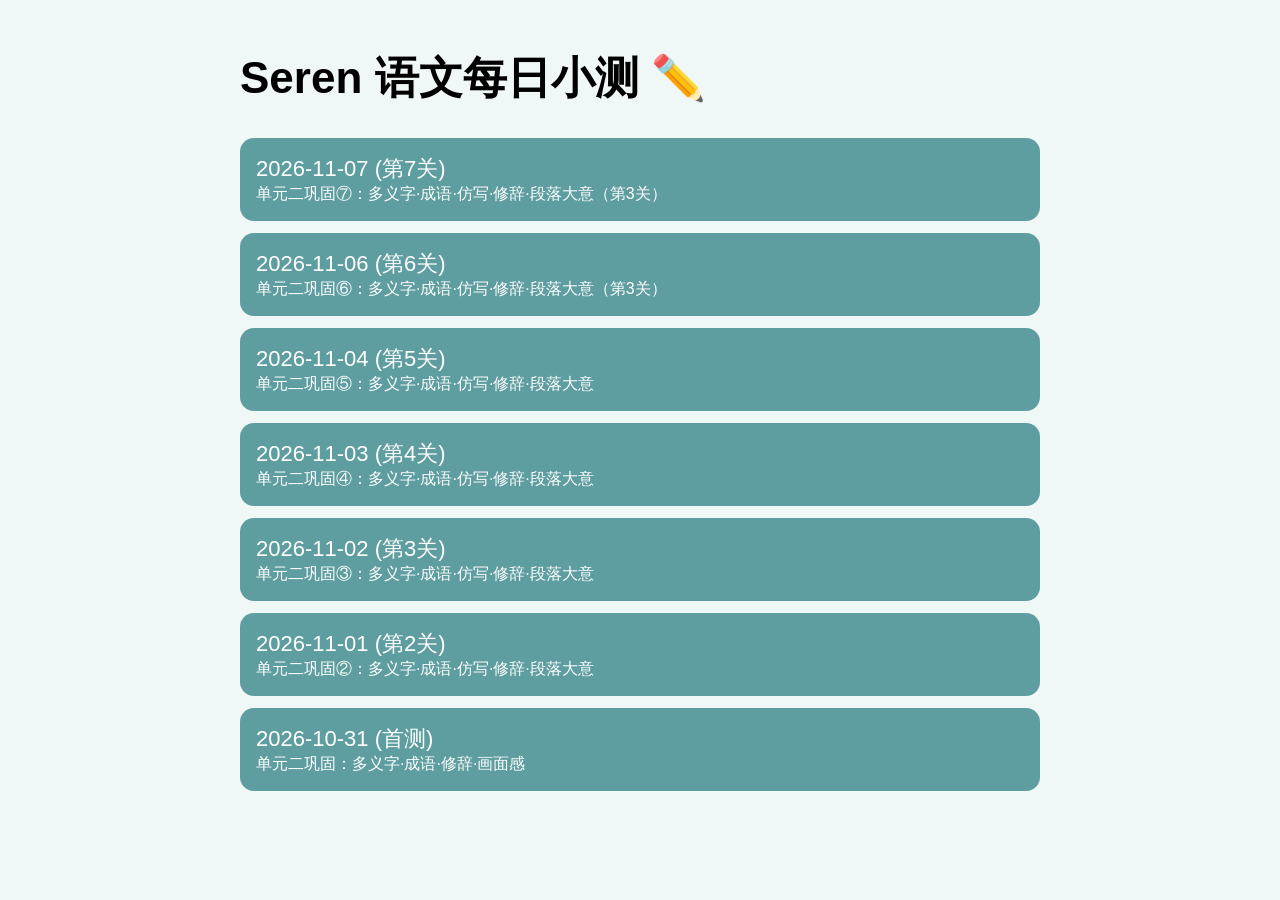
<file: index.html>
<!doctype html><html lang="zh-CN"><head><meta charset="utf-8"><meta name="viewport" content="width=device-width,initial-scale=1"><title>Kids Chinese Packs</title>
<style>body{font-family:-apple-system,"PingFang SC",sans-serif;max-width:800px;margin:auto;padding:20px;font-size:22px;background:#f0f7f7}a{display:block;background:#5f9ea0;color:#fff;padding:16px;border-radius:14px;text-decoration:none;margin:12px 0}small{display:block;font-size:16px}</style></head><body>
<h1>Seren 语文每日小测 ✏️</h1><a href="2026-11-07/">2026-11-07 (第7关)<small>单元二巩固⑦：多义字·成语·仿写·修辞·段落大意（第3关）</small></a><a href="2026-11-06/">2026-11-06 (第6关)<small>单元二巩固⑥：多义字·成语·仿写·修辞·段落大意（第3关）</small></a><a href="2026-11-04/">2026-11-04 (第5关)<small>单元二巩固⑤：多义字·成语·仿写·修辞·段落大意</small></a><a href="2026-11-03/">2026-11-03 (第4关)<small>单元二巩固④：多义字·成语·仿写·修辞·段落大意</small></a><a href="2026-11-02/">2026-11-02 (第3关)<small>单元二巩固③：多义字·成语·仿写·修辞·段落大意</small></a><a href="2026-11-01/">2026-11-01 (第2关)<small>单元二巩固②：多义字·成语·仿写·修辞·段落大意</small></a><a href="2026-10-31/">2026-10-31 (首测)<small>单元二巩固：多义字·成语·修辞·画面感</small></a></body></html>
</file>
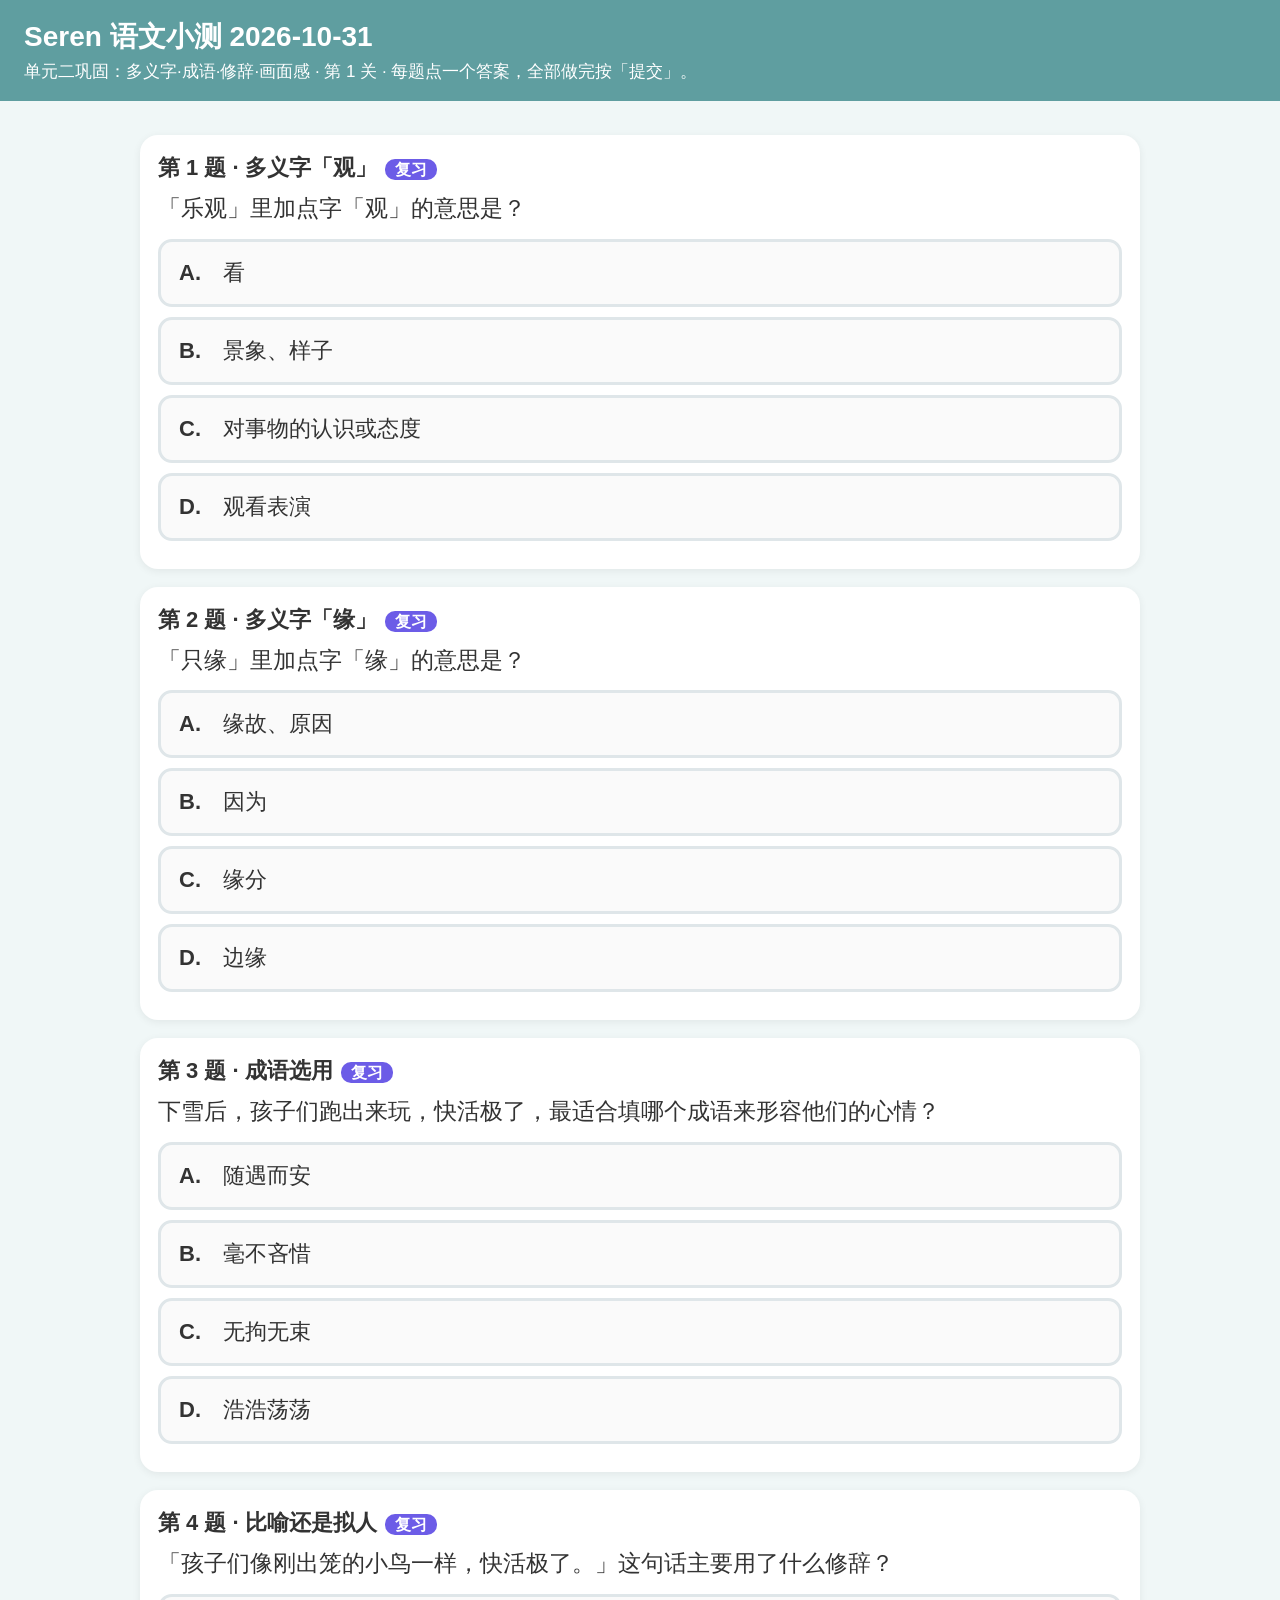
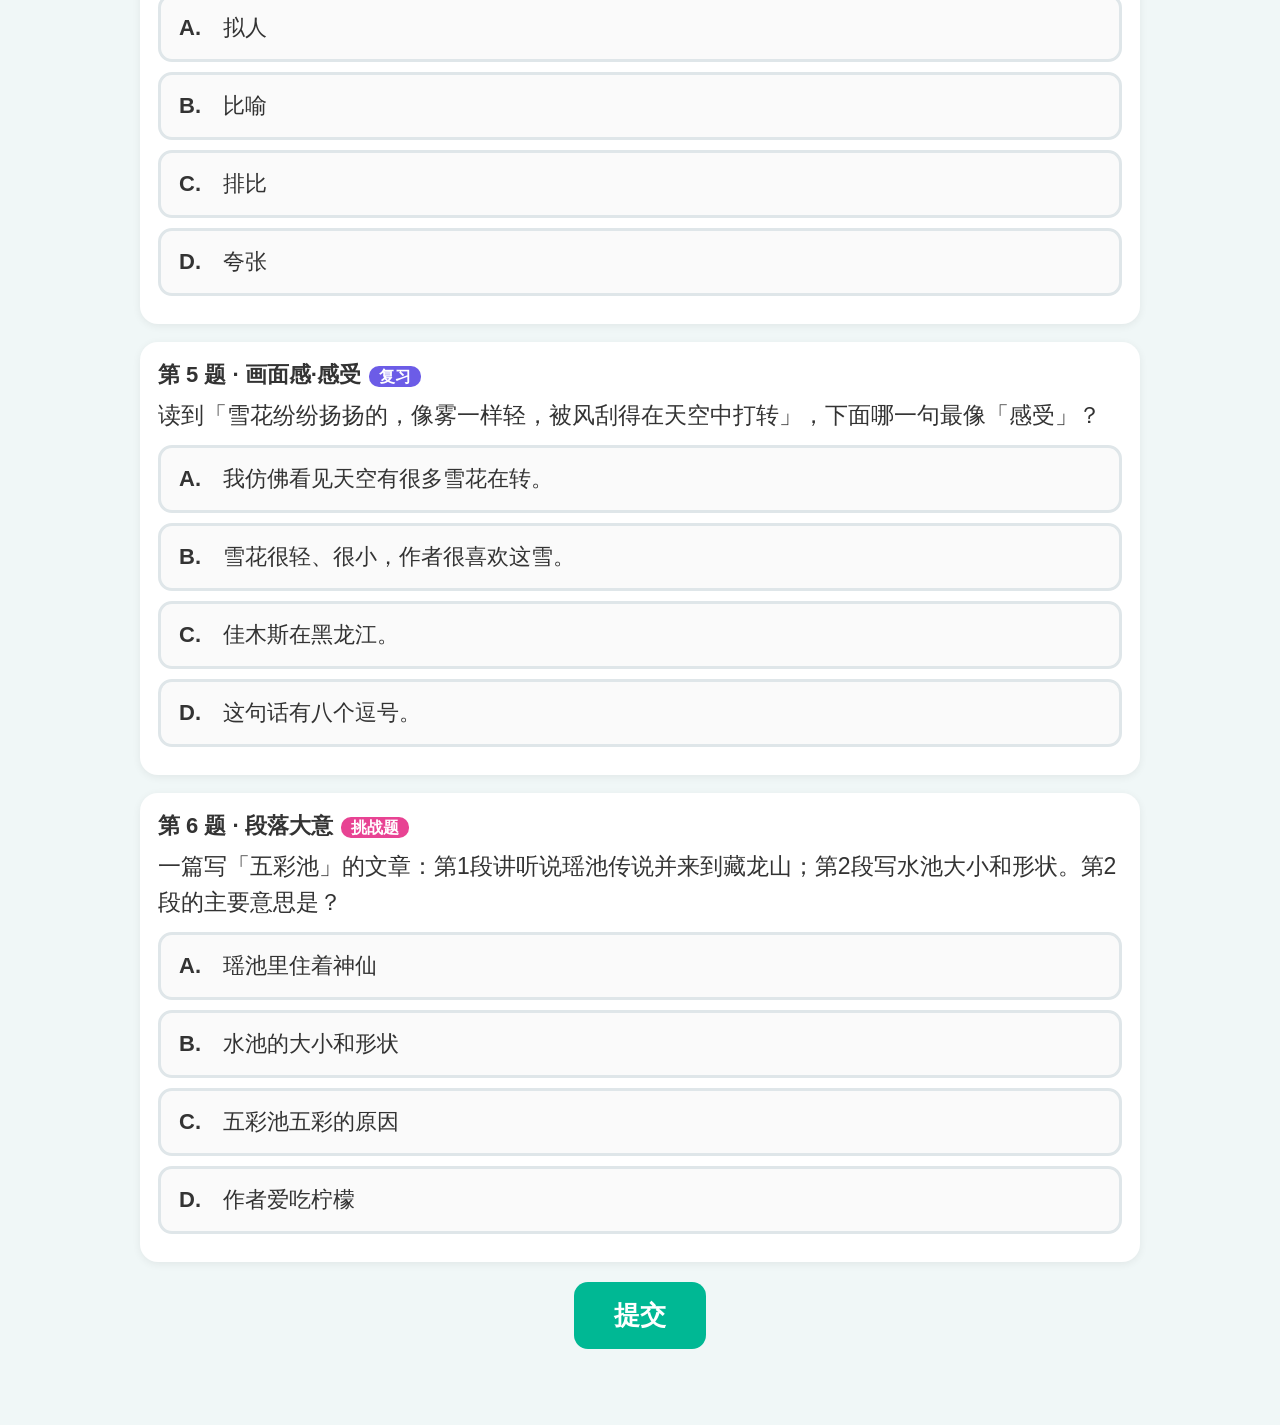
<file: 2026-10-31/index.html>
<!doctype html><html lang="zh-CN"><head><meta charset="utf-8">
<meta name="viewport" content="width=device-width,initial-scale=1,maximum-scale=1,user-scalable=no">
<title>Seren 语文小测 2026-10-31</title><link rel="stylesheet" href="../assets/quiz.css?v=1"></head><body>
<script>window.QUIZ={"date": "2026-10-31", "child": "Seren", "topic": "单元二巩固：多义字·成语·修辞·画面感", "level": 1, "questions": [{"title": "多义字「观」", "level": 1, "topic": "字义", "isReview": true, "q": "「乐观」里加点字「观」的意思是？", "options": {"A": "看", "B": "景象、样子", "C": "对事物的认识或态度", "D": "观看表演"}, "answer": "C", "explanation": "「乐观」指对事情抱积极的态度／看法，「观」＝认识或态度。不是「看」也不是「景象」。", "wrong": {"A": "「看」是「走马观花」一类的「观」。", "B": "「景象」是「天下奇观」一类的「观」。", "D": "题目问的是「乐观」这个词，不是看演出。"}, "mistakes": "把「观」一律当成「看」或「景象」。"}, {"title": "多义字「缘」", "level": 1, "topic": "字义", "isReview": true, "q": "「只缘」里加点字「缘」的意思是？", "options": {"A": "缘故、原因", "B": "因为", "C": "缘分", "D": "边缘"}, "answer": "B", "explanation": "「只缘」常表示「只因为」，「缘」在这里＝因为。", "wrong": {"A": "「缘故」是名词；「只缘」里的「缘」作「因为」讲。", "C": "「缘分」是「无缘／有缘」一类；「只缘」不是这个意思。", "D": "「边缘」跟这个词无关。"}, "mistakes": "把「缘」都当成「缘分」或「原因」。"}, {"title": "成语选用", "level": 1, "topic": "成语", "isReview": true, "q": "下雪后，孩子们跑出来玩，快活极了，最适合填哪个成语来形容他们的心情？", "options": {"A": "随遇而安", "B": "毫不吝惜", "C": "无拘无束", "D": "浩浩荡荡"}, "answer": "C", "explanation": "「无拘无束」形容自由自在、不受拘束，贴合孩子们玩雪的快活。", "wrong": {"A": "「随遇而安」是能适应环境，不强调欢快玩耍。", "B": "「毫不吝惜」指不吝啬，跟心情无关。", "D": "「浩浩荡荡」多形容声势浩大的队伍或水流。"}, "mistakes": "不看句子语境，只挑认识的成语。"}, {"title": "比喻还是拟人", "level": 1, "topic": "修辞", "isReview": true, "q": "「孩子们像刚出笼的小鸟一样，快活极了。」这句话主要用了什么修辞？", "options": {"A": "拟人", "B": "比喻", "C": "排比", "D": "夸张"}, "answer": "B", "explanation": "有「像……一样」，是把孩子比作小鸟，属于比喻。拟人是让物像人一样做事，这里孩子本来就是人。", "wrong": {"A": "孩子已经是人；这句是用「像」把孩子比作小鸟，是比喻。", "C": "排比要有三个以上结构相似的短语或句子。", "D": "没有故意把程度说得过分夸张。"}, "mistakes": "看到「快活」就当成拟人；忽略「像……一样」。"}, {"title": "画面感·感受", "level": 1, "topic": "阅读", "isReview": true, "q": "读到「雪花纷纷扬扬的，像雾一样轻，被风刮得在天空中打转」，下面哪一句最像「感受」？", "options": {"A": "我仿佛看见天空有很多雪花在转。", "B": "雪花很轻、很小，作者很喜欢这雪。", "C": "佳木斯在黑龙江。", "D": "这句话有八个逗号。"}, "answer": "B", "explanation": "「感受」要写出对景物的体会或作者的情感态度；只复述「看见什么」不够。", "wrong": {"A": "这是「仿佛看见」的画面，还缺少情感／态度类的感受。", "C": "这是注释里的地理知识，不是感受。", "D": "这是数标点，不是阅读感受。"}, "mistakes": "把「看见了什么」当成「感受到什么」。"}, {"title": "段落大意", "level": 1, "topic": "阅读", "challenge": true, "q": "一篇写「五彩池」的文章：第1段讲听说瑶池传说并来到藏龙山；第2段写水池大小和形状。第2段的主要意思是？", "options": {"A": "瑶池里住着神仙", "B": "水池的大小和形状", "C": "五彩池五彩的原因", "D": "作者爱吃柠檬"}, "answer": "B", "explanation": "抓段落里反复写的内容：大小、形状（葫芦、镰刀、盘子、莲花等）→ 大意是水池的大小和形状。", "wrong": {"A": "那是传说／开头段的内容，不是第2段重点。", "C": "「五彩的原因」通常在更后面的段落。", "D": "文中没有这个意思。"}, "mistakes": "把全文中心或别段内容当成这一段的大意。"}]};</script><script src="../assets/quiz.js?v=1"></script></body></html>
</file>
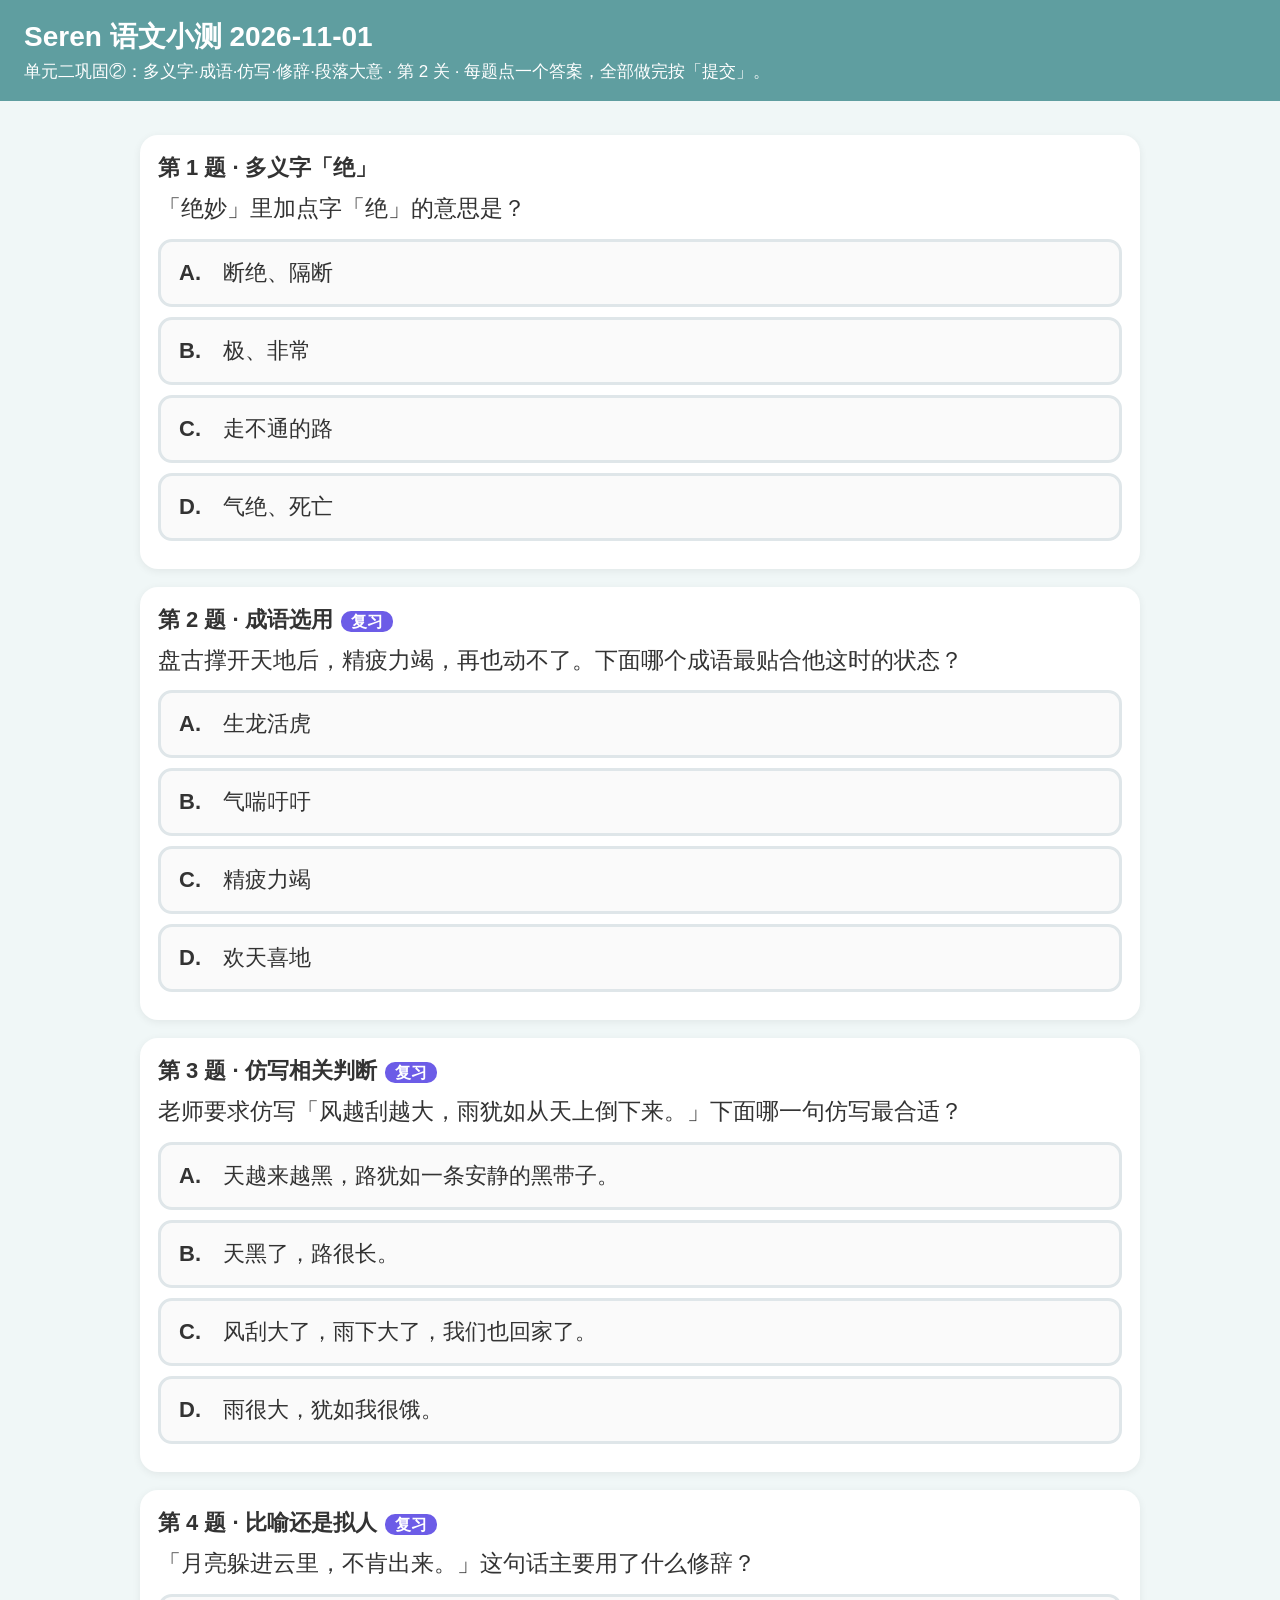
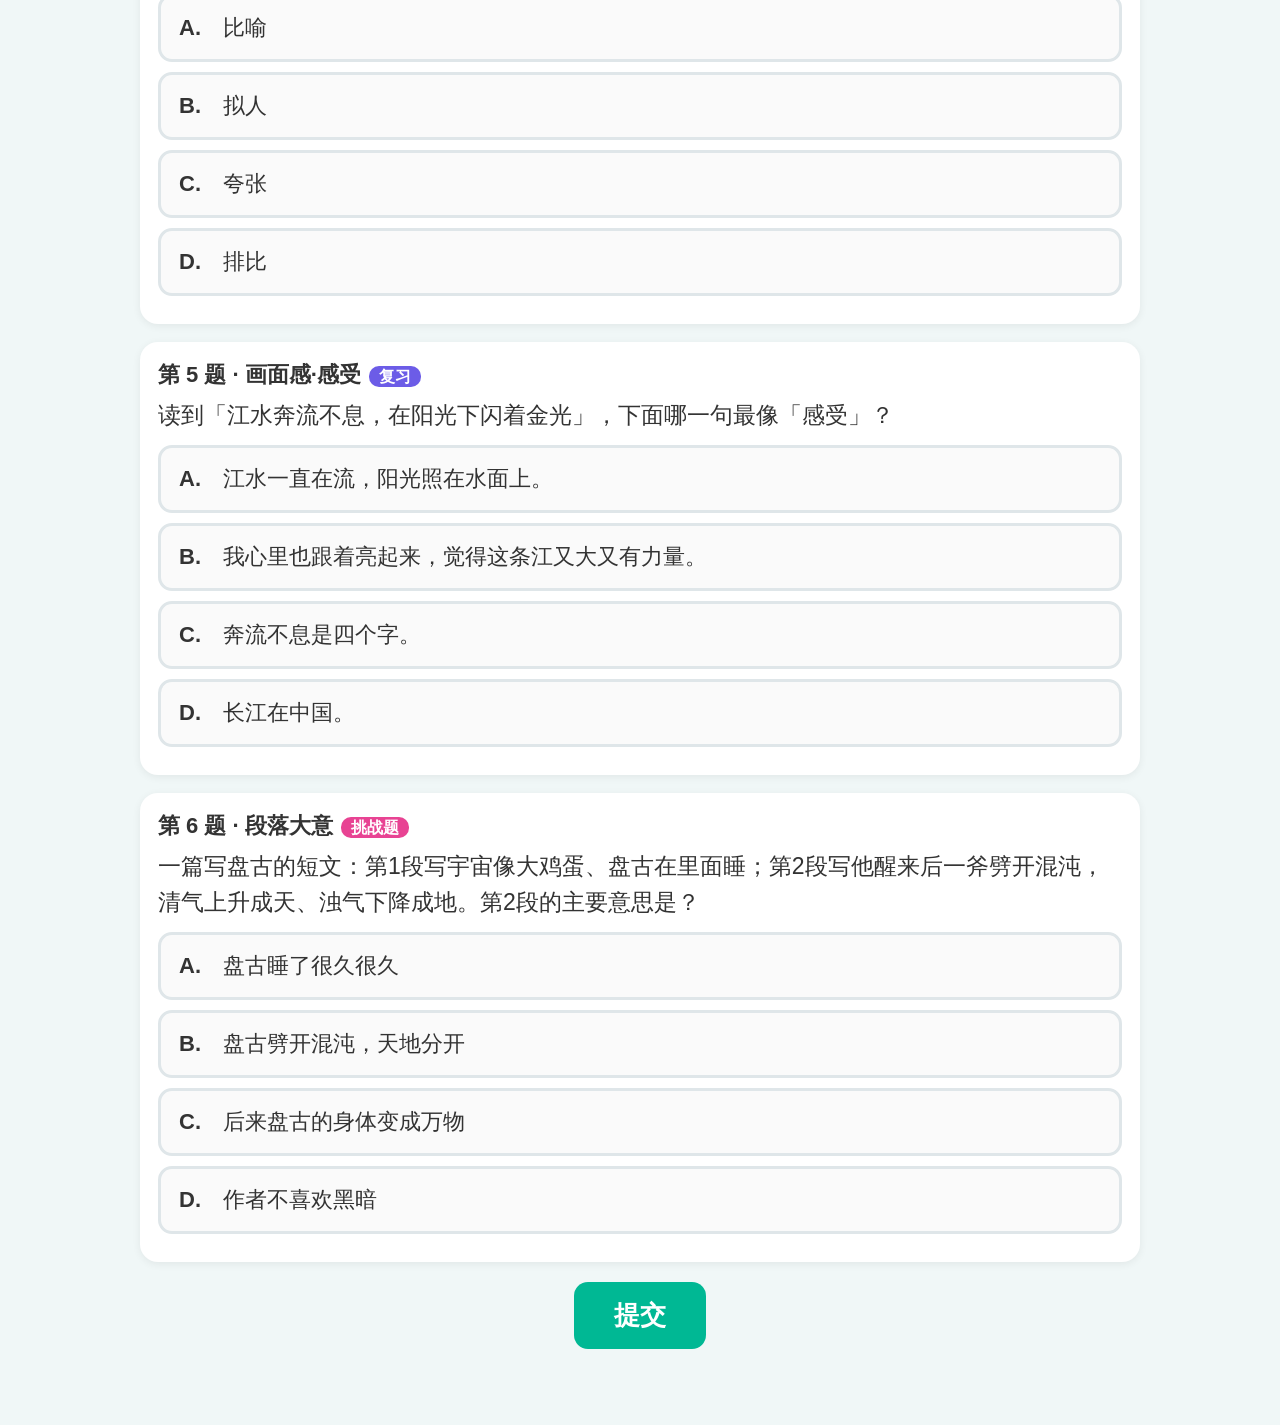
<file: 2026-11-01/index.html>
<!doctype html><html lang="zh-CN"><head><meta charset="utf-8">
<meta name="viewport" content="width=device-width,initial-scale=1,maximum-scale=1,user-scalable=no">
<title>Seren 语文小测 2026-11-01</title><link rel="stylesheet" href="../assets/quiz.css?v=1"></head><body>
<script>window.QUIZ={"date": "2026-11-01", "child": "Seren", "topic": "单元二巩固②：多义字·成语·仿写·修辞·段落大意", "level": 2, "questions": [{"title": "多义字「绝」", "level": 2, "topic": "字义", "isReview": false, "q": "「绝妙」里加点字「绝」的意思是？", "options": {"A": "断绝、隔断", "B": "极、非常", "C": "走不通的路", "D": "气绝、死亡"}, "answer": "B", "explanation": "「绝妙」指极其巧妙，「绝」在这里＝极、非常。", "wrong": {"A": "「断绝」是「绝交／绝食」一类的「绝」。", "C": "「绝路」才是走不通的意思。", "D": "「气绝」才跟死亡有关。"}, "mistakes": "把「绝」一律当成「断」或「死」。"}, {"title": "成语选用", "level": 2, "topic": "成语", "isReview": true, "q": "盘古撑开天地后，精疲力竭，再也动不了。下面哪个成语最贴合他这时的状态？", "options": {"A": "生龙活虎", "B": "气喘吁吁", "C": "精疲力竭", "D": "欢天喜地"}, "answer": "C", "explanation": "「精疲力竭」就是精神力气都用尽了，正是盘古开天地后的状态。", "wrong": {"A": "「生龙活虎」形容精神饱满，正好相反。", "B": "「气喘吁吁」只强调喘气急，程度比「精疲力竭」轻。", "D": "「欢天喜地」写开心，跟累无关。"}, "mistakes": "只挑认识的词，不看语境是「累到极限」。"}, {"title": "仿写相关判断", "level": 2, "topic": "仿写", "isReview": true, "q": "老师要求仿写「风越刮越大，雨犹如从天上倒下来。」下面哪一句仿写最合适？", "options": {"A": "天越来越黑，路犹如一条安静的黑带子。", "B": "天黑了，路很长。", "C": "风刮大了，雨下大了，我们也回家了。", "D": "雨很大，犹如我很饿。"}, "answer": "A", "explanation": "原句用了「越……越……」写变化，又用「犹如」打比方。A 同样有程度变化＋比喻。", "wrong": {"B": "只有叙述，没有「越……越……」也没有「犹如」。", "C": "只是并列结果，没有仿到句式重点。", "D": "「犹如」后面应是形象的比喻，不是「我很饿」这种不相关感受。"}, "mistakes": "只抄意思、丢掉句式；或「犹如」后接不相干内容。"}, {"title": "比喻还是拟人", "level": 2, "topic": "修辞", "isReview": true, "q": "「月亮躲进云里，不肯出来。」这句话主要用了什么修辞？", "options": {"A": "比喻", "B": "拟人", "C": "夸张", "D": "排比"}, "answer": "B", "explanation": "月亮被写成会「躲」「不肯」，像人一样有动作和意愿，是拟人。没有「像／仿佛／犹如」。", "wrong": {"A": "没有用「像……」把月亮比作别的事物。", "C": "没有故意把程度说得过分。", "D": "排比要有三个以上结构相似的短语或句子。"}, "mistakes": "把「月亮」相关句子一律当成比喻；忽略「躲／不肯」这类人的动作。"}, {"title": "画面感·感受", "level": 2, "topic": "阅读", "isReview": true, "q": "读到「江水奔流不息，在阳光下闪着金光」，下面哪一句最像「感受」？", "options": {"A": "江水一直在流，阳光照在水面上。", "B": "我心里也跟着亮起来，觉得这条江又大又有力量。", "C": "奔流不息是四个字。", "D": "长江在中国。"}, "answer": "B", "explanation": "「感受」要写出自己的心情、态度或体会；A 只是复述画面。", "wrong": {"A": "这是「看见了什么」，还缺少情感／态度。", "C": "这是数汉字，不是阅读感受。", "D": "这是地理知识，不是感受。"}, "mistakes": "把「看见了什么」当成「感受到什么」。"}, {"title": "段落大意", "level": 2, "topic": "阅读", "challenge": true, "q": "一篇写盘古的短文：第1段写宇宙像大鸡蛋、盘古在里面睡；第2段写他醒来后一斧劈开混沌，清气上升成天、浊气下降成地。第2段的主要意思是？", "options": {"A": "盘古睡了很久很久", "B": "盘古劈开混沌，天地分开", "C": "后来盘古的身体变成万物", "D": "作者不喜欢黑暗"}, "answer": "B", "explanation": "第2段核心动作是「劈开」以及清气／浊气变成天地，大意就是盘古劈开混沌、天地分开。", "wrong": {"A": "那是第1段的内容。", "C": "身体变万物通常在更后面的段落。", "D": "文中没有这个意思。"}, "mistakes": "把别段内容或全文结局当成这一段的大意。"}]};</script><script src="../assets/quiz.js?v=1"></script></body></html>
</file>
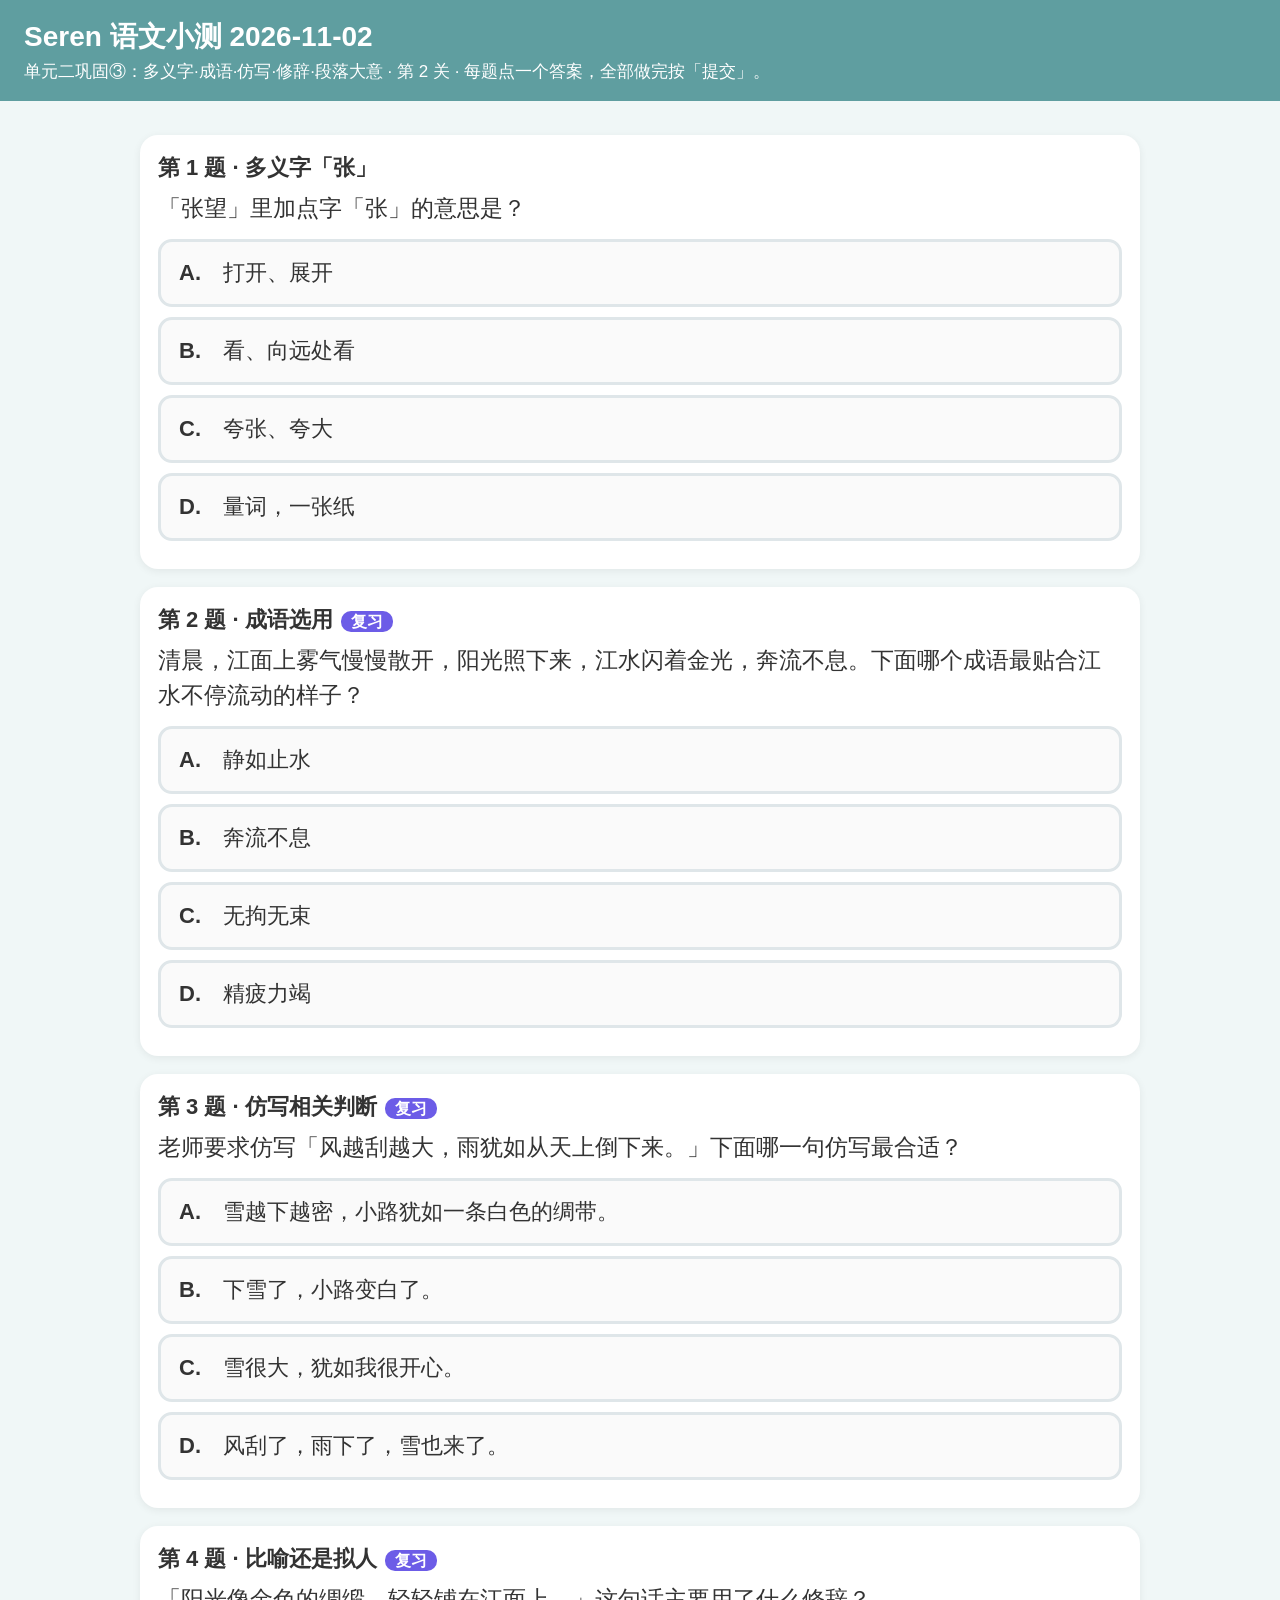
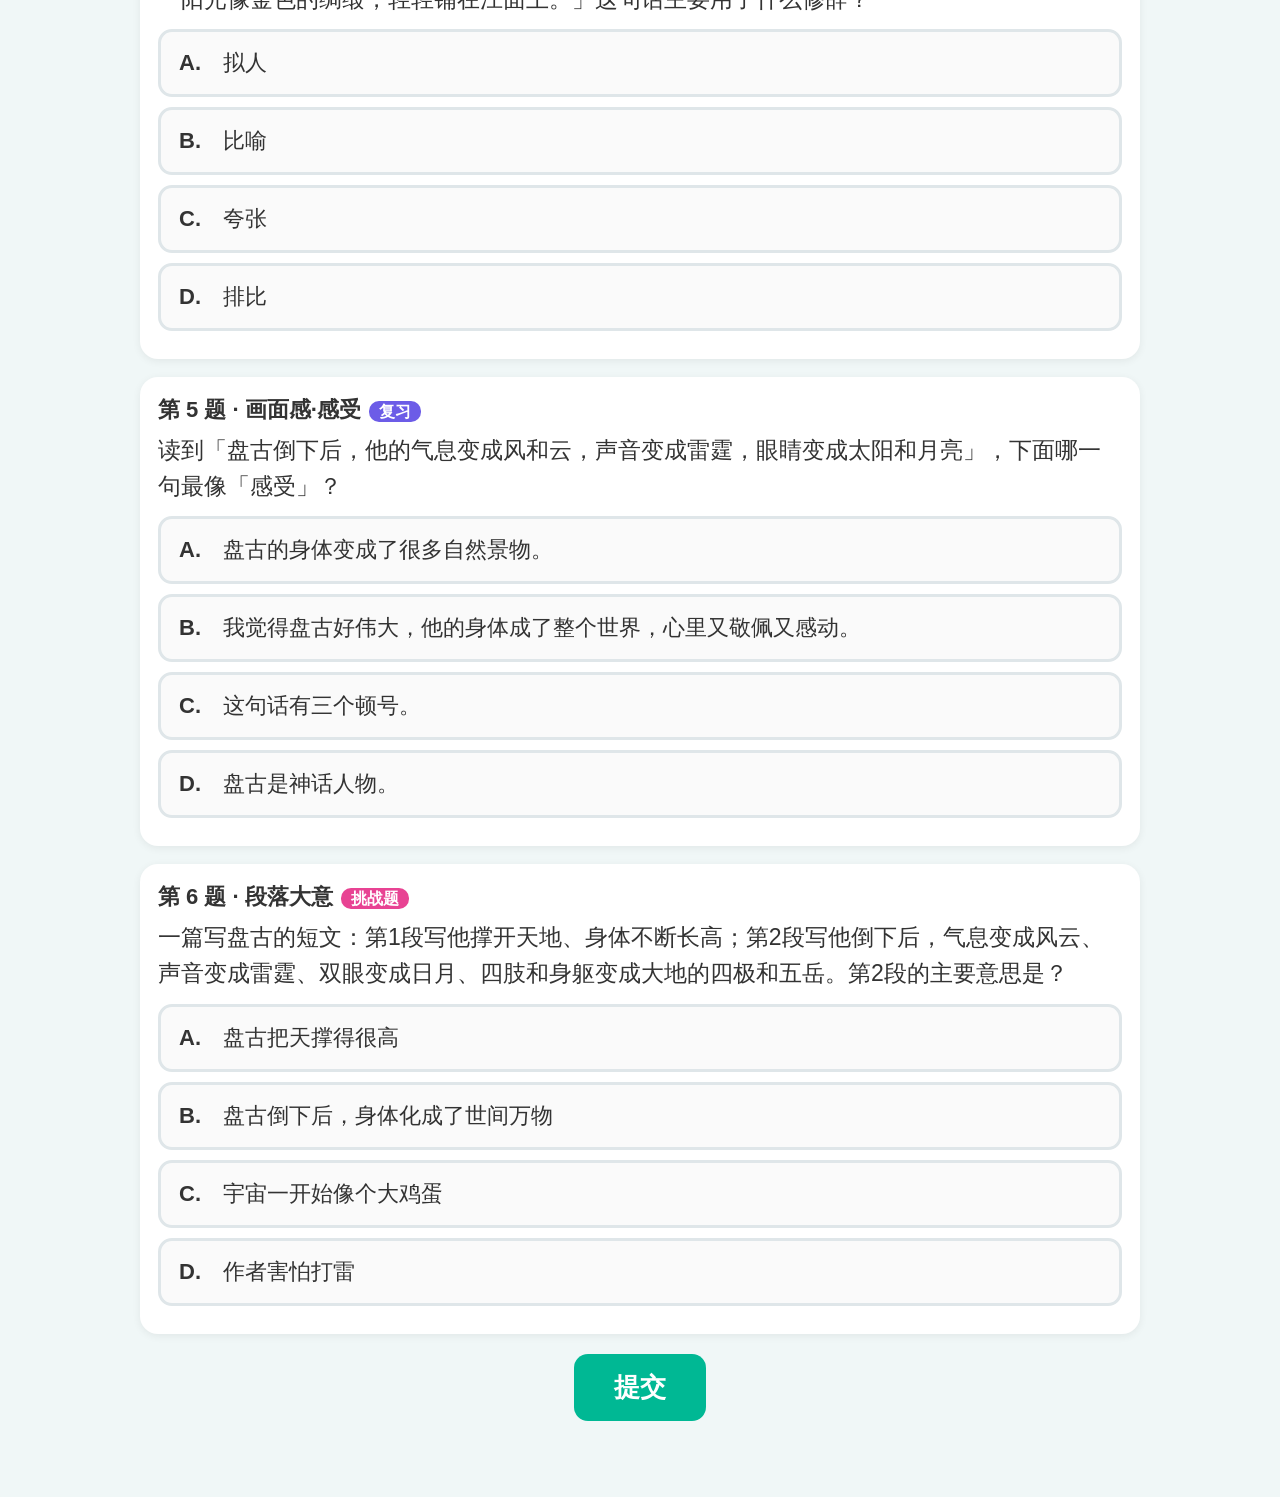
<file: 2026-11-02/index.html>
<!doctype html><html lang="zh-CN"><head><meta charset="utf-8">
<meta name="viewport" content="width=device-width,initial-scale=1,maximum-scale=1,user-scalable=no">
<title>Seren 语文小测 2026-11-02</title><link rel="stylesheet" href="../assets/quiz.css?v=1"></head><body>
<script>window.QUIZ={"date": "2026-11-02", "child": "Seren", "topic": "单元二巩固③：多义字·成语·仿写·修辞·段落大意", "level": 2, "questions": [{"title": "多义字「张」", "level": 2, "topic": "字义", "isReview": false, "q": "「张望」里加点字「张」的意思是？", "options": {"A": "打开、展开", "B": "看、向远处看", "C": "夸张、夸大", "D": "量词，一张纸"}, "answer": "B", "explanation": "「张望」指向四周或远处看，「张」在这里跟「看」有关。", "wrong": {"A": "「张开嘴巴」一类才是打开、展开。", "C": "「夸张」才是夸大的意思。", "D": "量词「一张」跟「张望」无关。"}, "mistakes": "把「张」一律当成「打开」或量词。"}, {"title": "成语选用", "level": 2, "topic": "成语", "isReview": true, "q": "清晨，江面上雾气慢慢散开，阳光照下来，江水闪着金光，奔流不息。下面哪个成语最贴合江水不停流动的样子？", "options": {"A": "静如止水", "B": "奔流不息", "C": "无拘无束", "D": "精疲力竭"}, "answer": "B", "explanation": "「奔流不息」就是水流很快、不停地流，正贴合江水一直向前的样子。", "wrong": {"A": "「静如止水」形容非常平静，跟奔流相反。", "C": "「无拘无束」多形容人自由自在，不是写江水。", "D": "「精疲力竭」写人累到极点，跟江水无关。"}, "mistakes": "只挑认识的成语，不看「江水不停流动」这个语境。"}, {"title": "仿写相关判断", "level": 2, "topic": "仿写", "isReview": true, "q": "老师要求仿写「风越刮越大，雨犹如从天上倒下来。」下面哪一句仿写最合适？", "options": {"A": "雪越下越密，小路犹如一条白色的绸带。", "B": "下雪了，小路变白了。", "C": "雪很大，犹如我很开心。", "D": "风刮了，雨下了，雪也来了。"}, "answer": "A", "explanation": "原句有「越……越……」写变化，又有「犹如」打比方。A 同样有程度变化＋比喻。", "wrong": {"B": "只有叙述，没有「越……越……」也没有「犹如」。", "C": "「犹如」后面应是形象的比喻，不是「我很开心」这种不相关感受。", "D": "只是并列现象，没有仿到句式重点。"}, "mistakes": "只抄意思、丢掉句式；或「犹如」后接不相干内容。"}, {"title": "比喻还是拟人", "level": 2, "topic": "修辞", "isReview": true, "q": "「阳光像金色的绸缎，轻轻铺在江面上。」这句话主要用了什么修辞？", "options": {"A": "拟人", "B": "比喻", "C": "夸张", "D": "排比"}, "answer": "B", "explanation": "有「像……」，把阳光比作金色绸缎，是比喻。", "wrong": {"A": "虽然「铺」有一点动作感，但这句核心是「像……」的比喻；拟人要让物做人事（说话、微笑、不肯等）。", "C": "没有故意把程度说得过分。", "D": "排比要有三个以上结构相似的短语或句子。"}, "mistakes": "看到景物描写就当成拟人；忽略「像……」。"}, {"title": "画面感·感受", "level": 2, "topic": "阅读", "isReview": true, "q": "读到「盘古倒下后，他的气息变成风和云，声音变成雷霆，眼睛变成太阳和月亮」，下面哪一句最像「感受」？", "options": {"A": "盘古的身体变成了很多自然景物。", "B": "我觉得盘古好伟大，他的身体成了整个世界，心里又敬佩又感动。", "C": "这句话有三个顿号。", "D": "盘古是神话人物。"}, "answer": "B", "explanation": "「感受」要写出自己的心情、态度或体会；A 只是复述内容。", "wrong": {"A": "这是「看见／读到了什么」，还缺少情感／态度。", "C": "这是数标点，不是阅读感受。", "D": "这是常识判断，不是感受。"}, "mistakes": "把「读到了什么」当成「感受到什么」。"}, {"title": "段落大意", "level": 2, "topic": "阅读", "challenge": true, "q": "一篇写盘古的短文：第1段写他撑开天地、身体不断长高；第2段写他倒下后，气息变成风云、声音变成雷霆、双眼变成日月、四肢和身躯变成大地的四极和五岳。第2段的主要意思是？", "options": {"A": "盘古把天撑得很高", "B": "盘古倒下后，身体化成了世间万物", "C": "宇宙一开始像个大鸡蛋", "D": "作者害怕打雷"}, "answer": "B", "explanation": "第2段反复写「变成……」，核心是盘古倒下后身体化成万物。", "wrong": {"A": "那是第1段「撑开／长高」的内容。", "C": "那通常是开头段的内容。", "D": "文中没有这个意思。"}, "mistakes": "把别段内容或个人联想当成这一段的大意。"}]};</script><script src="../assets/quiz.js?v=1"></script></body></html>
</file>
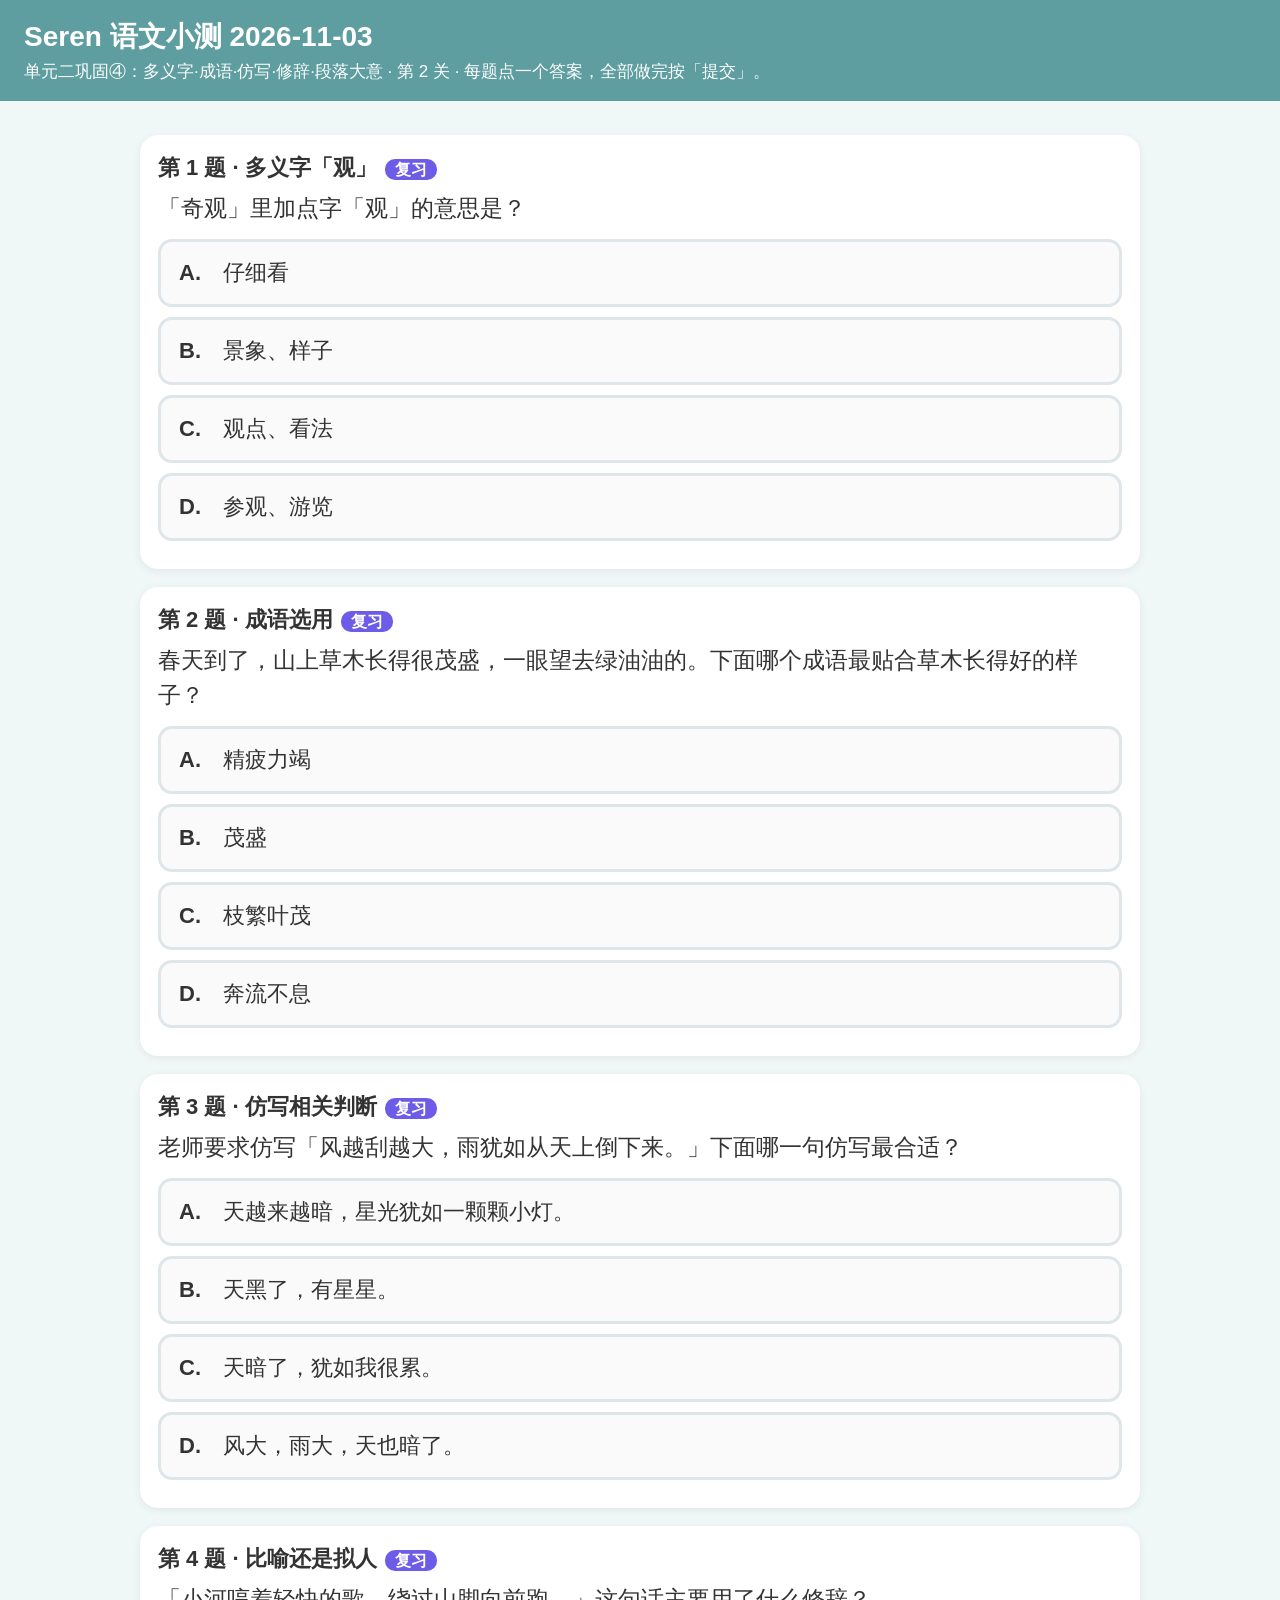
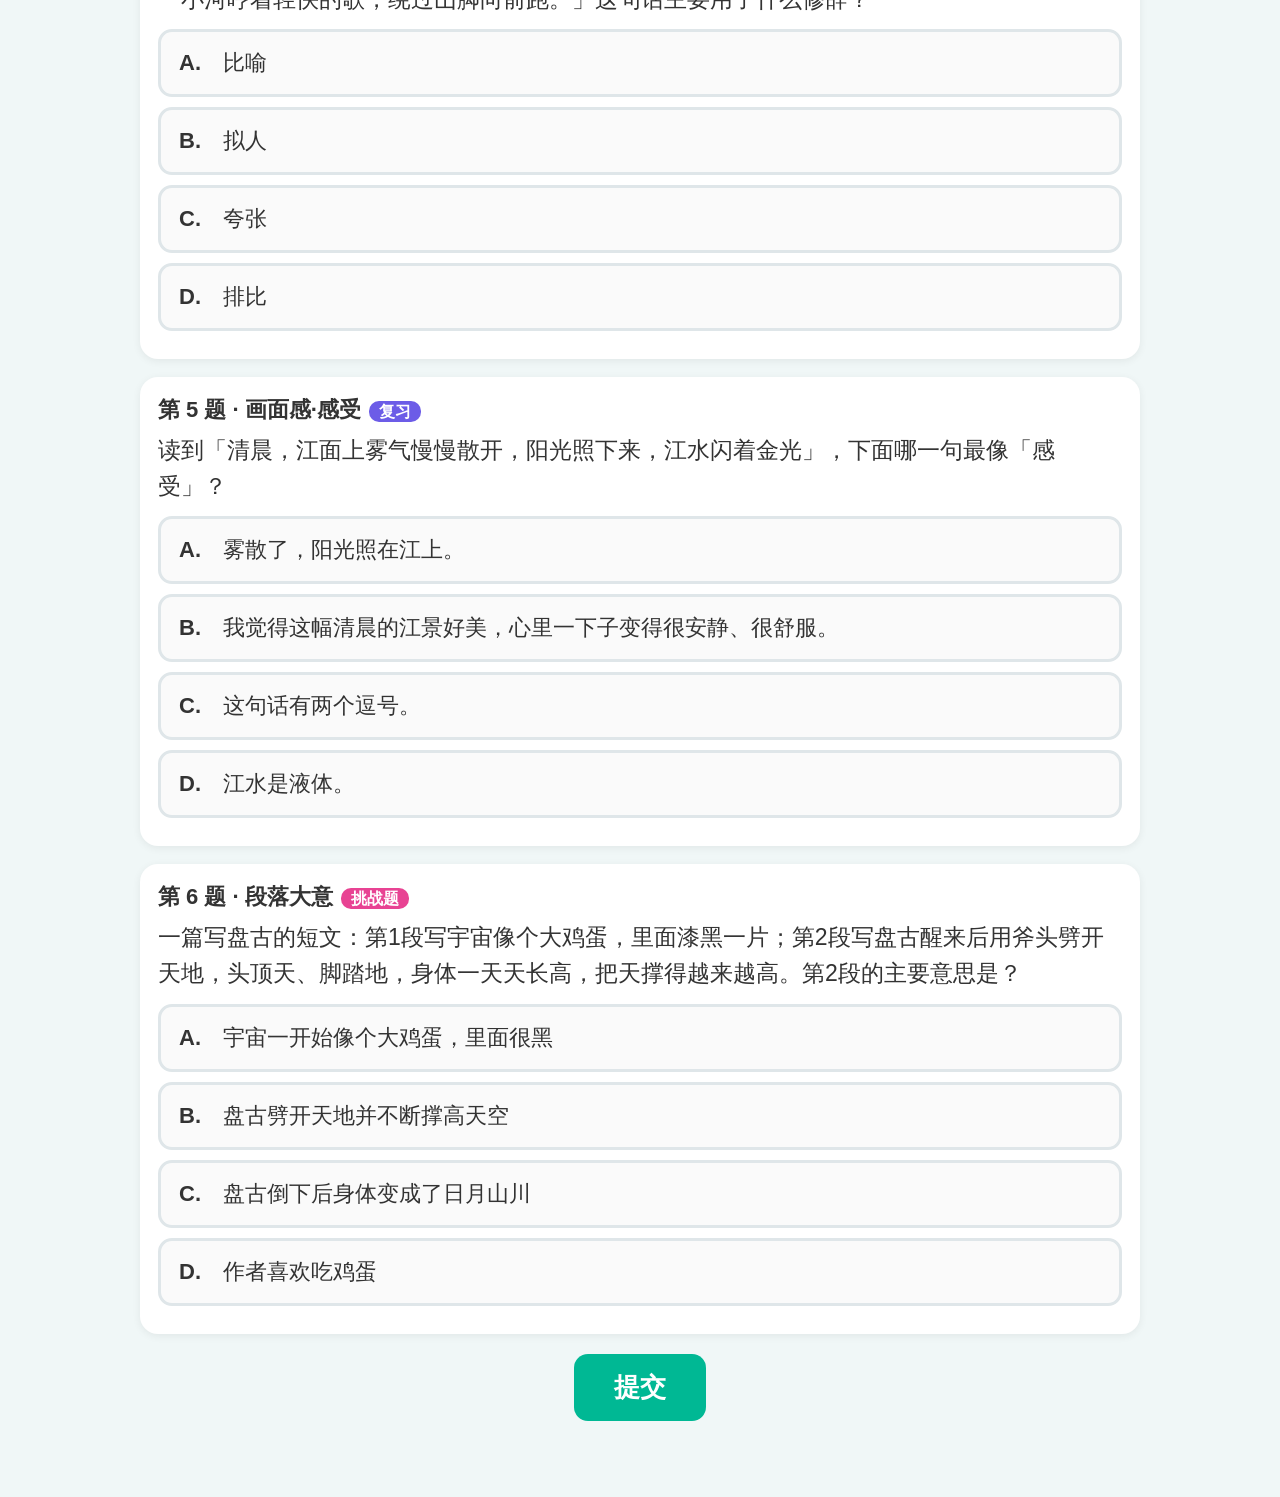
<file: 2026-11-03/index.html>
<!doctype html><html lang="zh-CN"><head><meta charset="utf-8">
<meta name="viewport" content="width=device-width,initial-scale=1,maximum-scale=1,user-scalable=no">
<title>Seren 语文小测 2026-11-03</title><link rel="stylesheet" href="../assets/quiz.css?v=1"></head><body>
<script>window.QUIZ={"date": "2026-11-03", "child": "Seren", "topic": "单元二巩固④：多义字·成语·仿写·修辞·段落大意", "level": 2, "questions": [{"title": "多义字「观」", "level": 2, "topic": "字义", "isReview": true, "q": "「奇观」里加点字「观」的意思是？", "options": {"A": "仔细看", "B": "景象、样子", "C": "观点、看法", "D": "参观、游览"}, "answer": "B", "explanation": "「奇观」指奇特的景象，「观」在这里＝景象、样子。", "wrong": {"A": "「观察」才是仔细看的意思。", "C": "「观点」才是看法。", "D": "「参观」才是去看、游览。"}, "mistakes": "把「观」一律当成「看」或「看法」。"}, {"title": "成语选用", "level": 2, "topic": "成语", "isReview": true, "q": "春天到了，山上草木长得很茂盛，一眼望去绿油油的。下面哪个成语最贴合草木长得好的样子？", "options": {"A": "精疲力竭", "B": "茂盛", "C": "枝繁叶茂", "D": "奔流不息"}, "answer": "C", "explanation": "「枝繁叶茂」形容枝叶又多又密，正贴合草木长得很茂盛的样子。", "wrong": {"A": "「精疲力竭」写人累到极点，跟草木无关。", "B": "「茂盛」是词语，但题目要选成语；选项里更贴合的是「枝繁叶茂」。", "D": "「奔流不息」写水流不停，不是写草木。"}, "mistakes": "把普通词语当成成语，或不看「草木长得好」的语境。"}, {"title": "仿写相关判断", "level": 2, "topic": "仿写", "isReview": true, "q": "老师要求仿写「风越刮越大，雨犹如从天上倒下来。」下面哪一句仿写最合适？", "options": {"A": "天越来越暗，星光犹如一颗颗小灯。", "B": "天黑了，有星星。", "C": "天暗了，犹如我很累。", "D": "风大，雨大，天也暗了。"}, "answer": "A", "explanation": "原句有「越……越……」写变化，又有「犹如」打比方。A 同样有程度变化＋形象比喻。", "wrong": {"B": "只有叙述，没有「越……越……」也没有「犹如」。", "C": "「犹如」后面应是形象的比喻，不是「我很累」这种不相关感受。", "D": "只是并列现象，没有仿到句式重点。"}, "mistakes": "只抄意思、丢掉句式；或「犹如」后接不相干内容。"}, {"title": "比喻还是拟人", "level": 2, "topic": "修辞", "isReview": true, "q": "「小河哼着轻快的歌，绕过山脚向前跑。」这句话主要用了什么修辞？", "options": {"A": "比喻", "B": "拟人", "C": "夸张", "D": "排比"}, "answer": "B", "explanation": "小河「哼歌」「向前跑」，是把物当人来写，属于拟人。", "wrong": {"A": "没有「像／仿佛／犹如」这类比喻词，也没有把一物比作另一物。", "C": "没有故意把程度说得过分。", "D": "排比要有三个以上结构相似的短语或句子。"}, "mistakes": "看到景物就当成比喻；忽略「做人事」才是拟人。"}, {"title": "画面感·感受", "level": 2, "topic": "阅读", "isReview": true, "q": "读到「清晨，江面上雾气慢慢散开，阳光照下来，江水闪着金光」，下面哪一句最像「感受」？", "options": {"A": "雾散了，阳光照在江上。", "B": "我觉得这幅清晨的江景好美，心里一下子变得很安静、很舒服。", "C": "这句话有两个逗号。", "D": "江水是液体。"}, "answer": "B", "explanation": "「感受」要写出自己的心情、态度或体会；A 只是复述内容。", "wrong": {"A": "这是「看见／读到了什么」，还缺少情感／态度。", "C": "这是数标点，不是阅读感受。", "D": "这是常识判断，不是感受。"}, "mistakes": "把「读到了什么」当成「感受到什么」。"}, {"title": "段落大意", "level": 2, "topic": "阅读", "challenge": true, "q": "一篇写盘古的短文：第1段写宇宙像个大鸡蛋，里面漆黑一片；第2段写盘古醒来后用斧头劈开天地，头顶天、脚踏地，身体一天天长高，把天撑得越来越高。第2段的主要意思是？", "options": {"A": "宇宙一开始像个大鸡蛋，里面很黑", "B": "盘古劈开天地并不断撑高天空", "C": "盘古倒下后身体变成了日月山川", "D": "作者喜欢吃鸡蛋"}, "answer": "B", "explanation": "第2段反复写「劈开」「头顶天」「长高」「撑高」，核心是盘古开天并撑高天空。", "wrong": {"A": "那是第1段开头的内容。", "C": "那通常是后面「化身万物」段的内容。", "D": "文中没有这个意思。"}, "mistakes": "把别段内容或个人联想当成这一段的大意。"}]};</script><script src="../assets/quiz.js?v=1"></script></body></html>
</file>
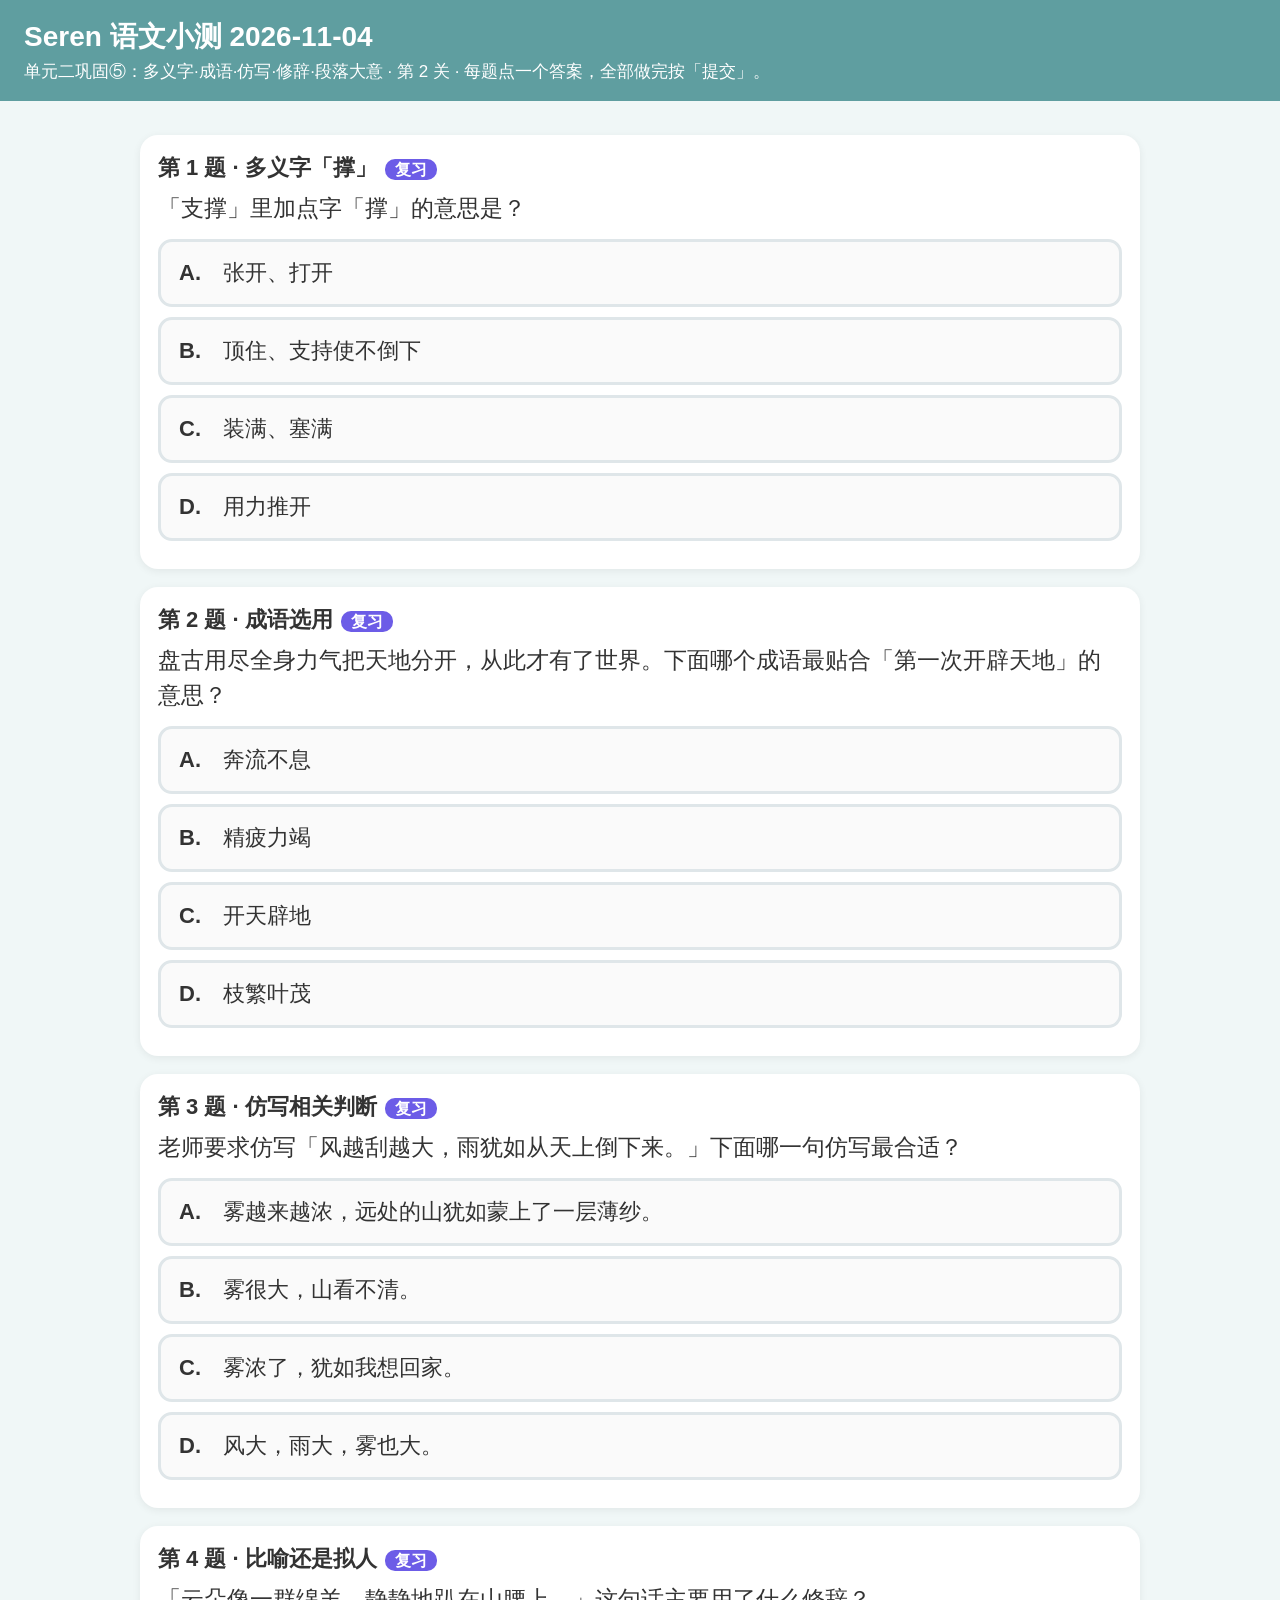
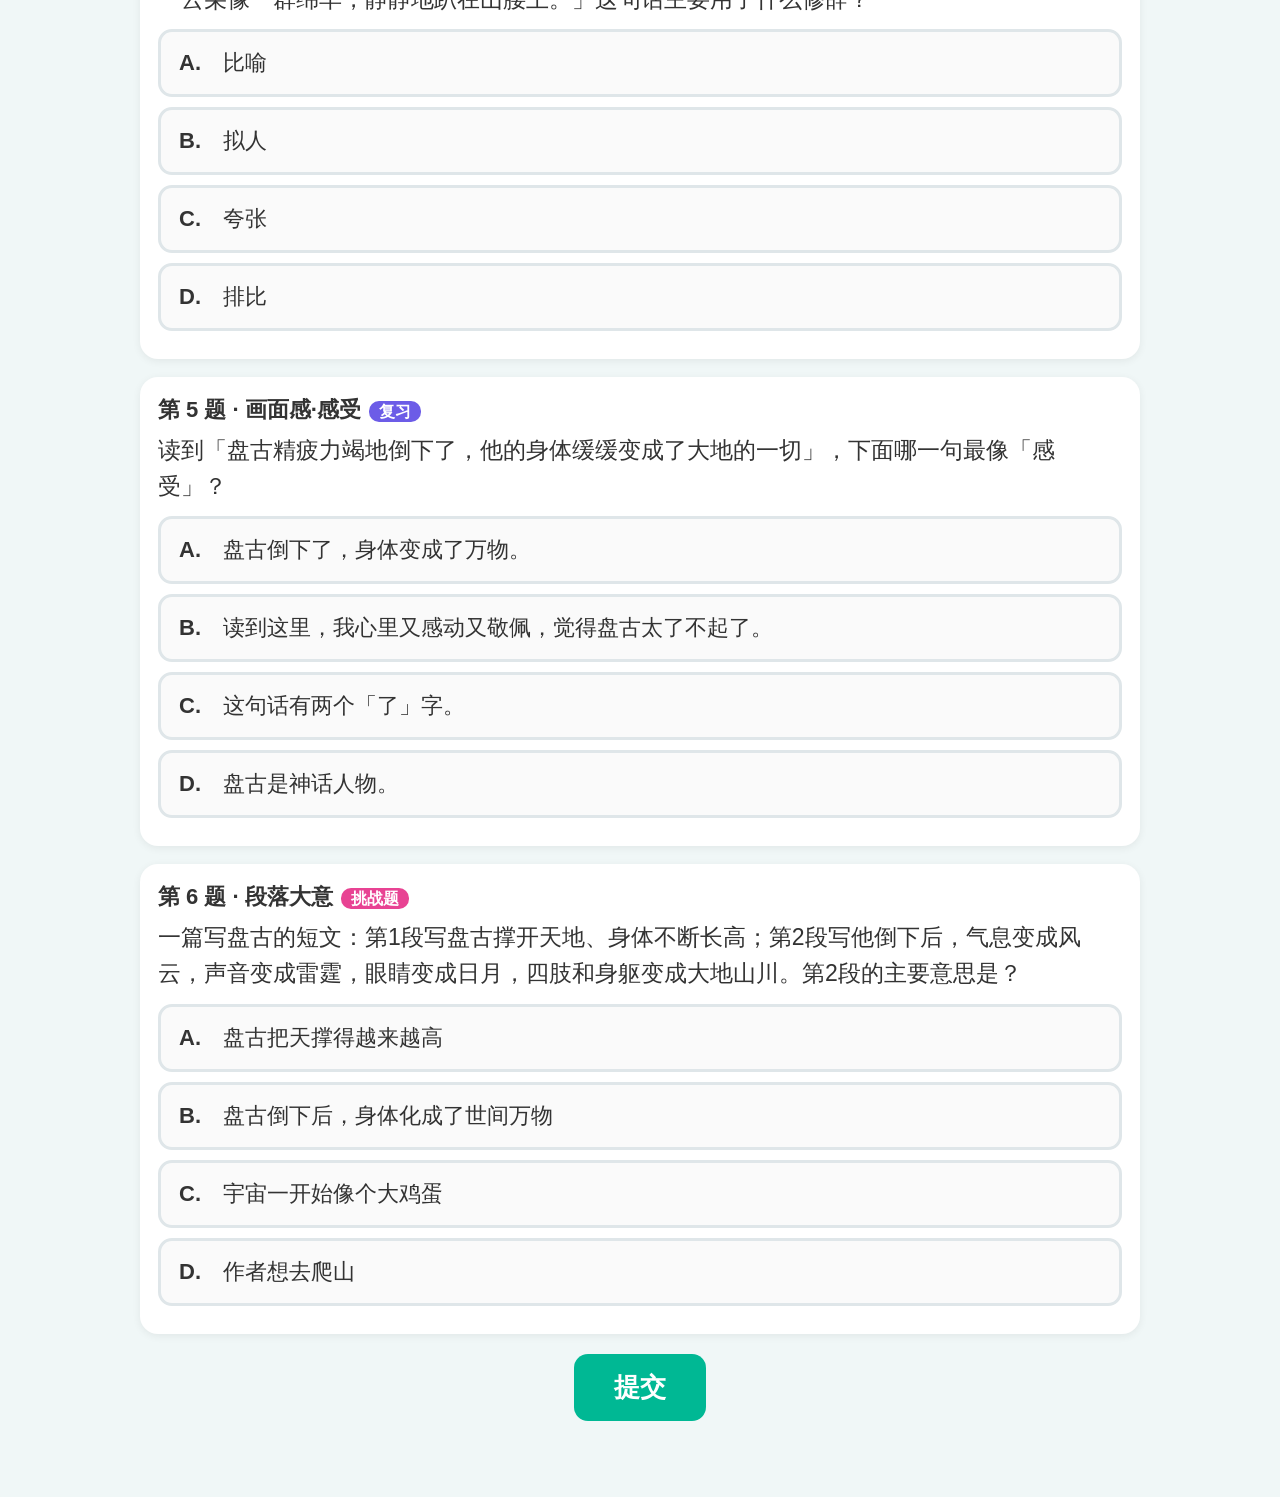
<file: 2026-11-04/index.html>
<!doctype html><html lang="zh-CN"><head><meta charset="utf-8">
<meta name="viewport" content="width=device-width,initial-scale=1,maximum-scale=1,user-scalable=no">
<title>Seren 语文小测 2026-11-04</title><link rel="stylesheet" href="../assets/quiz.css?v=1"></head><body>
<script>window.QUIZ={"date": "2026-11-04", "child": "Seren", "topic": "单元二巩固⑤：多义字·成语·仿写·修辞·段落大意", "level": 2, "questions": [{"title": "多义字「撑」", "level": 2, "topic": "字义", "isReview": true, "q": "「支撑」里加点字「撑」的意思是？", "options": {"A": "张开、打开", "B": "顶住、支持使不倒下", "C": "装满、塞满", "D": "用力推开"}, "answer": "B", "explanation": "「支撑」指顶住、支持，使不倒下；盘古用身体把天撑住，就是这个意思。", "wrong": {"A": "「撑开」有时有张开的意思，但「支撑」强调的是顶住、支持。", "C": "「撑」有时有装满的意思（如「撑破」），这里不是。", "D": "「推开」不是「支撑」里「撑」的意思。"}, "mistakes": "只记「撑开／装满」，忽略「顶住、支持」这一义。"}, {"title": "成语选用", "level": 2, "topic": "成语", "isReview": true, "q": "盘古用尽全身力气把天地分开，从此才有了世界。下面哪个成语最贴合「第一次开辟天地」的意思？", "options": {"A": "奔流不息", "B": "精疲力竭", "C": "开天辟地", "D": "枝繁叶茂"}, "answer": "C", "explanation": "「开天辟地」本指盘古开辟天地，也比喻前所未有、开创事业。这里正贴合「第一次开辟天地」。", "wrong": {"A": "「奔流不息」写水流不停，不是写开辟天地。", "B": "「精疲力竭」写人累到极点，说的是用力后的状态，不是「开辟」本身。", "D": "「枝繁叶茂」写草木茂盛，跟开辟天地无关。"}, "mistakes": "看到盘古就选「精疲力竭」，忽略题目问的是「开辟天地」。"}, {"title": "仿写相关判断", "level": 2, "topic": "仿写", "isReview": true, "q": "老师要求仿写「风越刮越大，雨犹如从天上倒下来。」下面哪一句仿写最合适？", "options": {"A": "雾越来越浓，远处的山犹如蒙上了一层薄纱。", "B": "雾很大，山看不清。", "C": "雾浓了，犹如我想回家。", "D": "风大，雨大，雾也大。"}, "answer": "A", "explanation": "原句有「越……越……」写变化，又有「犹如」打比方。A 同样有程度变化＋形象比喻。", "wrong": {"B": "只有叙述，没有「越……越……」也没有「犹如」。", "C": "「犹如」后面应是形象的比喻，不是「我想回家」这种不相关感受。", "D": "只是并列现象，没有仿到句式重点。"}, "mistakes": "只抄意思、丢掉句式；或「犹如」后接不相干内容。"}, {"title": "比喻还是拟人", "level": 2, "topic": "修辞", "isReview": true, "q": "「云朵像一群绵羊，静静地趴在山腰上。」这句话主要用了什么修辞？", "options": {"A": "比喻", "B": "拟人", "C": "夸张", "D": "排比"}, "answer": "A", "explanation": "把云朵比作绵羊，又有「像」，这是比喻。后面「趴」虽像拟人，但整句主要靠「像……」构成比喻。", "wrong": {"B": "虽然「趴」有一点拟人味道，但句子的核心是「像一群绵羊」——把一物比作另一物，主修辞是比喻。", "C": "没有故意把程度说得过分。", "D": "排比要有三个以上结构相似的短语或句子。"}, "mistakes": "看到「趴」就选拟人，忽略整句主要靠「像」打比方。"}, {"title": "画面感·感受", "level": 2, "topic": "阅读", "isReview": true, "q": "读到「盘古精疲力竭地倒下了，他的身体缓缓变成了大地的一切」，下面哪一句最像「感受」？", "options": {"A": "盘古倒下了，身体变成了万物。", "B": "读到这里，我心里又感动又敬佩，觉得盘古太了不起了。", "C": "这句话有两个「了」字。", "D": "盘古是神话人物。"}, "answer": "B", "explanation": "「感受」要写出自己的心情、态度或体会；A 只是复述内容。", "wrong": {"A": "这是「看见／读到了什么」，还缺少情感／态度。", "C": "这是数用词，不是阅读感受。", "D": "这是常识判断，不是感受。"}, "mistakes": "把「读到了什么」当成「感受到什么」。"}, {"title": "段落大意", "level": 2, "topic": "阅读", "challenge": true, "q": "一篇写盘古的短文：第1段写盘古撑开天地、身体不断长高；第2段写他倒下后，气息变成风云，声音变成雷霆，眼睛变成日月，四肢和身躯变成大地山川。第2段的主要意思是？", "options": {"A": "盘古把天撑得越来越高", "B": "盘古倒下后，身体化成了世间万物", "C": "宇宙一开始像个大鸡蛋", "D": "作者想去爬山"}, "answer": "B", "explanation": "第2段反复写「变成……」，核心是盘古化身万物。", "wrong": {"A": "那是第1段「撑天」的内容。", "C": "那通常是开头写宇宙混沌的内容。", "D": "文中没有这个意思。"}, "mistakes": "把别段内容或个人联想当成这一段的大意。"}]};</script><script src="../assets/quiz.js?v=1"></script></body></html>
</file>
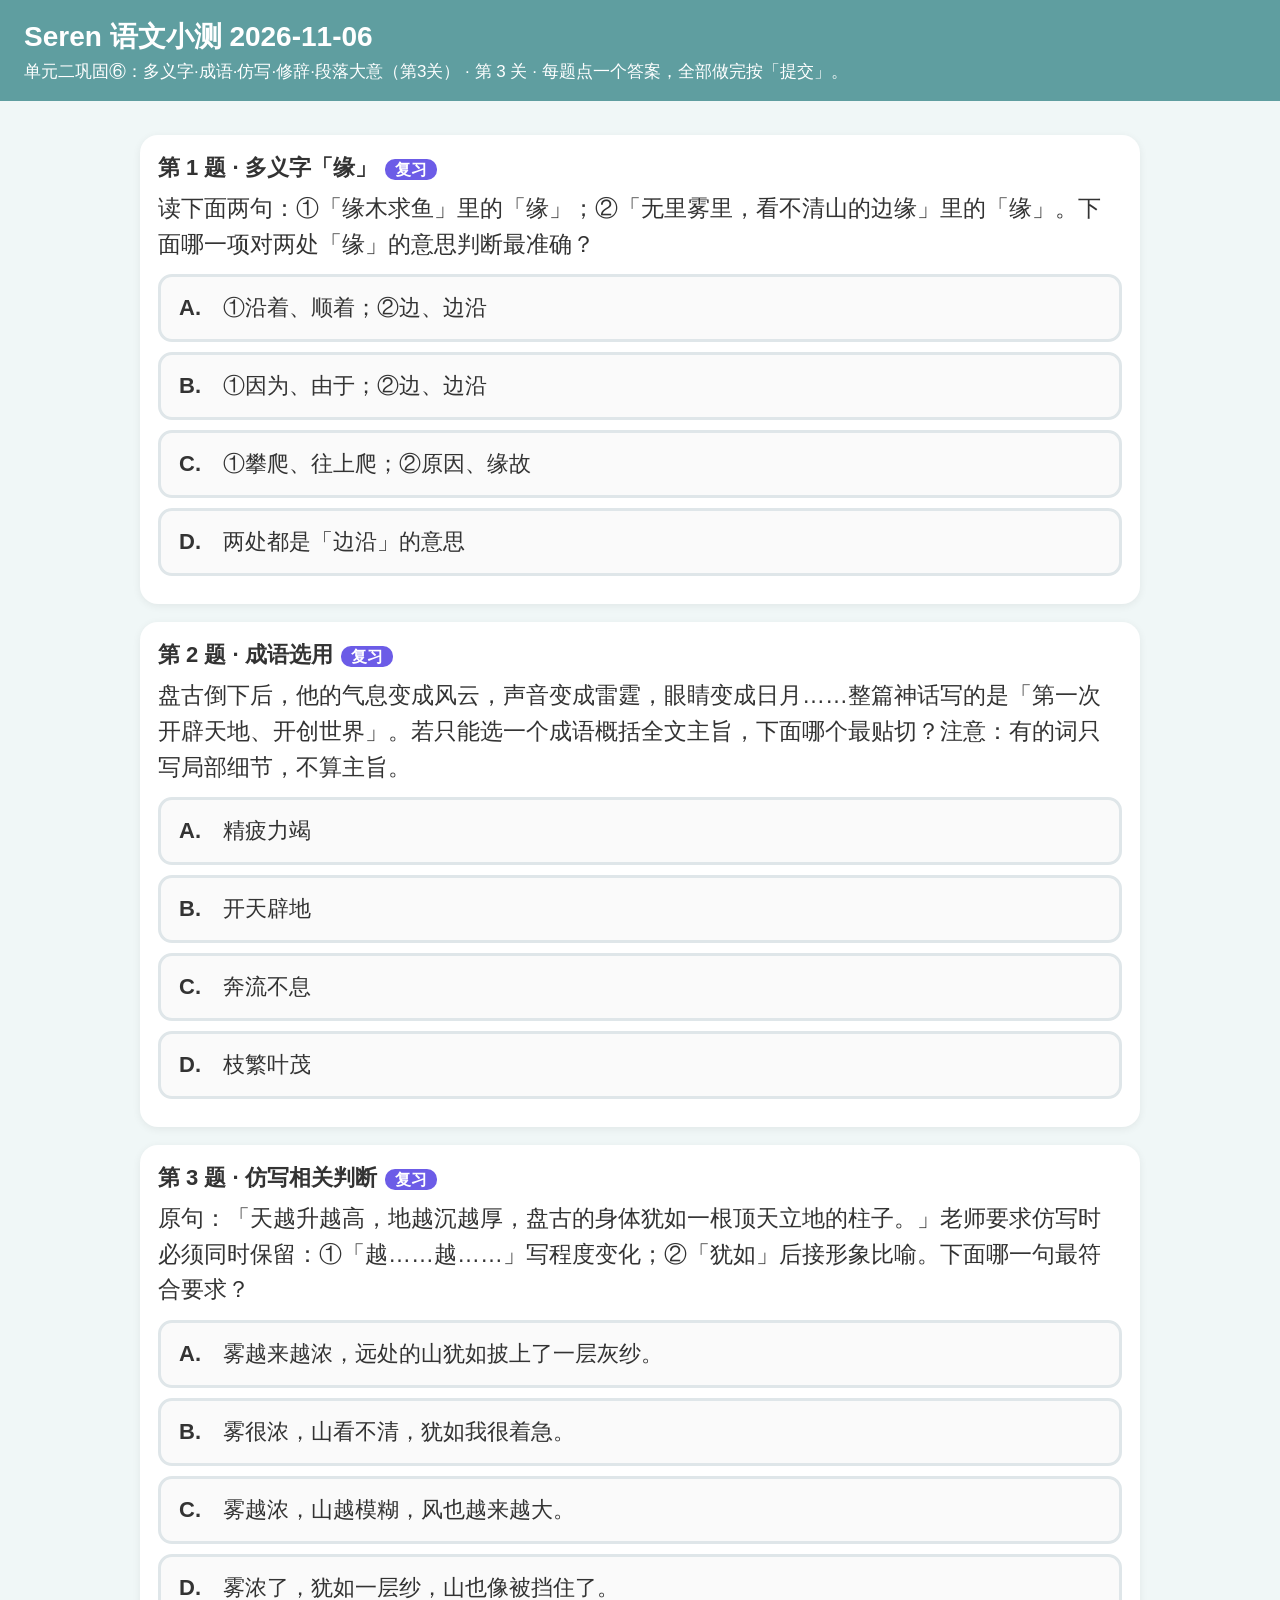
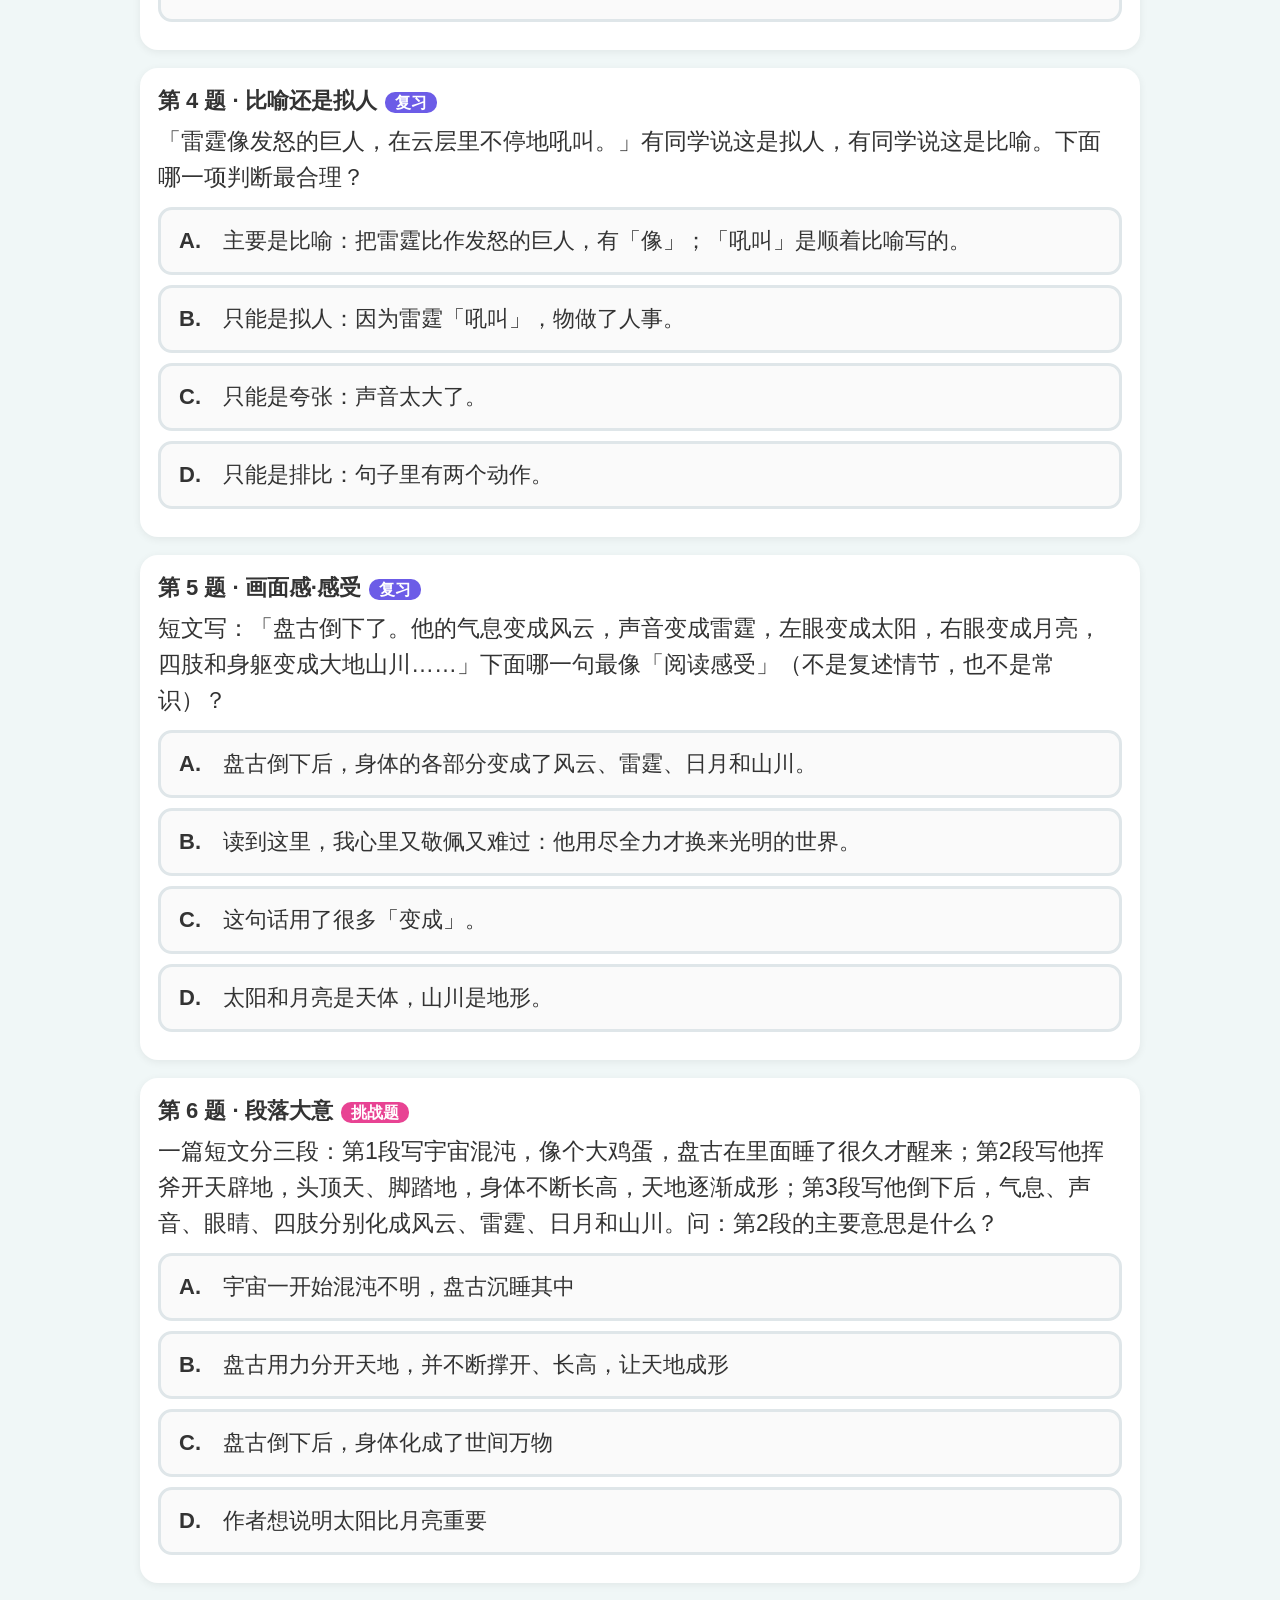
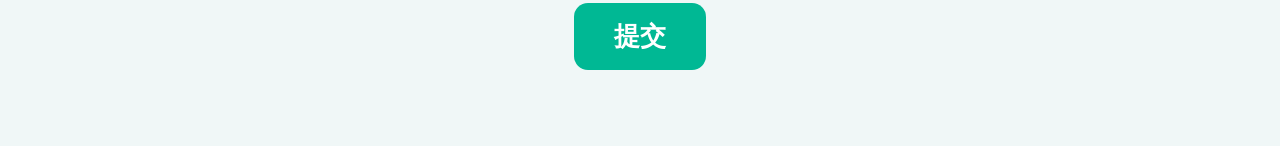
<file: 2026-11-06/index.html>
<!doctype html><html lang="zh-CN"><head><meta charset="utf-8">
<meta name="viewport" content="width=device-width,initial-scale=1,maximum-scale=1,user-scalable=no">
<title>Seren 语文小测 2026-11-06</title><link rel="stylesheet" href="../assets/quiz.css?v=1"></head><body>
<script>window.QUIZ={"date": "2026-11-06", "child": "Seren", "topic": "单元二巩固⑥：多义字·成语·仿写·修辞·段落大意（第3关）", "level": 3, "questions": [{"title": "多义字「缘」", "level": 3, "topic": "字义", "isReview": true, "q": "读下面两句：①「缘木求鱼」里的「缘」；②「无里雾里，看不清山的边缘」里的「缘」。下面哪一项对两处「缘」的意思判断最准确？", "options": {"A": "①沿着、顺着；②边、边沿", "B": "①因为、由于；②边、边沿", "C": "①攀爬、往上爬；②原因、缘故", "D": "两处都是「边沿」的意思"}, "answer": "A", "explanation": "「缘木求鱼」的「缘」＝沿着、顺着（爬上树去找鱼）；「边缘」的「缘」＝边、边沿。两处意思不同。", "wrong": {"B": "「因为、由于」是「缘」的另一义（如「缘故」），但「缘木」不是这个意思。", "C": "「攀爬」接近「缘木」的动作感，但「缘」本身更准确是「沿着」；且「边缘」不是「缘故」。", "D": "两处「缘」意思并不相同，不能一律当成「边沿」。"}, "mistakes": "把「缘」一律当成「缘故」或「边沿」，不结合整词判断。"}, {"title": "成语选用", "level": 3, "topic": "成语", "isReview": true, "q": "盘古倒下后，他的气息变成风云，声音变成雷霆，眼睛变成日月……整篇神话写的是「第一次开辟天地、开创世界」。若只能选一个成语概括全文主旨，下面哪个最贴切？注意：有的词只写局部细节，不算主旨。", "options": {"A": "精疲力竭", "B": "开天辟地", "C": "奔流不息", "D": "枝繁叶茂"}, "answer": "B", "explanation": "全文主旨是盘古第一次开辟天地。「开天辟地」正写开创天地／前所未有；其余多是局部描写或无关。", "wrong": {"A": "「精疲力竭」只写他用力后的状态，是过程细节，不是全文主旨。", "C": "「奔流不息」常写水流不停，文中或写血脉成江河，仍是局部。", "D": "「枝繁叶茂」写草木茂盛，跟开辟天地的主旨无关。"}, "mistakes": "把细节词（累、流水、草木）当成概括全文的成语。"}, {"title": "仿写相关判断", "level": 3, "topic": "仿写", "isReview": true, "q": "原句：「天越升越高，地越沉越厚，盘古的身体犹如一根顶天立地的柱子。」老师要求仿写时必须同时保留：①「越……越……」写程度变化；②「犹如」后接形象比喻。下面哪一句最符合要求？", "options": {"A": "雾越来越浓，远处的山犹如披上了一层灰纱。", "B": "雾很浓，山看不清，犹如我很着急。", "C": "雾越浓，山越模糊，风也越来越大。", "D": "雾浓了，犹如一层纱，山也像被挡住了。"}, "answer": "A", "explanation": "A 有「越来越」写变化，又有「犹如」接「披上了一层灰纱」的形象比喻，两项都齐。", "wrong": {"B": "「犹如」后接「我很着急」不是形象比喻，且缺少规范的「越……越……」程度变化。", "C": "只有「越……越……」，没有「犹如」比喻。", "D": "有「犹如」，但缺少「越……越……」的程度变化句式。"}, "mistakes": "只仿一半：有变化无比喻，或比喻后接不相干感受。"}, {"title": "比喻还是拟人", "level": 3, "topic": "修辞", "isReview": true, "q": "「雷霆像发怒的巨人，在云层里不停地吼叫。」有同学说这是拟人，有同学说这是比喻。下面哪一项判断最合理？", "options": {"A": "主要是比喻：把雷霆比作发怒的巨人，有「像」；「吼叫」是顺着比喻写的。", "B": "只能是拟人：因为雷霆「吼叫」，物做了人事。", "C": "只能是夸张：声音太大了。", "D": "只能是排比：句子里有两个动作。"}, "answer": "A", "explanation": "句子核心是「像发怒的巨人」——把一物比作另一物，主修辞是比喻；「吼叫」是顺着这个比喻写的，不宜只抓「吼叫」就断定整句只能是拟人。", "wrong": {"B": "「吼叫」确有拟人色彩，但整句靠「像……」构成比喻，主修辞应看核心。", "C": "虽有强烈感，但没有故意把程度说得过分到「夸张」为主。", "D": "排比要有三个以上结构相似的短语或句子，这里没有。"}, "mistakes": "只抓「吼叫」选拟人，忽略整句「像……」的比喻核心。"}, {"title": "画面感·感受", "level": 3, "topic": "阅读", "isReview": true, "q": "短文写：「盘古倒下了。他的气息变成风云，声音变成雷霆，左眼变成太阳，右眼变成月亮，四肢和身躯变成大地山川……」下面哪一句最像「阅读感受」（不是复述情节，也不是常识）？", "options": {"A": "盘古倒下后，身体的各部分变成了风云、雷霆、日月和山川。", "B": "读到这里，我心里又敬佩又难过：他用尽全力才换来光明的世界。", "C": "这句话用了很多「变成」。", "D": "太阳和月亮是天体，山川是地形。"}, "answer": "B", "explanation": "「感受」要写出自己的心情、态度或体会；B 有敬佩、难过，并连到文意。A 只是复述情节。", "wrong": {"A": "这是「读到了什么／情节复述」，还缺少情感或态度。", "C": "这是数用词，不是阅读感受。", "D": "这是常识说明，不是读文后的感受。"}, "mistakes": "把「读到了什么」或「知道什么常识」当成「感受到什么」。"}, {"title": "段落大意", "level": 3, "topic": "阅读", "challenge": true, "q": "一篇短文分三段：第1段写宇宙混沌，像个大鸡蛋，盘古在里面睡了很久才醒来；第2段写他挥斧开天辟地，头顶天、脚踏地，身体不断长高，天地逐渐成形；第3段写他倒下后，气息、声音、眼睛、四肢分别化成风云、雷霆、日月和山川。问：第2段的主要意思是什么？", "options": {"A": "宇宙一开始混沌不明，盘古沉睡其中", "B": "盘古用力分开天地，并不断撑开、长高，让天地成形", "C": "盘古倒下后，身体化成了世间万物", "D": "作者想说明太阳比月亮重要"}, "answer": "B", "explanation": "第2段反复写「开天辟地／顶天踏地／长高／成形」，中心是盘古撑开天地、使天地成形。", "wrong": {"A": "那是第1段「混沌／沉睡」的内容。", "C": "那是第3段「化身万物」的内容。", "D": "文中没有比较日月谁更重要。"}, "mistakes": "把第1段或第3段的内容硬套成第2段大意。"}]};</script><script src="../assets/quiz.js?v=1"></script></body></html>
</file>
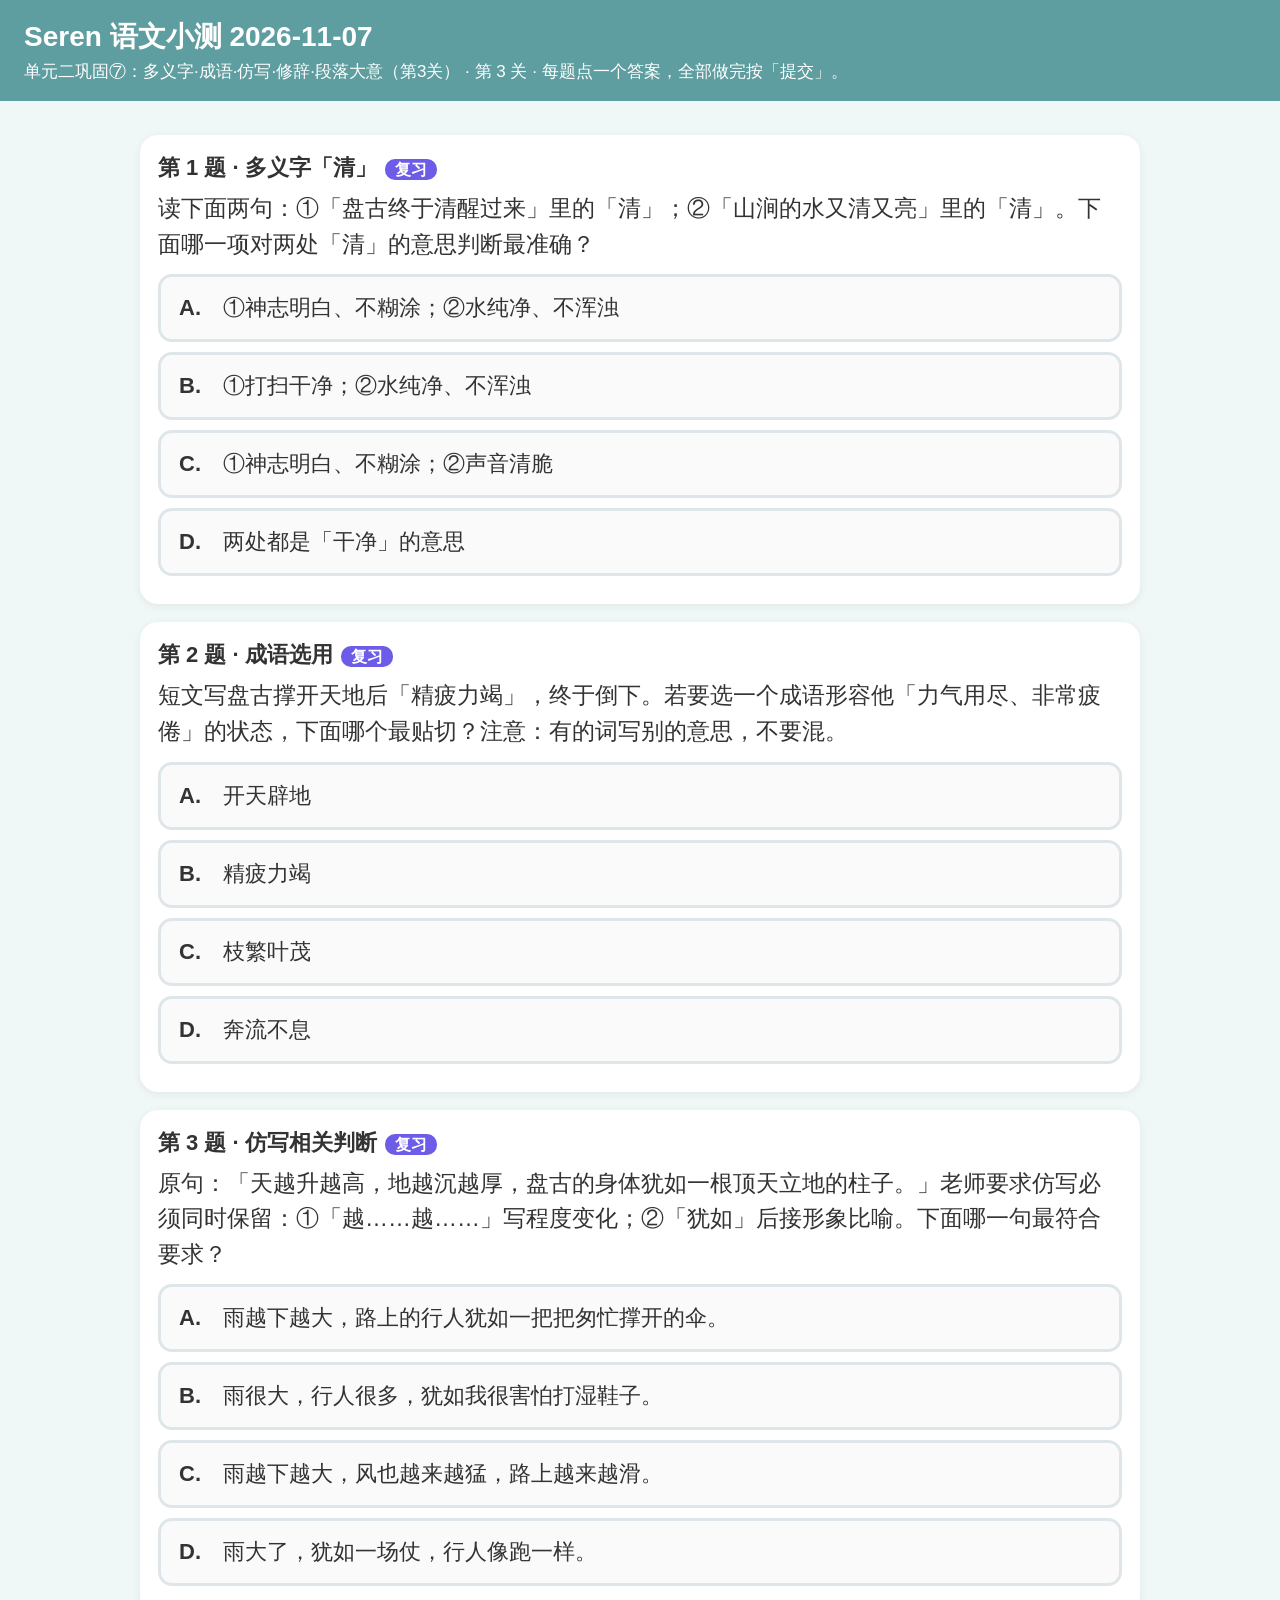
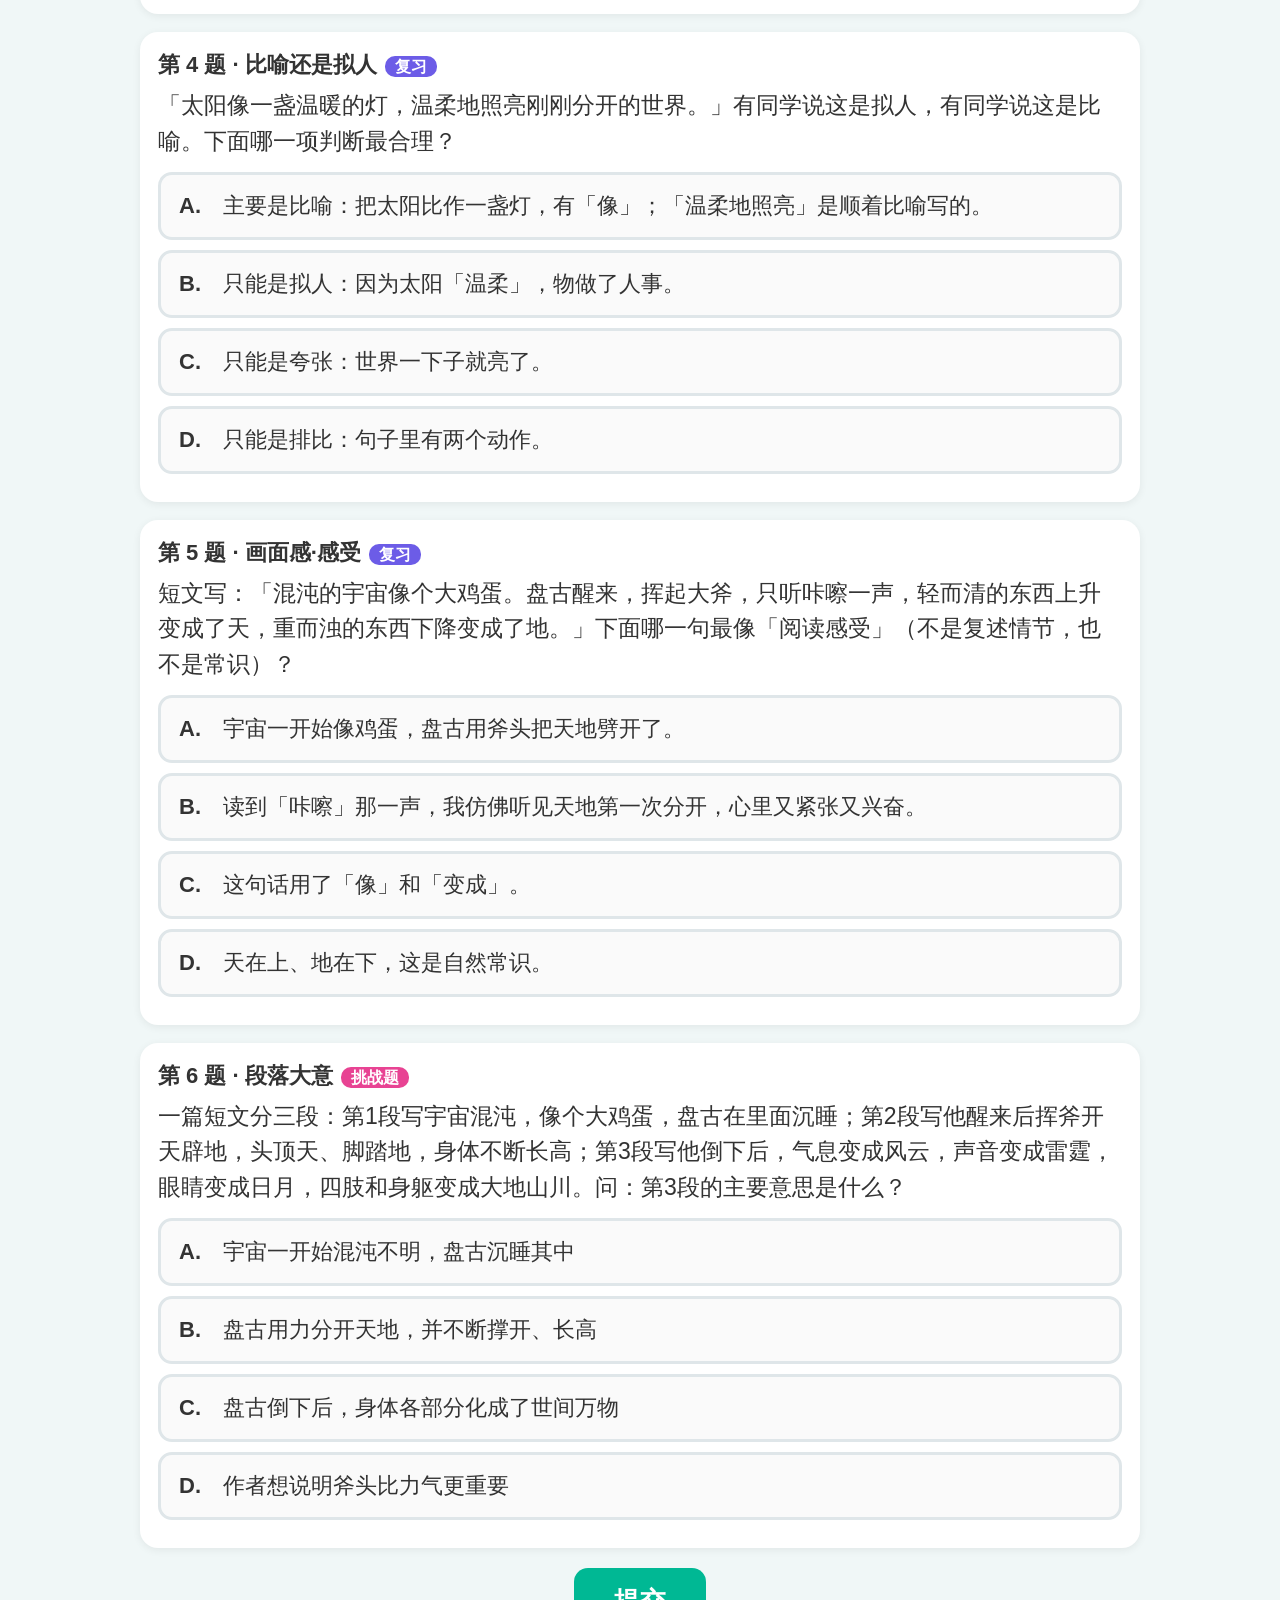
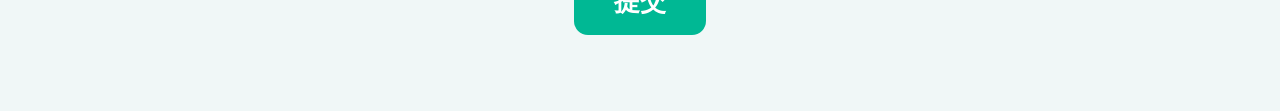
<file: 2026-11-07/index.html>
<!doctype html><html lang="zh-CN"><head><meta charset="utf-8">
<meta name="viewport" content="width=device-width,initial-scale=1,maximum-scale=1,user-scalable=no">
<title>Seren 语文小测 2026-11-07</title><link rel="stylesheet" href="../assets/quiz.css?v=1"></head><body>
<script>window.QUIZ={"date": "2026-11-07", "child": "Seren", "topic": "单元二巩固⑦：多义字·成语·仿写·修辞·段落大意（第3关）", "level": 3, "questions": [{"title": "多义字「清」", "level": 3, "topic": "字义", "isReview": true, "q": "读下面两句：①「盘古终于清醒过来」里的「清」；②「山涧的水又清又亮」里的「清」。下面哪一项对两处「清」的意思判断最准确？", "options": {"A": "①神志明白、不糊涂；②水纯净、不浑浊", "B": "①打扫干净；②水纯净、不浑浊", "C": "①神志明白、不糊涂；②声音清脆", "D": "两处都是「干净」的意思"}, "answer": "A", "explanation": "「清醒」的「清」＝神志明白、不糊涂；「水又清又亮」的「清」＝纯净、不浑浊。两处意思不同。", "wrong": {"B": "「打扫干净」是「清扫／清除」一类义，不是「清醒」里的「清」。", "C": "①对；但②写的是水色，不是「声音清脆」。", "D": "两处「清」意思并不相同，不能一律当成「干净」。"}, "mistakes": "把「清」一律当成「干净」或「清除」，不结合整词判断。"}, {"title": "成语选用", "level": 3, "topic": "成语", "isReview": true, "q": "短文写盘古撑开天地后「精疲力竭」，终于倒下。若要选一个成语形容他「力气用尽、非常疲倦」的状态，下面哪个最贴切？注意：有的词写别的意思，不要混。", "options": {"A": "开天辟地", "B": "精疲力竭", "C": "枝繁叶茂", "D": "奔流不息"}, "answer": "B", "explanation": "「精疲力竭」正写精神、力气都用尽，极度疲倦，贴合盘古撑天力尽的状态。", "wrong": {"A": "「开天辟地」写开创天地／前所未有，是全文主旨类，不是「累坏了」。", "C": "「枝繁叶茂」写草木茂盛，跟疲倦无关。", "D": "「奔流不息」常写水流不停，不是人累。"}, "mistakes": "把主旨词或景物词当成描写「累」的成语。"}, {"title": "仿写相关判断", "level": 3, "topic": "仿写", "isReview": true, "q": "原句：「天越升越高，地越沉越厚，盘古的身体犹如一根顶天立地的柱子。」老师要求仿写必须同时保留：①「越……越……」写程度变化；②「犹如」后接形象比喻。下面哪一句最符合要求？", "options": {"A": "雨越下越大，路上的行人犹如一把把匆忙撑开的伞。", "B": "雨很大，行人很多，犹如我很害怕打湿鞋子。", "C": "雨越下越大，风也越来越猛，路上越来越滑。", "D": "雨大了，犹如一场仗，行人像跑一样。"}, "answer": "A", "explanation": "A 有「越……越……」写变化，又有「犹如」接「一把把匆忙撑开的伞」的形象比喻，两项都齐。", "wrong": {"B": "「犹如」后接「我很害怕……」不是形象比喻，且缺少规范的「越……越……」程度变化。", "C": "只有「越……越……」，没有「犹如」比喻。", "D": "有「犹如」，但缺少「越……越……」的程度变化句式；后半也较散。"}, "mistakes": "只仿一半：有变化无比喻，或比喻后接不相干感受。"}, {"title": "比喻还是拟人", "level": 3, "topic": "修辞", "isReview": true, "q": "「太阳像一盏温暖的灯，温柔地照亮刚刚分开的世界。」有同学说这是拟人，有同学说这是比喻。下面哪一项判断最合理？", "options": {"A": "主要是比喻：把太阳比作一盏灯，有「像」；「温柔地照亮」是顺着比喻写的。", "B": "只能是拟人：因为太阳「温柔」，物做了人事。", "C": "只能是夸张：世界一下子就亮了。", "D": "只能是排比：句子里有两个动作。"}, "answer": "A", "explanation": "句子核心是「像一盏温暖的灯」——把一物比作另一物，主修辞是比喻；「温柔」是顺着这个比喻写的，不宜只抓「温柔」就断定整句只能是拟人。", "wrong": {"B": "「温柔」确有拟人色彩，但整句靠「像……」构成比喻，主修辞应看核心。", "C": "虽有明亮感，但没有故意把程度说得过分到「夸张」为主。", "D": "排比要有三个以上结构相似的短语或句子，这里没有。"}, "mistakes": "只抓「温柔」选拟人，忽略整句「像……」的比喻核心。"}, {"title": "画面感·感受", "level": 3, "topic": "阅读", "isReview": true, "q": "短文写：「混沌的宇宙像个大鸡蛋。盘古醒来，挥起大斧，只听咔嚓一声，轻而清的东西上升变成了天，重而浊的东西下降变成了地。」下面哪一句最像「阅读感受」（不是复述情节，也不是常识）？", "options": {"A": "宇宙一开始像鸡蛋，盘古用斧头把天地劈开了。", "B": "读到「咔嚓」那一声，我仿佛听见天地第一次分开，心里又紧张又兴奋。", "C": "这句话用了「像」和「变成」。", "D": "天在上、地在下，这是自然常识。"}, "answer": "B", "explanation": "「感受」要写出自己的心情、态度或体会；B 有紧张、兴奋，并连到文中的「咔嚓」画面。A 只是复述情节。", "wrong": {"A": "这是「读到了什么／情节复述」，还缺少情感或态度。", "C": "这是数用词，不是阅读感受。", "D": "这是常识说明，不是读文后的感受。"}, "mistakes": "把「读到了什么」或「知道什么常识」当成「感受到什么」。"}, {"title": "段落大意", "level": 3, "topic": "阅读", "challenge": true, "q": "一篇短文分三段：第1段写宇宙混沌，像个大鸡蛋，盘古在里面沉睡；第2段写他醒来后挥斧开天辟地，头顶天、脚踏地，身体不断长高；第3段写他倒下后，气息变成风云，声音变成雷霆，眼睛变成日月，四肢和身躯变成大地山川。问：第3段的主要意思是什么？", "options": {"A": "宇宙一开始混沌不明，盘古沉睡其中", "B": "盘古用力分开天地，并不断撑开、长高", "C": "盘古倒下后，身体各部分化成了世间万物", "D": "作者想说明斧头比力气更重要"}, "answer": "C", "explanation": "第3段反复写「气息／声音／眼睛／四肢……变成……」，中心是盘古化身万物。", "wrong": {"A": "那是第1段「混沌／沉睡」的内容。", "B": "那是第2段「开天辟地／长高」的内容。", "D": "文中没有比较斧头和力气谁更重要。"}, "mistakes": "把第1段或第2段的内容硬套成第3段大意。"}]};</script><script src="../assets/quiz.js?v=1"></script></body></html>
</file>
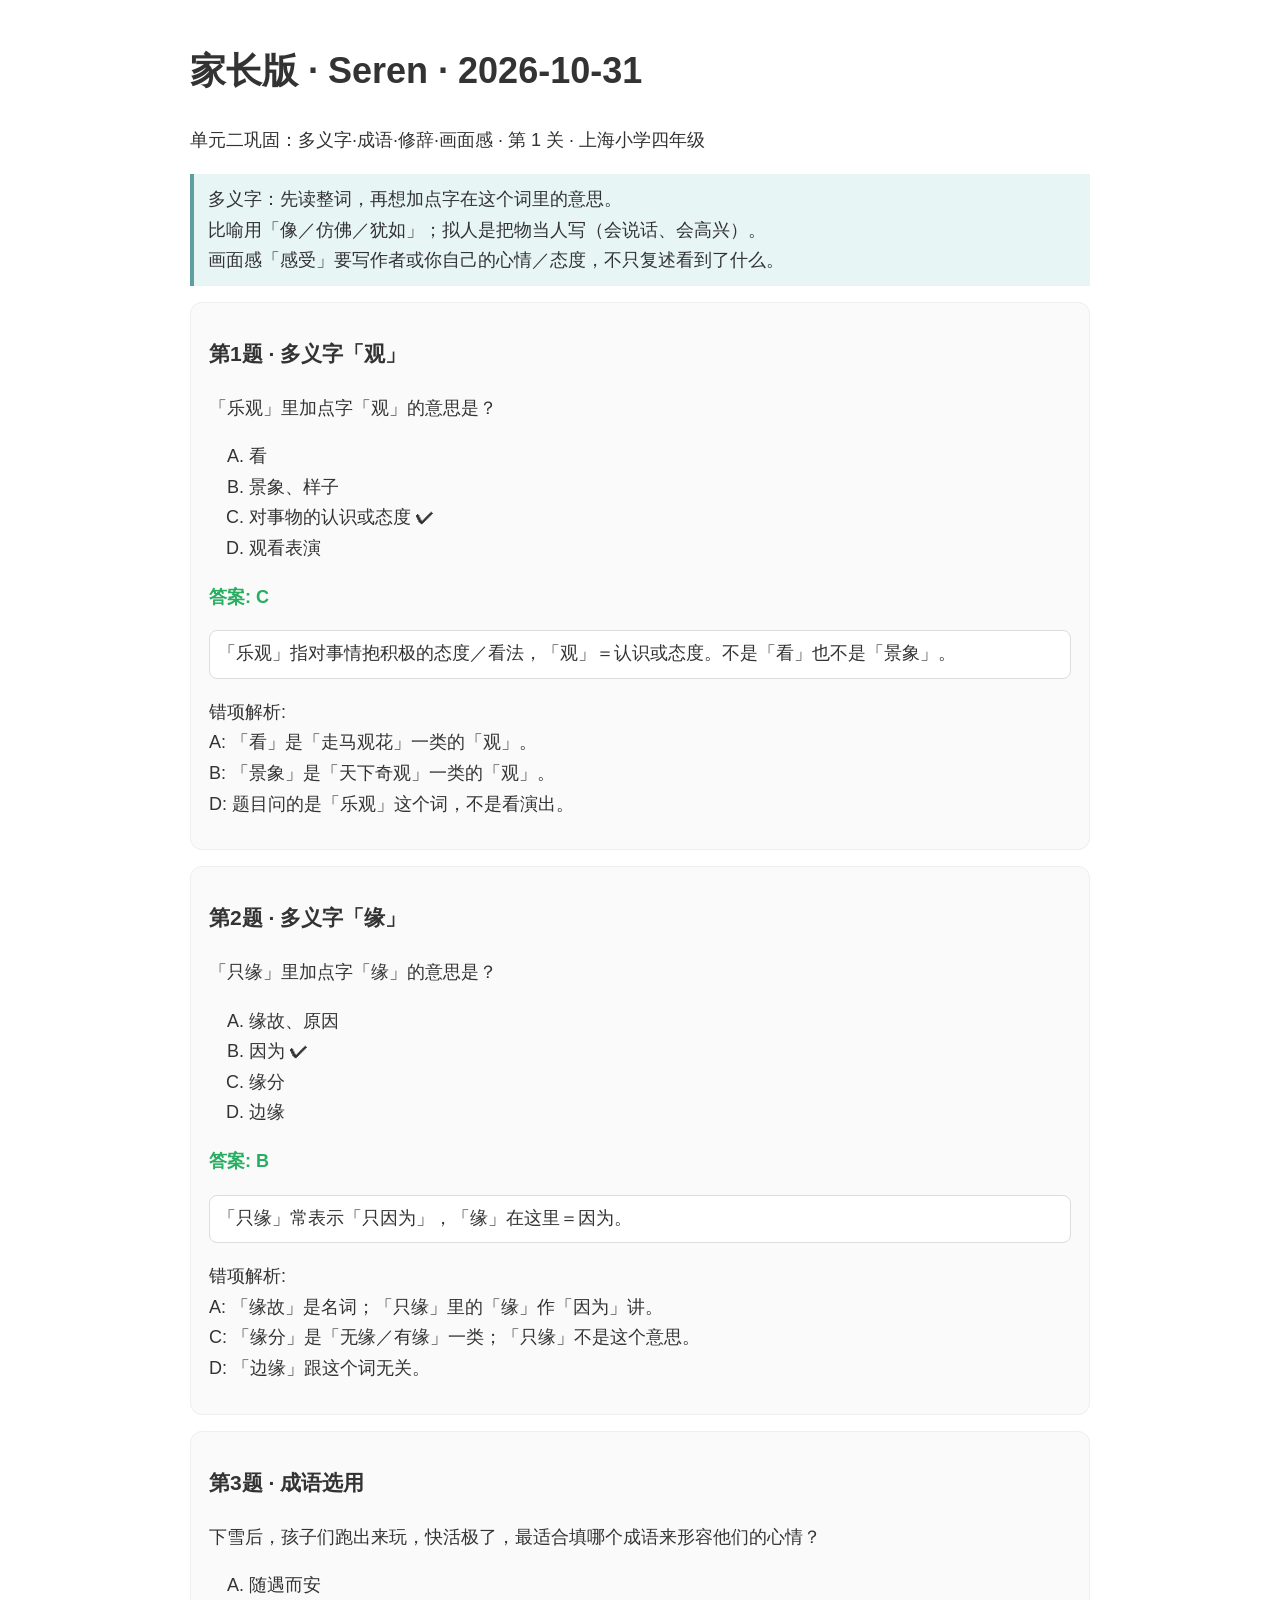
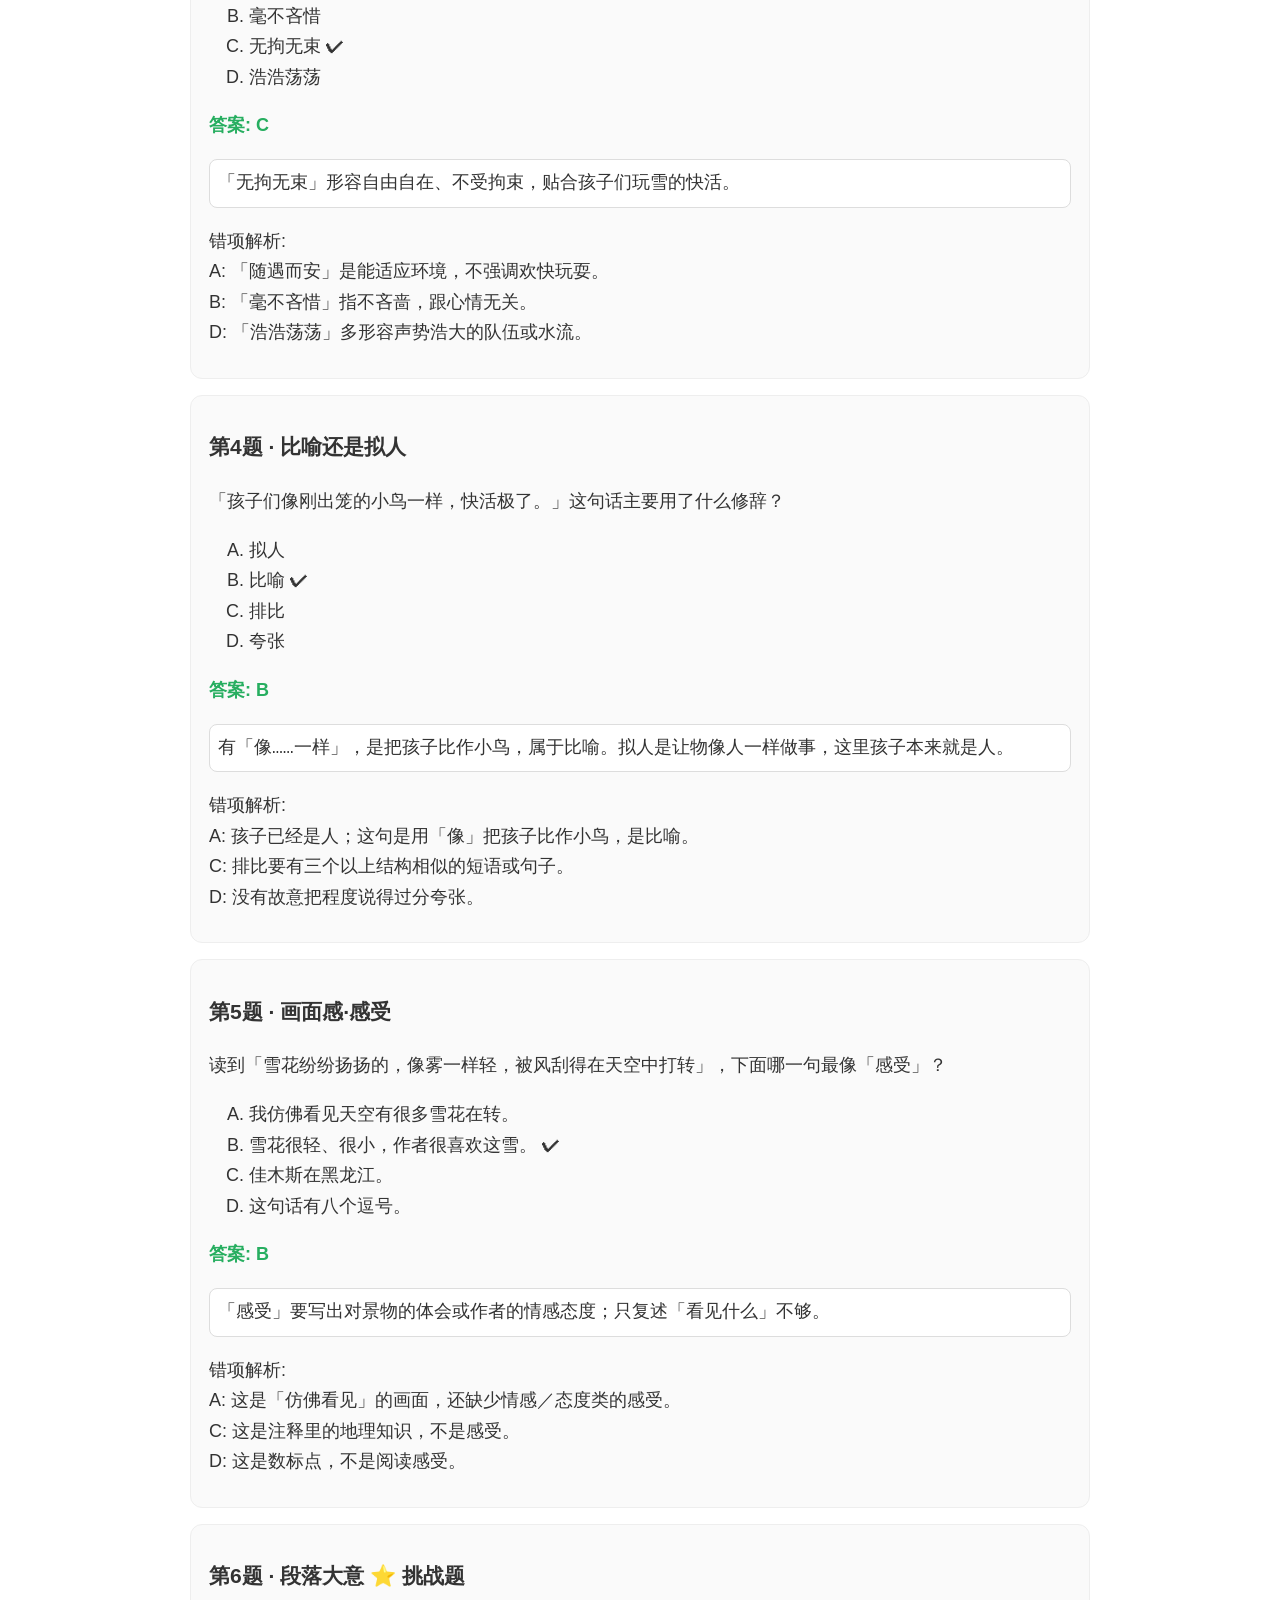
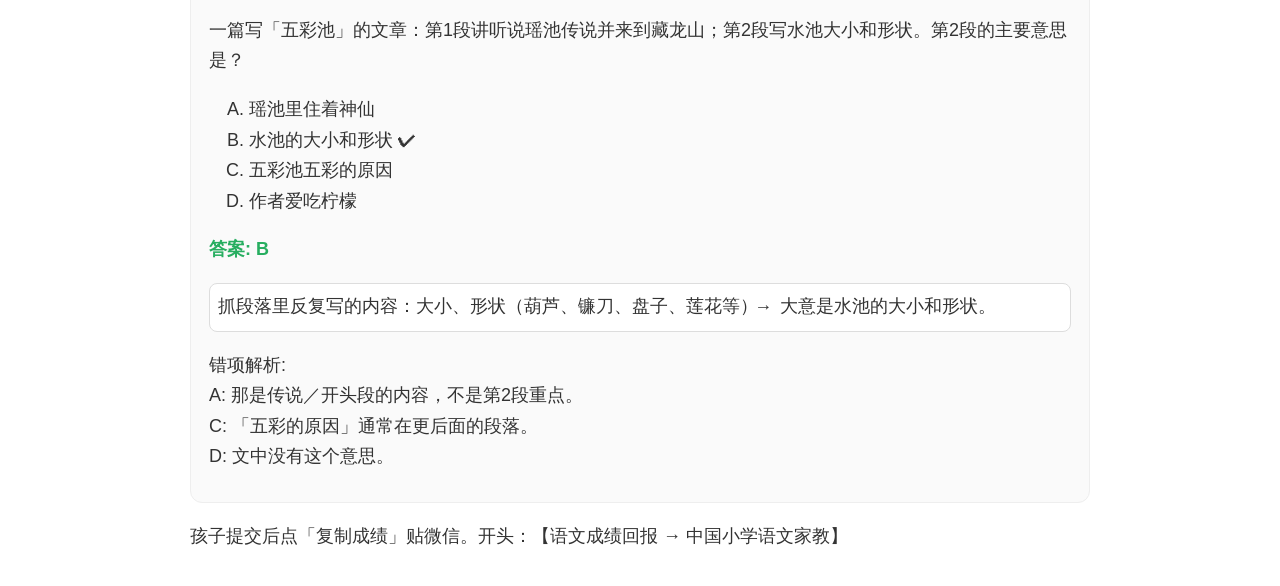
<file: 2026-10-31/parent.html>
<!doctype html><html lang="zh-CN"><head><meta charset="utf-8"><meta name="viewport" content="width=device-width,initial-scale=1"><meta name="robots" content="noindex">
<title>家长版 · Seren 语文 2026-10-31</title><style>body{font-family:-apple-system,"PingFang SC",sans-serif;max-width:900px;margin:auto;padding:16px;line-height:1.7;font-size:18px;color:#333}
.tip{background:#e8f5f5;border-left:4px solid #5f9ea0;padding:10px 14px}.q{border:1px solid #eee;border-radius:12px;padding:12px 18px;margin:16px 0;background:#fafafa}.a{color:#27ae60;font-weight:700}pre{background:#fff;border:1px solid #ddd;padding:8px;border-radius:8px;white-space:pre-wrap}</style></head><body>
<h1>家长版 · Seren · 2026-10-31</h1><p>单元二巩固：多义字·成语·修辞·画面感 · 第 1 关 · 上海小学四年级</p><div class="tip">多义字：先读整词，再想加点字在这个词里的意思。<br>比喻用「像／仿佛／犹如」；拟人是把物当人写（会说话、会高兴）。<br>画面感「感受」要写作者或你自己的心情／态度，不只复述看到了什么。</div><div class="q"><h3>第1题 · 多义字「观」</h3><p>「乐观」里加点字「观」的意思是？</p>
<ol type="A"><li>看</li><li>景象、样子</li><li>对事物的认识或态度 ✔</li><li>观看表演</li></ol>
<p class="a">答案: C</p><pre>「乐观」指对事情抱积极的态度／看法，「观」＝认识或态度。不是「看」也不是「景象」。</pre>
<p>错项解析:<br>A: 「看」是「走马观花」一类的「观」。<br>B: 「景象」是「天下奇观」一类的「观」。<br>D: 题目问的是「乐观」这个词，不是看演出。</p></div><div class="q"><h3>第2题 · 多义字「缘」</h3><p>「只缘」里加点字「缘」的意思是？</p>
<ol type="A"><li>缘故、原因</li><li>因为 ✔</li><li>缘分</li><li>边缘</li></ol>
<p class="a">答案: B</p><pre>「只缘」常表示「只因为」，「缘」在这里＝因为。</pre>
<p>错项解析:<br>A: 「缘故」是名词；「只缘」里的「缘」作「因为」讲。<br>C: 「缘分」是「无缘／有缘」一类；「只缘」不是这个意思。<br>D: 「边缘」跟这个词无关。</p></div><div class="q"><h3>第3题 · 成语选用</h3><p>下雪后，孩子们跑出来玩，快活极了，最适合填哪个成语来形容他们的心情？</p>
<ol type="A"><li>随遇而安</li><li>毫不吝惜</li><li>无拘无束 ✔</li><li>浩浩荡荡</li></ol>
<p class="a">答案: C</p><pre>「无拘无束」形容自由自在、不受拘束，贴合孩子们玩雪的快活。</pre>
<p>错项解析:<br>A: 「随遇而安」是能适应环境，不强调欢快玩耍。<br>B: 「毫不吝惜」指不吝啬，跟心情无关。<br>D: 「浩浩荡荡」多形容声势浩大的队伍或水流。</p></div><div class="q"><h3>第4题 · 比喻还是拟人</h3><p>「孩子们像刚出笼的小鸟一样，快活极了。」这句话主要用了什么修辞？</p>
<ol type="A"><li>拟人</li><li>比喻 ✔</li><li>排比</li><li>夸张</li></ol>
<p class="a">答案: B</p><pre>有「像……一样」，是把孩子比作小鸟，属于比喻。拟人是让物像人一样做事，这里孩子本来就是人。</pre>
<p>错项解析:<br>A: 孩子已经是人；这句是用「像」把孩子比作小鸟，是比喻。<br>C: 排比要有三个以上结构相似的短语或句子。<br>D: 没有故意把程度说得过分夸张。</p></div><div class="q"><h3>第5题 · 画面感·感受</h3><p>读到「雪花纷纷扬扬的，像雾一样轻，被风刮得在天空中打转」，下面哪一句最像「感受」？</p>
<ol type="A"><li>我仿佛看见天空有很多雪花在转。</li><li>雪花很轻、很小，作者很喜欢这雪。 ✔</li><li>佳木斯在黑龙江。</li><li>这句话有八个逗号。</li></ol>
<p class="a">答案: B</p><pre>「感受」要写出对景物的体会或作者的情感态度；只复述「看见什么」不够。</pre>
<p>错项解析:<br>A: 这是「仿佛看见」的画面，还缺少情感／态度类的感受。<br>C: 这是注释里的地理知识，不是感受。<br>D: 这是数标点，不是阅读感受。</p></div><div class="q"><h3>第6题 · 段落大意 ⭐ 挑战题</h3><p>一篇写「五彩池」的文章：第1段讲听说瑶池传说并来到藏龙山；第2段写水池大小和形状。第2段的主要意思是？</p>
<ol type="A"><li>瑶池里住着神仙</li><li>水池的大小和形状 ✔</li><li>五彩池五彩的原因</li><li>作者爱吃柠檬</li></ol>
<p class="a">答案: B</p><pre>抓段落里反复写的内容：大小、形状（葫芦、镰刀、盘子、莲花等）→ 大意是水池的大小和形状。</pre>
<p>错项解析:<br>A: 那是传说／开头段的内容，不是第2段重点。<br>C: 「五彩的原因」通常在更后面的段落。<br>D: 文中没有这个意思。</p></div>
<p>孩子提交后点「复制成绩」贴微信。开头：【语文成绩回报 → 中国小学语文家教】</p></body></html>
</file>
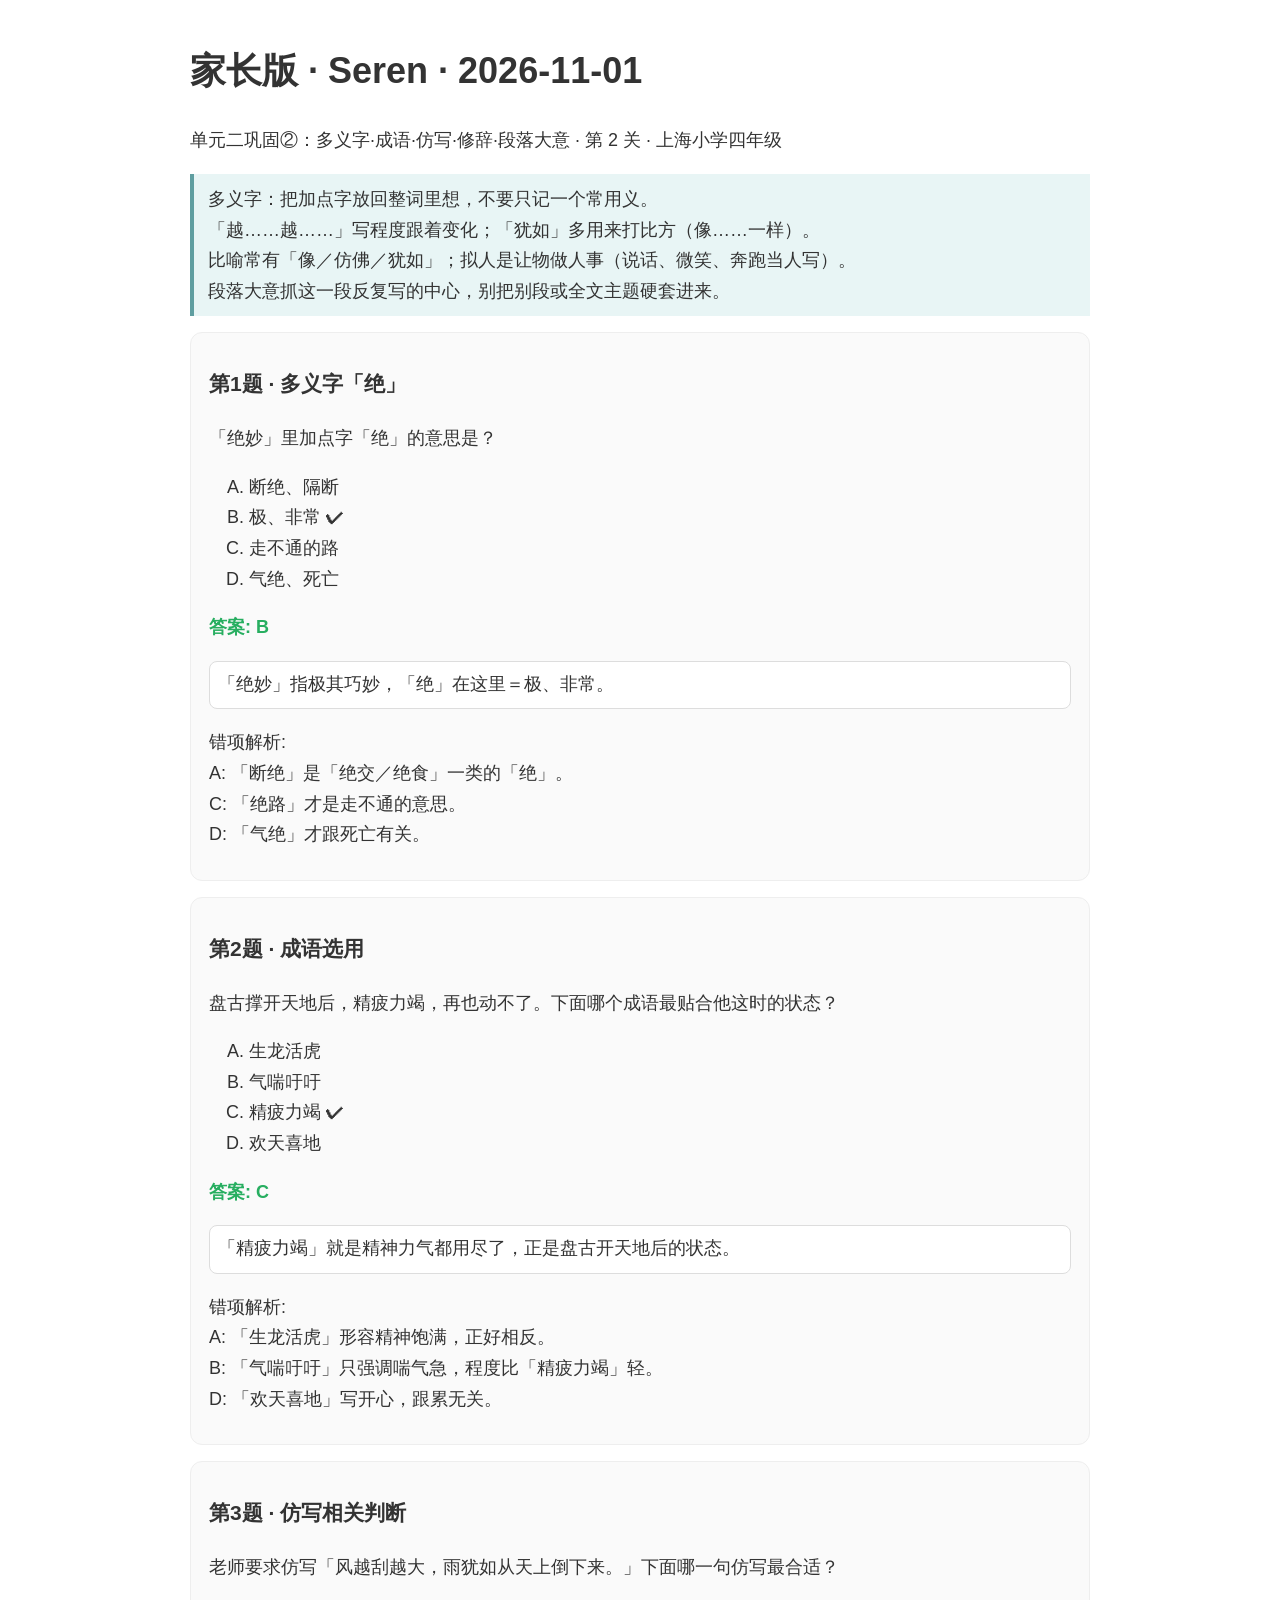
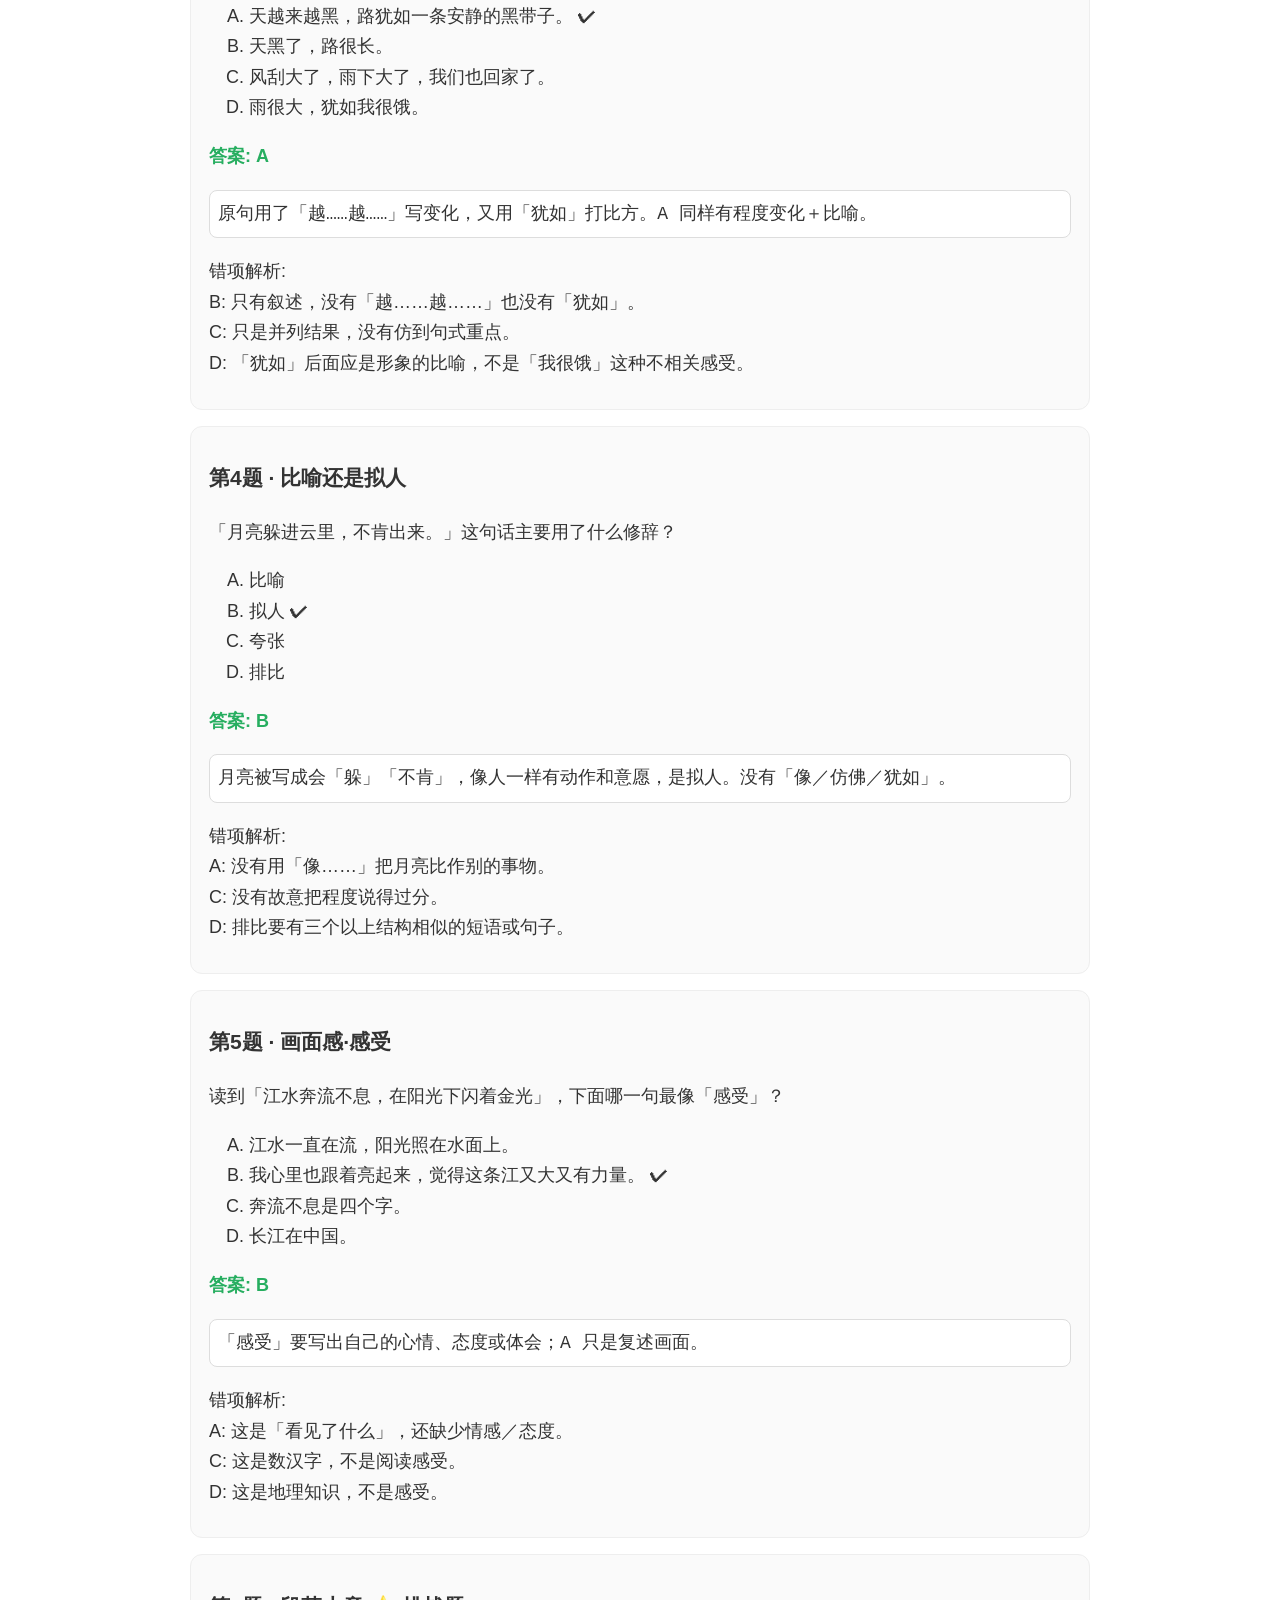
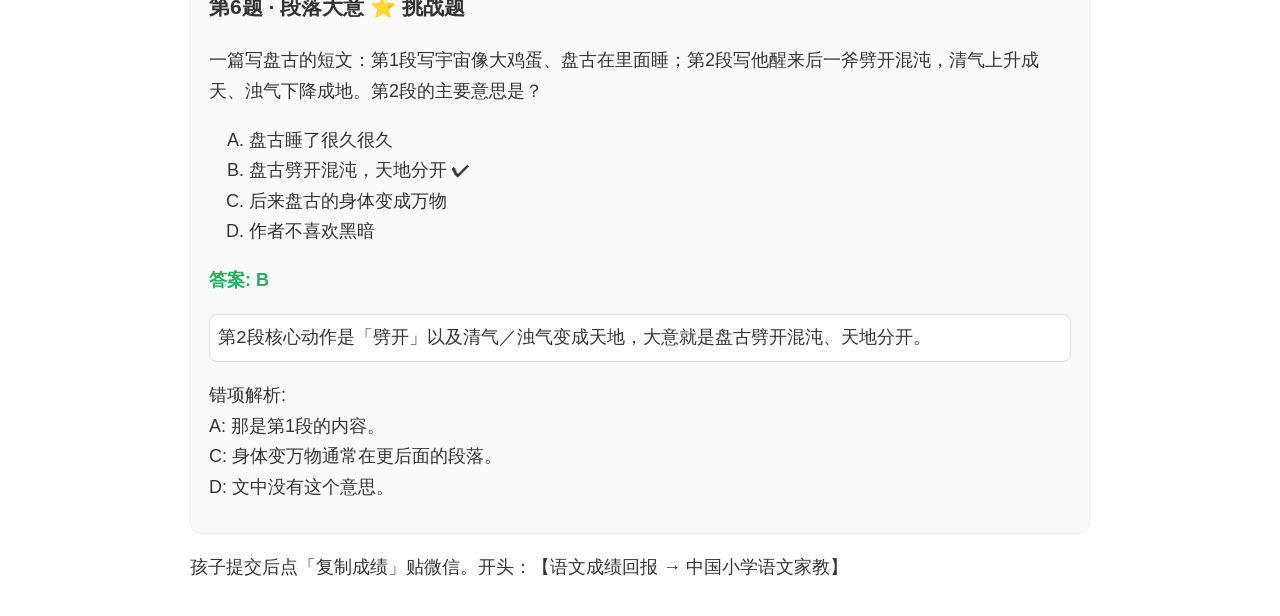
<file: 2026-11-01/parent.html>
<!doctype html><html lang="zh-CN"><head><meta charset="utf-8"><meta name="viewport" content="width=device-width,initial-scale=1"><meta name="robots" content="noindex">
<title>家长版 · Seren 语文 2026-11-01</title><style>body{font-family:-apple-system,"PingFang SC",sans-serif;max-width:900px;margin:auto;padding:16px;line-height:1.7;font-size:18px;color:#333}
.tip{background:#e8f5f5;border-left:4px solid #5f9ea0;padding:10px 14px}.q{border:1px solid #eee;border-radius:12px;padding:12px 18px;margin:16px 0;background:#fafafa}.a{color:#27ae60;font-weight:700}pre{background:#fff;border:1px solid #ddd;padding:8px;border-radius:8px;white-space:pre-wrap}</style></head><body>
<h1>家长版 · Seren · 2026-11-01</h1><p>单元二巩固②：多义字·成语·仿写·修辞·段落大意 · 第 2 关 · 上海小学四年级</p><div class="tip">多义字：把加点字放回整词里想，不要只记一个常用义。<br>「越……越……」写程度跟着变化；「犹如」多用来打比方（像……一样）。<br>比喻常有「像／仿佛／犹如」；拟人是让物做人事（说话、微笑、奔跑当人写）。<br>段落大意抓这一段反复写的中心，别把别段或全文主题硬套进来。</div><div class="q"><h3>第1题 · 多义字「绝」</h3><p>「绝妙」里加点字「绝」的意思是？</p>
<ol type="A"><li>断绝、隔断</li><li>极、非常 ✔</li><li>走不通的路</li><li>气绝、死亡</li></ol>
<p class="a">答案: B</p><pre>「绝妙」指极其巧妙，「绝」在这里＝极、非常。</pre>
<p>错项解析:<br>A: 「断绝」是「绝交／绝食」一类的「绝」。<br>C: 「绝路」才是走不通的意思。<br>D: 「气绝」才跟死亡有关。</p></div><div class="q"><h3>第2题 · 成语选用</h3><p>盘古撑开天地后，精疲力竭，再也动不了。下面哪个成语最贴合他这时的状态？</p>
<ol type="A"><li>生龙活虎</li><li>气喘吁吁</li><li>精疲力竭 ✔</li><li>欢天喜地</li></ol>
<p class="a">答案: C</p><pre>「精疲力竭」就是精神力气都用尽了，正是盘古开天地后的状态。</pre>
<p>错项解析:<br>A: 「生龙活虎」形容精神饱满，正好相反。<br>B: 「气喘吁吁」只强调喘气急，程度比「精疲力竭」轻。<br>D: 「欢天喜地」写开心，跟累无关。</p></div><div class="q"><h3>第3题 · 仿写相关判断</h3><p>老师要求仿写「风越刮越大，雨犹如从天上倒下来。」下面哪一句仿写最合适？</p>
<ol type="A"><li>天越来越黑，路犹如一条安静的黑带子。 ✔</li><li>天黑了，路很长。</li><li>风刮大了，雨下大了，我们也回家了。</li><li>雨很大，犹如我很饿。</li></ol>
<p class="a">答案: A</p><pre>原句用了「越……越……」写变化，又用「犹如」打比方。A 同样有程度变化＋比喻。</pre>
<p>错项解析:<br>B: 只有叙述，没有「越……越……」也没有「犹如」。<br>C: 只是并列结果，没有仿到句式重点。<br>D: 「犹如」后面应是形象的比喻，不是「我很饿」这种不相关感受。</p></div><div class="q"><h3>第4题 · 比喻还是拟人</h3><p>「月亮躲进云里，不肯出来。」这句话主要用了什么修辞？</p>
<ol type="A"><li>比喻</li><li>拟人 ✔</li><li>夸张</li><li>排比</li></ol>
<p class="a">答案: B</p><pre>月亮被写成会「躲」「不肯」，像人一样有动作和意愿，是拟人。没有「像／仿佛／犹如」。</pre>
<p>错项解析:<br>A: 没有用「像……」把月亮比作别的事物。<br>C: 没有故意把程度说得过分。<br>D: 排比要有三个以上结构相似的短语或句子。</p></div><div class="q"><h3>第5题 · 画面感·感受</h3><p>读到「江水奔流不息，在阳光下闪着金光」，下面哪一句最像「感受」？</p>
<ol type="A"><li>江水一直在流，阳光照在水面上。</li><li>我心里也跟着亮起来，觉得这条江又大又有力量。 ✔</li><li>奔流不息是四个字。</li><li>长江在中国。</li></ol>
<p class="a">答案: B</p><pre>「感受」要写出自己的心情、态度或体会；A 只是复述画面。</pre>
<p>错项解析:<br>A: 这是「看见了什么」，还缺少情感／态度。<br>C: 这是数汉字，不是阅读感受。<br>D: 这是地理知识，不是感受。</p></div><div class="q"><h3>第6题 · 段落大意 ⭐ 挑战题</h3><p>一篇写盘古的短文：第1段写宇宙像大鸡蛋、盘古在里面睡；第2段写他醒来后一斧劈开混沌，清气上升成天、浊气下降成地。第2段的主要意思是？</p>
<ol type="A"><li>盘古睡了很久很久</li><li>盘古劈开混沌，天地分开 ✔</li><li>后来盘古的身体变成万物</li><li>作者不喜欢黑暗</li></ol>
<p class="a">答案: B</p><pre>第2段核心动作是「劈开」以及清气／浊气变成天地，大意就是盘古劈开混沌、天地分开。</pre>
<p>错项解析:<br>A: 那是第1段的内容。<br>C: 身体变万物通常在更后面的段落。<br>D: 文中没有这个意思。</p></div>
<p>孩子提交后点「复制成绩」贴微信。开头：【语文成绩回报 → 中国小学语文家教】</p></body></html>
</file>
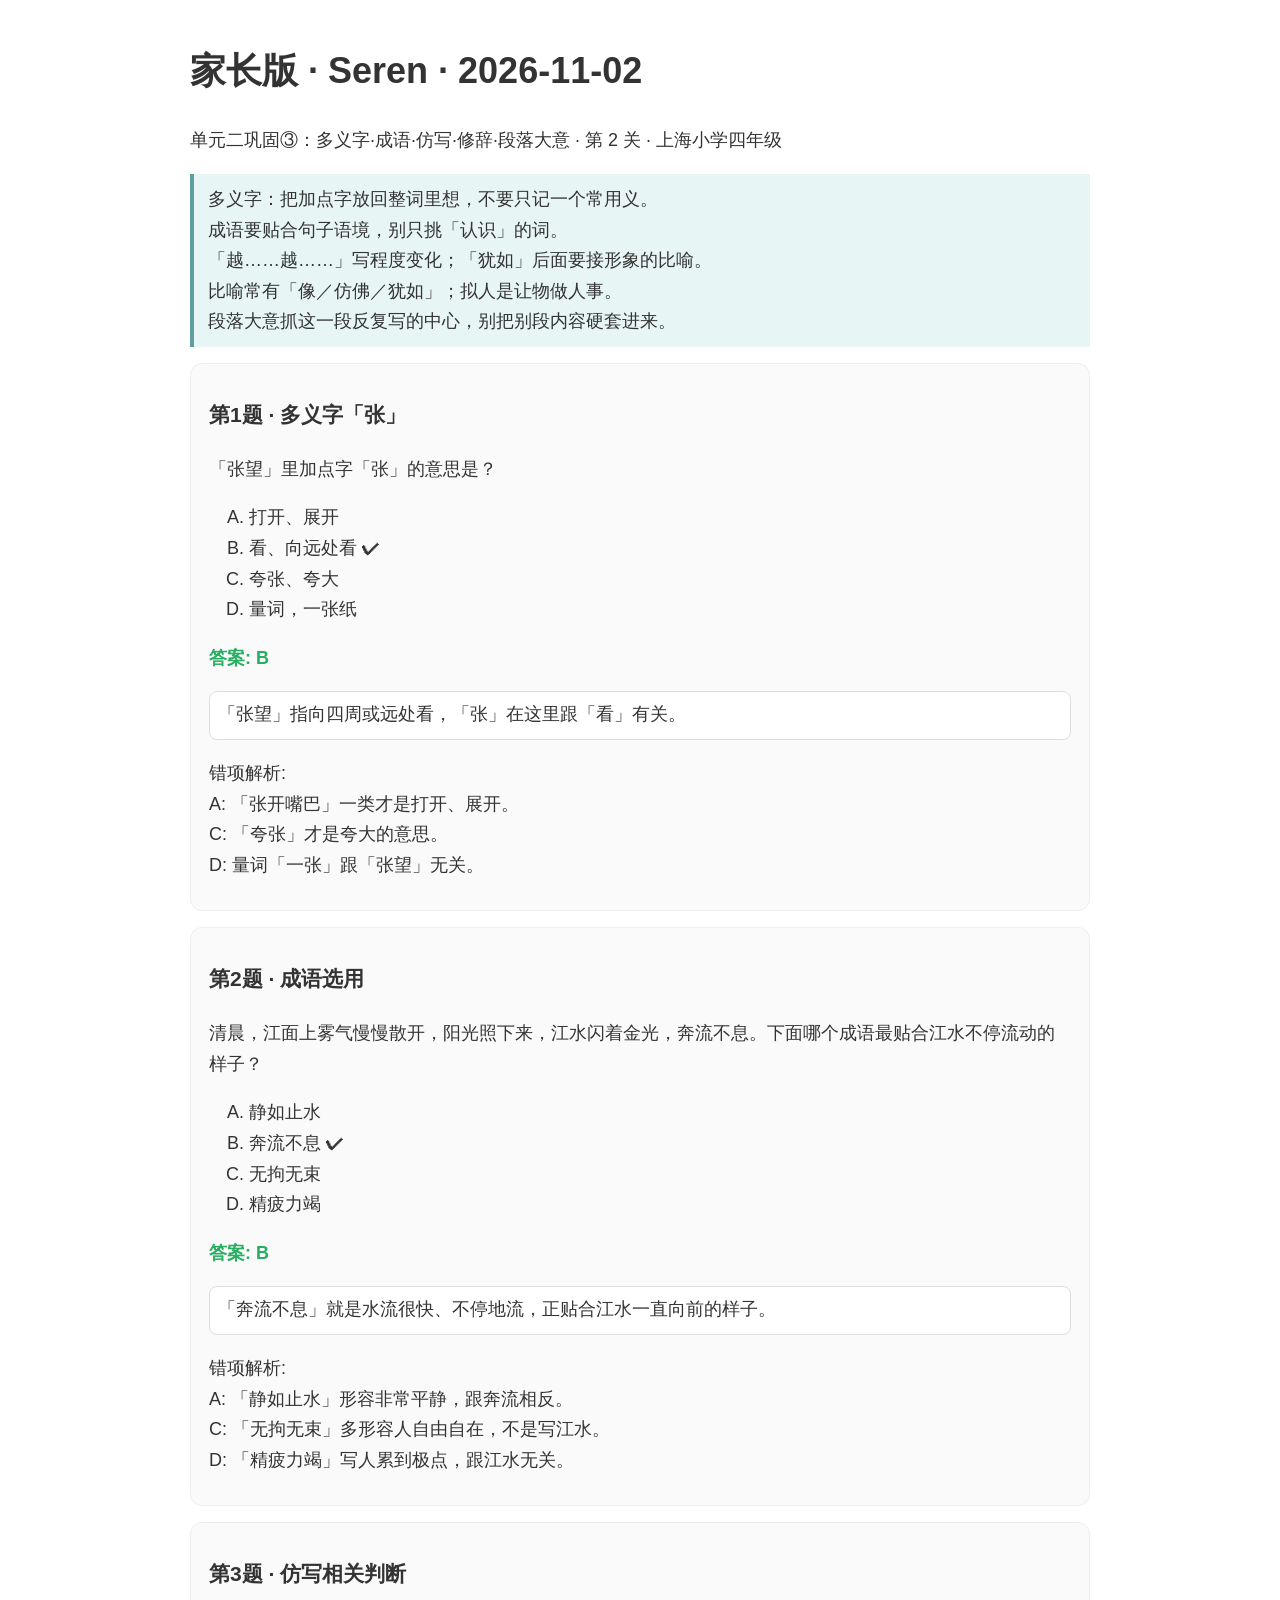
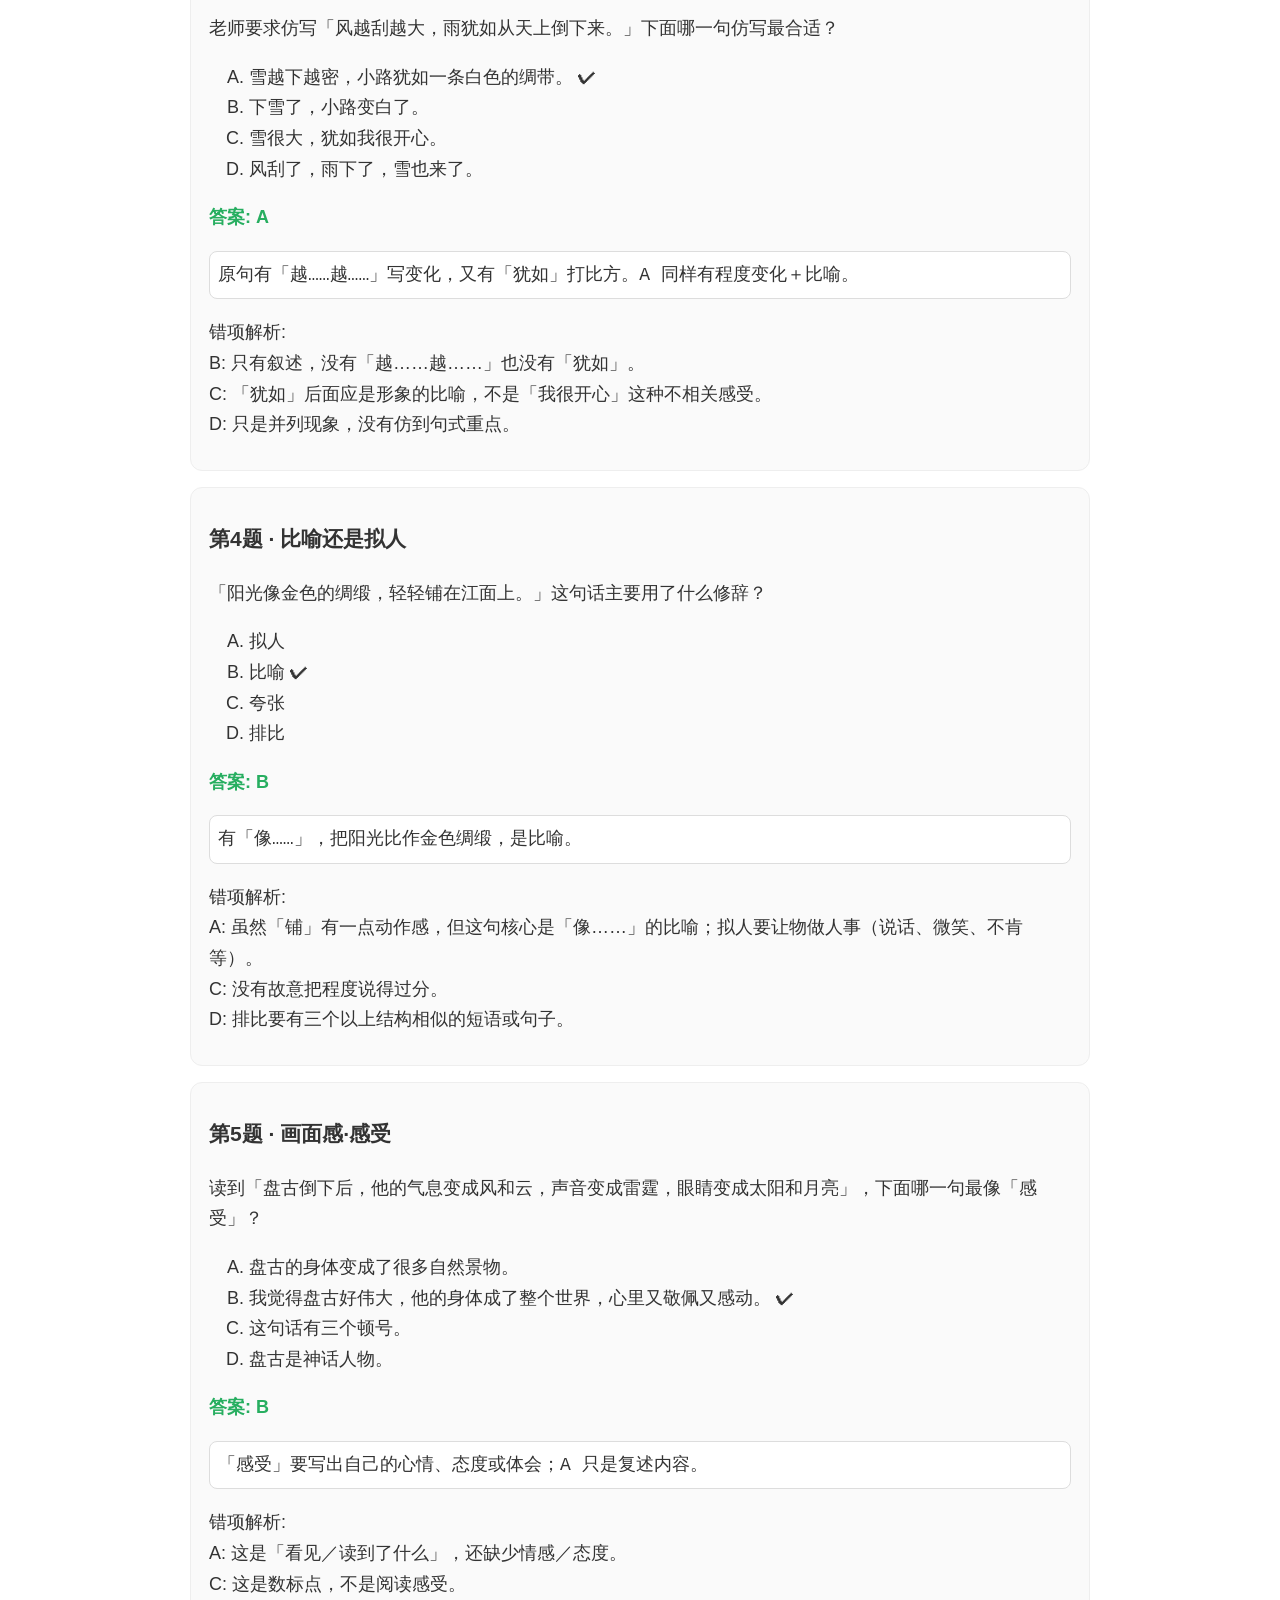
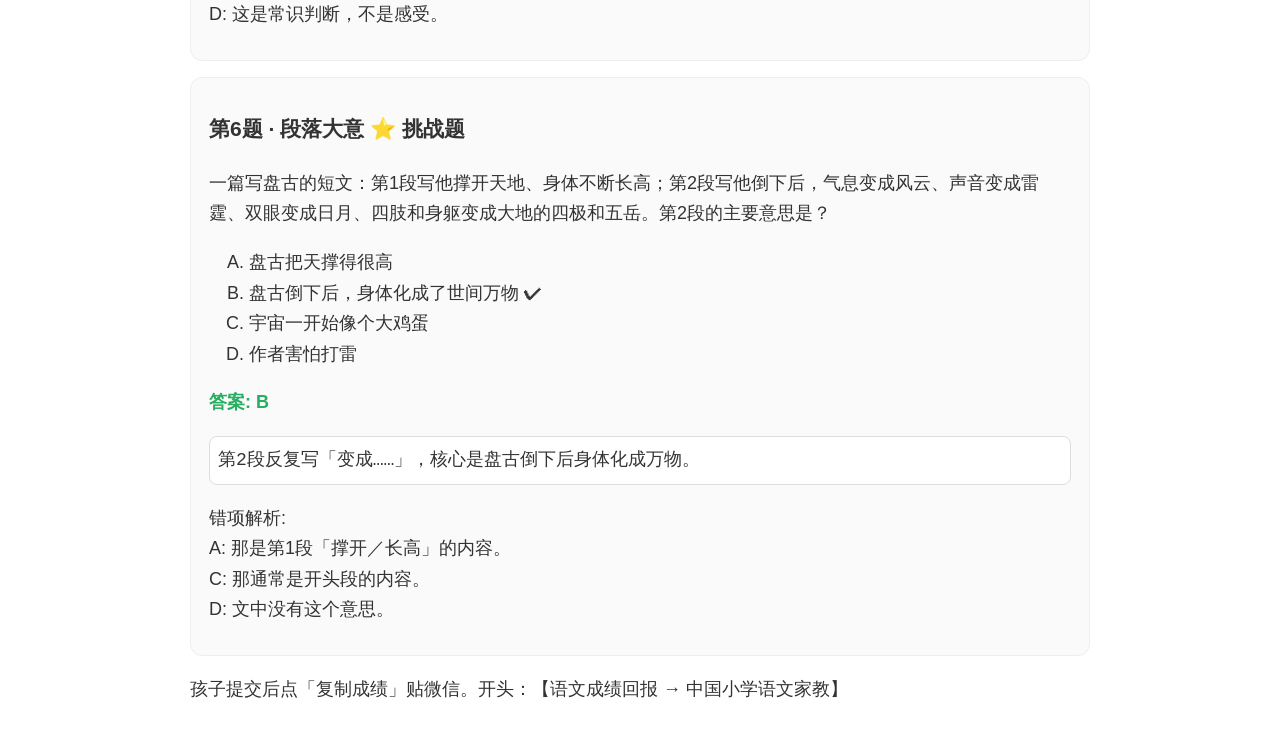
<file: 2026-11-02/parent.html>
<!doctype html><html lang="zh-CN"><head><meta charset="utf-8"><meta name="viewport" content="width=device-width,initial-scale=1"><meta name="robots" content="noindex">
<title>家长版 · Seren 语文 2026-11-02</title><style>body{font-family:-apple-system,"PingFang SC",sans-serif;max-width:900px;margin:auto;padding:16px;line-height:1.7;font-size:18px;color:#333}
.tip{background:#e8f5f5;border-left:4px solid #5f9ea0;padding:10px 14px}.q{border:1px solid #eee;border-radius:12px;padding:12px 18px;margin:16px 0;background:#fafafa}.a{color:#27ae60;font-weight:700}pre{background:#fff;border:1px solid #ddd;padding:8px;border-radius:8px;white-space:pre-wrap}</style></head><body>
<h1>家长版 · Seren · 2026-11-02</h1><p>单元二巩固③：多义字·成语·仿写·修辞·段落大意 · 第 2 关 · 上海小学四年级</p><div class="tip">多义字：把加点字放回整词里想，不要只记一个常用义。<br>成语要贴合句子语境，别只挑「认识」的词。<br>「越……越……」写程度变化；「犹如」后面要接形象的比喻。<br>比喻常有「像／仿佛／犹如」；拟人是让物做人事。<br>段落大意抓这一段反复写的中心，别把别段内容硬套进来。</div><div class="q"><h3>第1题 · 多义字「张」</h3><p>「张望」里加点字「张」的意思是？</p>
<ol type="A"><li>打开、展开</li><li>看、向远处看 ✔</li><li>夸张、夸大</li><li>量词，一张纸</li></ol>
<p class="a">答案: B</p><pre>「张望」指向四周或远处看，「张」在这里跟「看」有关。</pre>
<p>错项解析:<br>A: 「张开嘴巴」一类才是打开、展开。<br>C: 「夸张」才是夸大的意思。<br>D: 量词「一张」跟「张望」无关。</p></div><div class="q"><h3>第2题 · 成语选用</h3><p>清晨，江面上雾气慢慢散开，阳光照下来，江水闪着金光，奔流不息。下面哪个成语最贴合江水不停流动的样子？</p>
<ol type="A"><li>静如止水</li><li>奔流不息 ✔</li><li>无拘无束</li><li>精疲力竭</li></ol>
<p class="a">答案: B</p><pre>「奔流不息」就是水流很快、不停地流，正贴合江水一直向前的样子。</pre>
<p>错项解析:<br>A: 「静如止水」形容非常平静，跟奔流相反。<br>C: 「无拘无束」多形容人自由自在，不是写江水。<br>D: 「精疲力竭」写人累到极点，跟江水无关。</p></div><div class="q"><h3>第3题 · 仿写相关判断</h3><p>老师要求仿写「风越刮越大，雨犹如从天上倒下来。」下面哪一句仿写最合适？</p>
<ol type="A"><li>雪越下越密，小路犹如一条白色的绸带。 ✔</li><li>下雪了，小路变白了。</li><li>雪很大，犹如我很开心。</li><li>风刮了，雨下了，雪也来了。</li></ol>
<p class="a">答案: A</p><pre>原句有「越……越……」写变化，又有「犹如」打比方。A 同样有程度变化＋比喻。</pre>
<p>错项解析:<br>B: 只有叙述，没有「越……越……」也没有「犹如」。<br>C: 「犹如」后面应是形象的比喻，不是「我很开心」这种不相关感受。<br>D: 只是并列现象，没有仿到句式重点。</p></div><div class="q"><h3>第4题 · 比喻还是拟人</h3><p>「阳光像金色的绸缎，轻轻铺在江面上。」这句话主要用了什么修辞？</p>
<ol type="A"><li>拟人</li><li>比喻 ✔</li><li>夸张</li><li>排比</li></ol>
<p class="a">答案: B</p><pre>有「像……」，把阳光比作金色绸缎，是比喻。</pre>
<p>错项解析:<br>A: 虽然「铺」有一点动作感，但这句核心是「像……」的比喻；拟人要让物做人事（说话、微笑、不肯等）。<br>C: 没有故意把程度说得过分。<br>D: 排比要有三个以上结构相似的短语或句子。</p></div><div class="q"><h3>第5题 · 画面感·感受</h3><p>读到「盘古倒下后，他的气息变成风和云，声音变成雷霆，眼睛变成太阳和月亮」，下面哪一句最像「感受」？</p>
<ol type="A"><li>盘古的身体变成了很多自然景物。</li><li>我觉得盘古好伟大，他的身体成了整个世界，心里又敬佩又感动。 ✔</li><li>这句话有三个顿号。</li><li>盘古是神话人物。</li></ol>
<p class="a">答案: B</p><pre>「感受」要写出自己的心情、态度或体会；A 只是复述内容。</pre>
<p>错项解析:<br>A: 这是「看见／读到了什么」，还缺少情感／态度。<br>C: 这是数标点，不是阅读感受。<br>D: 这是常识判断，不是感受。</p></div><div class="q"><h3>第6题 · 段落大意 ⭐ 挑战题</h3><p>一篇写盘古的短文：第1段写他撑开天地、身体不断长高；第2段写他倒下后，气息变成风云、声音变成雷霆、双眼变成日月、四肢和身躯变成大地的四极和五岳。第2段的主要意思是？</p>
<ol type="A"><li>盘古把天撑得很高</li><li>盘古倒下后，身体化成了世间万物 ✔</li><li>宇宙一开始像个大鸡蛋</li><li>作者害怕打雷</li></ol>
<p class="a">答案: B</p><pre>第2段反复写「变成……」，核心是盘古倒下后身体化成万物。</pre>
<p>错项解析:<br>A: 那是第1段「撑开／长高」的内容。<br>C: 那通常是开头段的内容。<br>D: 文中没有这个意思。</p></div>
<p>孩子提交后点「复制成绩」贴微信。开头：【语文成绩回报 → 中国小学语文家教】</p></body></html>
</file>
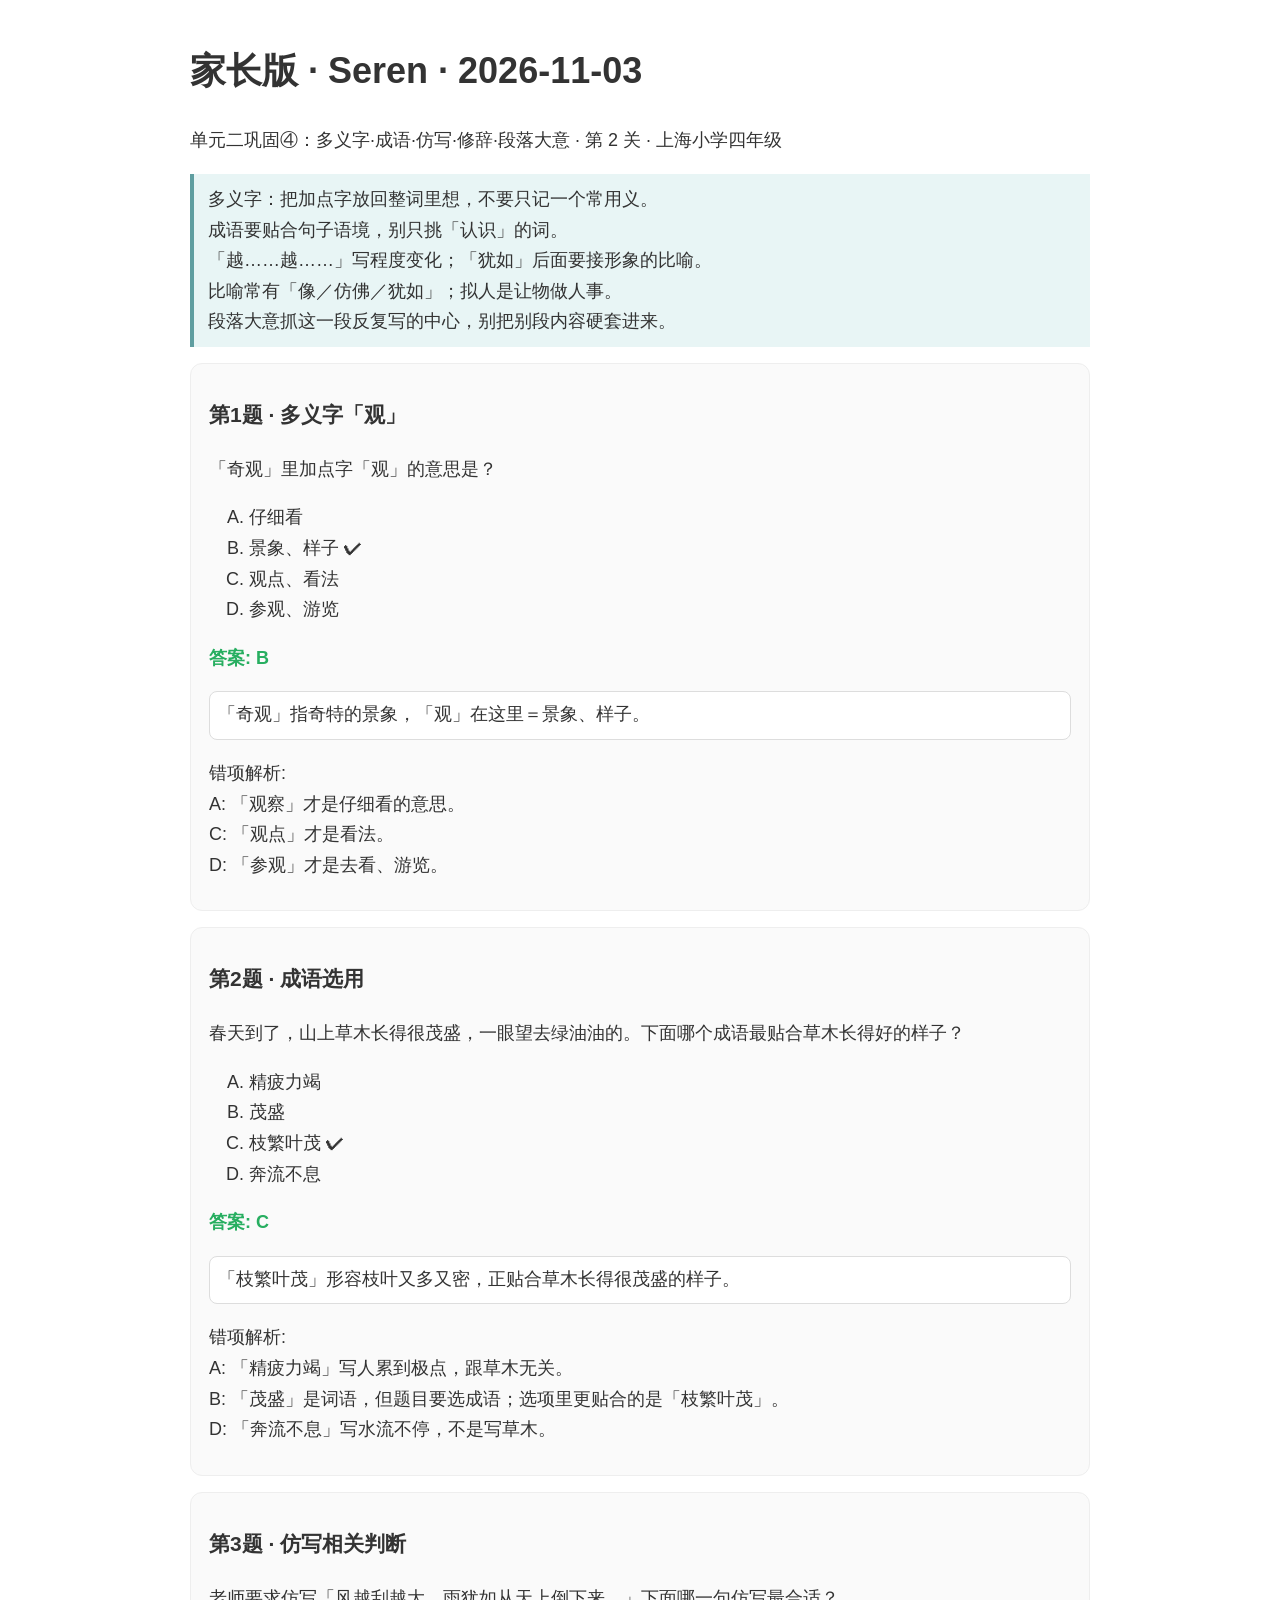
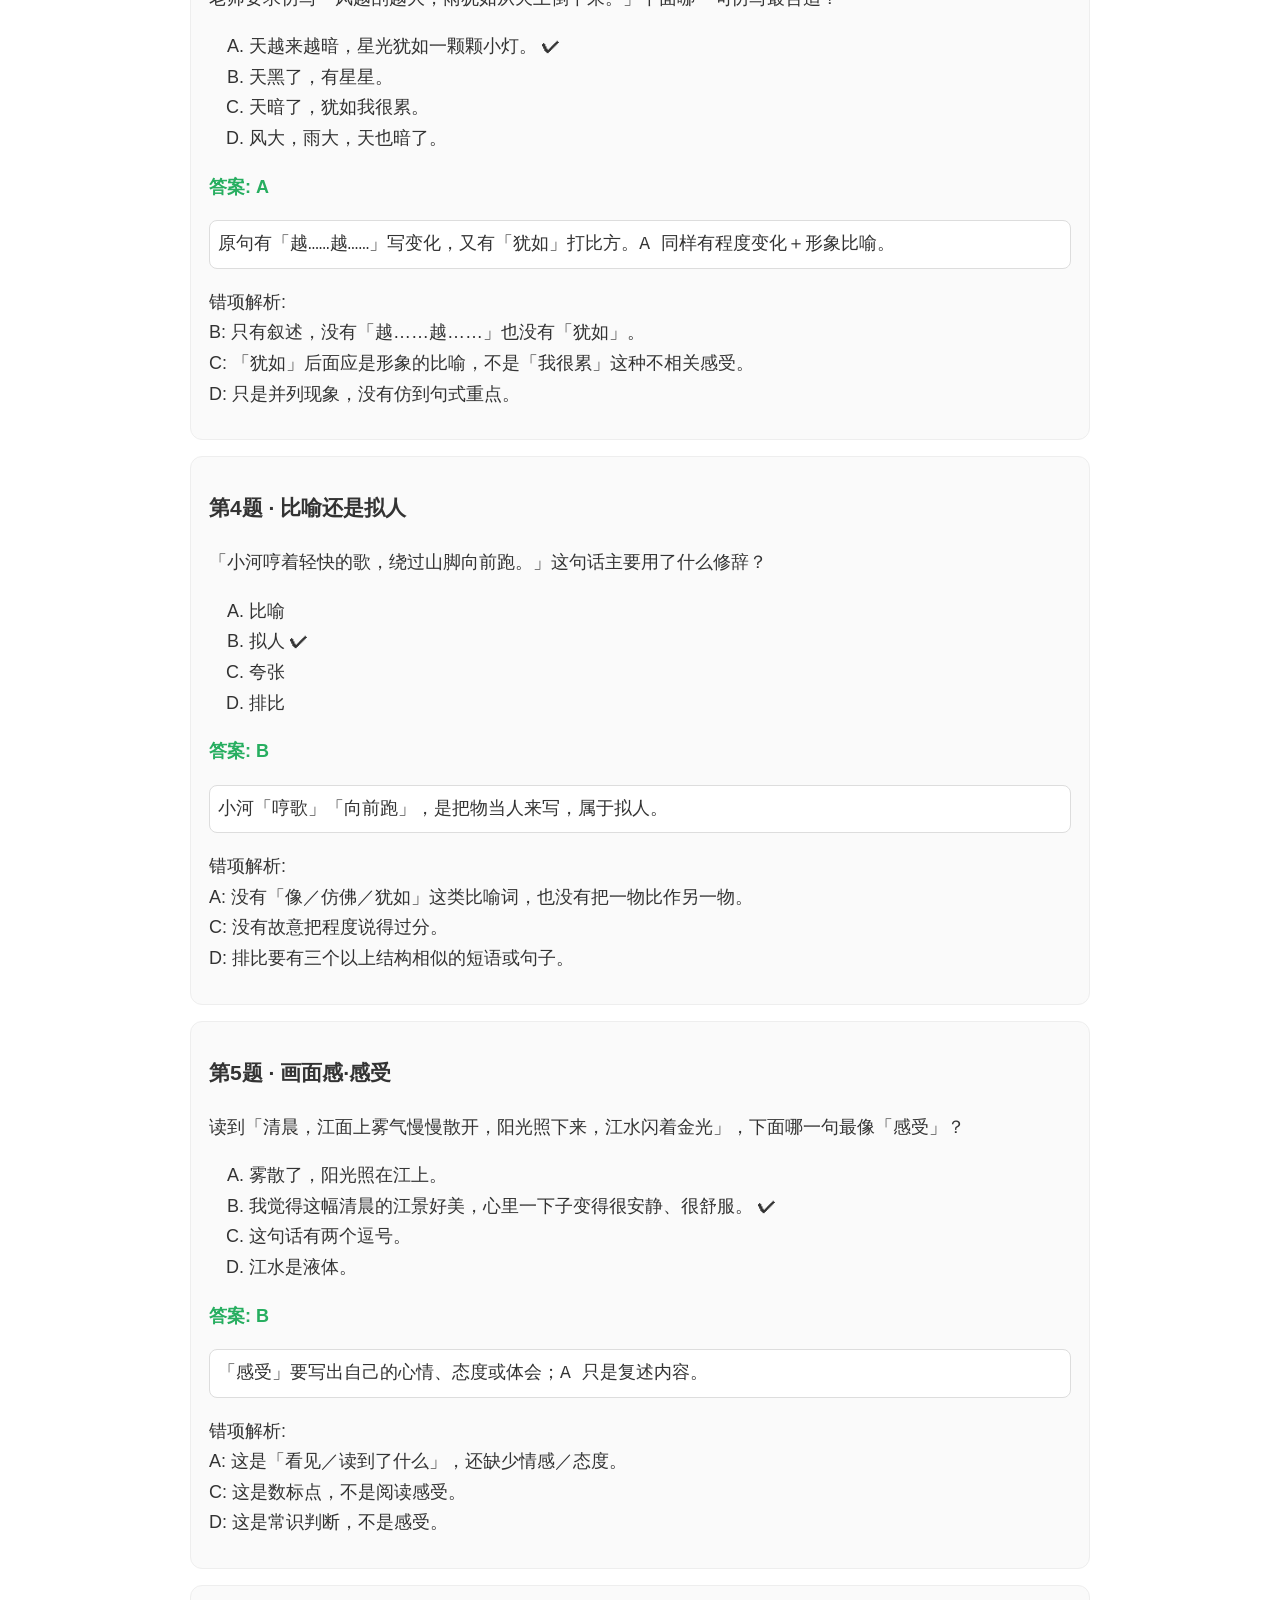
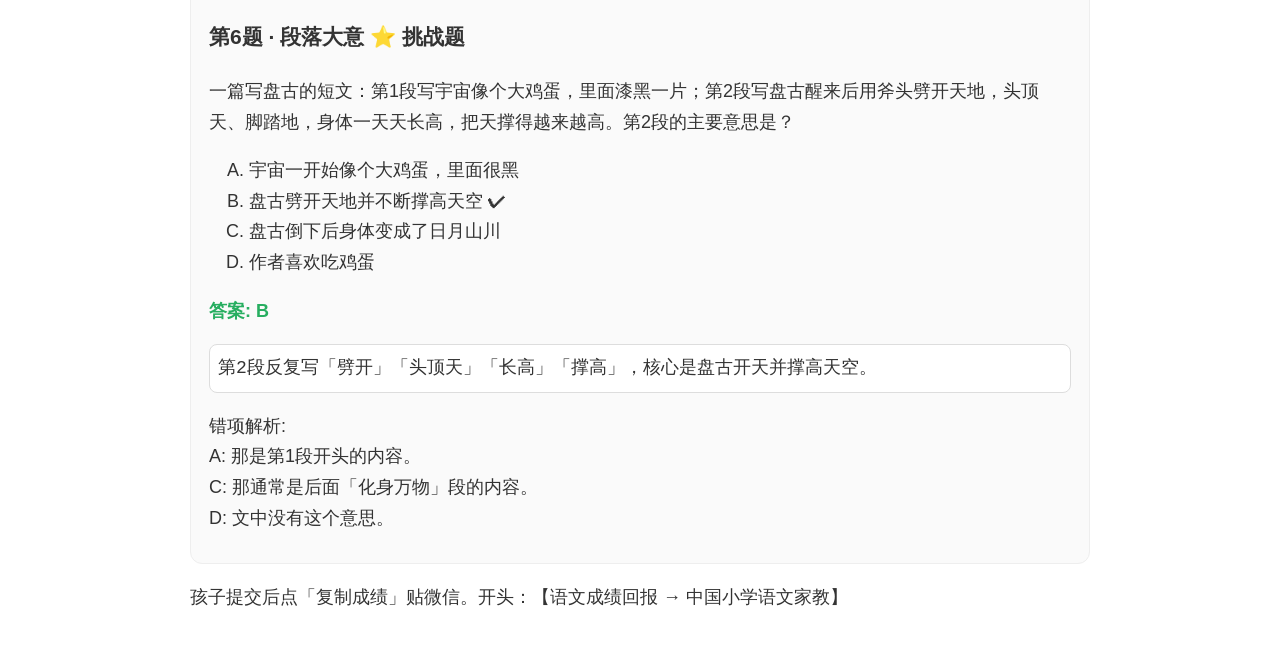
<file: 2026-11-03/parent.html>
<!doctype html><html lang="zh-CN"><head><meta charset="utf-8"><meta name="viewport" content="width=device-width,initial-scale=1"><meta name="robots" content="noindex">
<title>家长版 · Seren 语文 2026-11-03</title><style>body{font-family:-apple-system,"PingFang SC",sans-serif;max-width:900px;margin:auto;padding:16px;line-height:1.7;font-size:18px;color:#333}
.tip{background:#e8f5f5;border-left:4px solid #5f9ea0;padding:10px 14px}.q{border:1px solid #eee;border-radius:12px;padding:12px 18px;margin:16px 0;background:#fafafa}.a{color:#27ae60;font-weight:700}pre{background:#fff;border:1px solid #ddd;padding:8px;border-radius:8px;white-space:pre-wrap}</style></head><body>
<h1>家长版 · Seren · 2026-11-03</h1><p>单元二巩固④：多义字·成语·仿写·修辞·段落大意 · 第 2 关 · 上海小学四年级</p><div class="tip">多义字：把加点字放回整词里想，不要只记一个常用义。<br>成语要贴合句子语境，别只挑「认识」的词。<br>「越……越……」写程度变化；「犹如」后面要接形象的比喻。<br>比喻常有「像／仿佛／犹如」；拟人是让物做人事。<br>段落大意抓这一段反复写的中心，别把别段内容硬套进来。</div><div class="q"><h3>第1题 · 多义字「观」</h3><p>「奇观」里加点字「观」的意思是？</p>
<ol type="A"><li>仔细看</li><li>景象、样子 ✔</li><li>观点、看法</li><li>参观、游览</li></ol>
<p class="a">答案: B</p><pre>「奇观」指奇特的景象，「观」在这里＝景象、样子。</pre>
<p>错项解析:<br>A: 「观察」才是仔细看的意思。<br>C: 「观点」才是看法。<br>D: 「参观」才是去看、游览。</p></div><div class="q"><h3>第2题 · 成语选用</h3><p>春天到了，山上草木长得很茂盛，一眼望去绿油油的。下面哪个成语最贴合草木长得好的样子？</p>
<ol type="A"><li>精疲力竭</li><li>茂盛</li><li>枝繁叶茂 ✔</li><li>奔流不息</li></ol>
<p class="a">答案: C</p><pre>「枝繁叶茂」形容枝叶又多又密，正贴合草木长得很茂盛的样子。</pre>
<p>错项解析:<br>A: 「精疲力竭」写人累到极点，跟草木无关。<br>B: 「茂盛」是词语，但题目要选成语；选项里更贴合的是「枝繁叶茂」。<br>D: 「奔流不息」写水流不停，不是写草木。</p></div><div class="q"><h3>第3题 · 仿写相关判断</h3><p>老师要求仿写「风越刮越大，雨犹如从天上倒下来。」下面哪一句仿写最合适？</p>
<ol type="A"><li>天越来越暗，星光犹如一颗颗小灯。 ✔</li><li>天黑了，有星星。</li><li>天暗了，犹如我很累。</li><li>风大，雨大，天也暗了。</li></ol>
<p class="a">答案: A</p><pre>原句有「越……越……」写变化，又有「犹如」打比方。A 同样有程度变化＋形象比喻。</pre>
<p>错项解析:<br>B: 只有叙述，没有「越……越……」也没有「犹如」。<br>C: 「犹如」后面应是形象的比喻，不是「我很累」这种不相关感受。<br>D: 只是并列现象，没有仿到句式重点。</p></div><div class="q"><h3>第4题 · 比喻还是拟人</h3><p>「小河哼着轻快的歌，绕过山脚向前跑。」这句话主要用了什么修辞？</p>
<ol type="A"><li>比喻</li><li>拟人 ✔</li><li>夸张</li><li>排比</li></ol>
<p class="a">答案: B</p><pre>小河「哼歌」「向前跑」，是把物当人来写，属于拟人。</pre>
<p>错项解析:<br>A: 没有「像／仿佛／犹如」这类比喻词，也没有把一物比作另一物。<br>C: 没有故意把程度说得过分。<br>D: 排比要有三个以上结构相似的短语或句子。</p></div><div class="q"><h3>第5题 · 画面感·感受</h3><p>读到「清晨，江面上雾气慢慢散开，阳光照下来，江水闪着金光」，下面哪一句最像「感受」？</p>
<ol type="A"><li>雾散了，阳光照在江上。</li><li>我觉得这幅清晨的江景好美，心里一下子变得很安静、很舒服。 ✔</li><li>这句话有两个逗号。</li><li>江水是液体。</li></ol>
<p class="a">答案: B</p><pre>「感受」要写出自己的心情、态度或体会；A 只是复述内容。</pre>
<p>错项解析:<br>A: 这是「看见／读到了什么」，还缺少情感／态度。<br>C: 这是数标点，不是阅读感受。<br>D: 这是常识判断，不是感受。</p></div><div class="q"><h3>第6题 · 段落大意 ⭐ 挑战题</h3><p>一篇写盘古的短文：第1段写宇宙像个大鸡蛋，里面漆黑一片；第2段写盘古醒来后用斧头劈开天地，头顶天、脚踏地，身体一天天长高，把天撑得越来越高。第2段的主要意思是？</p>
<ol type="A"><li>宇宙一开始像个大鸡蛋，里面很黑</li><li>盘古劈开天地并不断撑高天空 ✔</li><li>盘古倒下后身体变成了日月山川</li><li>作者喜欢吃鸡蛋</li></ol>
<p class="a">答案: B</p><pre>第2段反复写「劈开」「头顶天」「长高」「撑高」，核心是盘古开天并撑高天空。</pre>
<p>错项解析:<br>A: 那是第1段开头的内容。<br>C: 那通常是后面「化身万物」段的内容。<br>D: 文中没有这个意思。</p></div>
<p>孩子提交后点「复制成绩」贴微信。开头：【语文成绩回报 → 中国小学语文家教】</p></body></html>
</file>
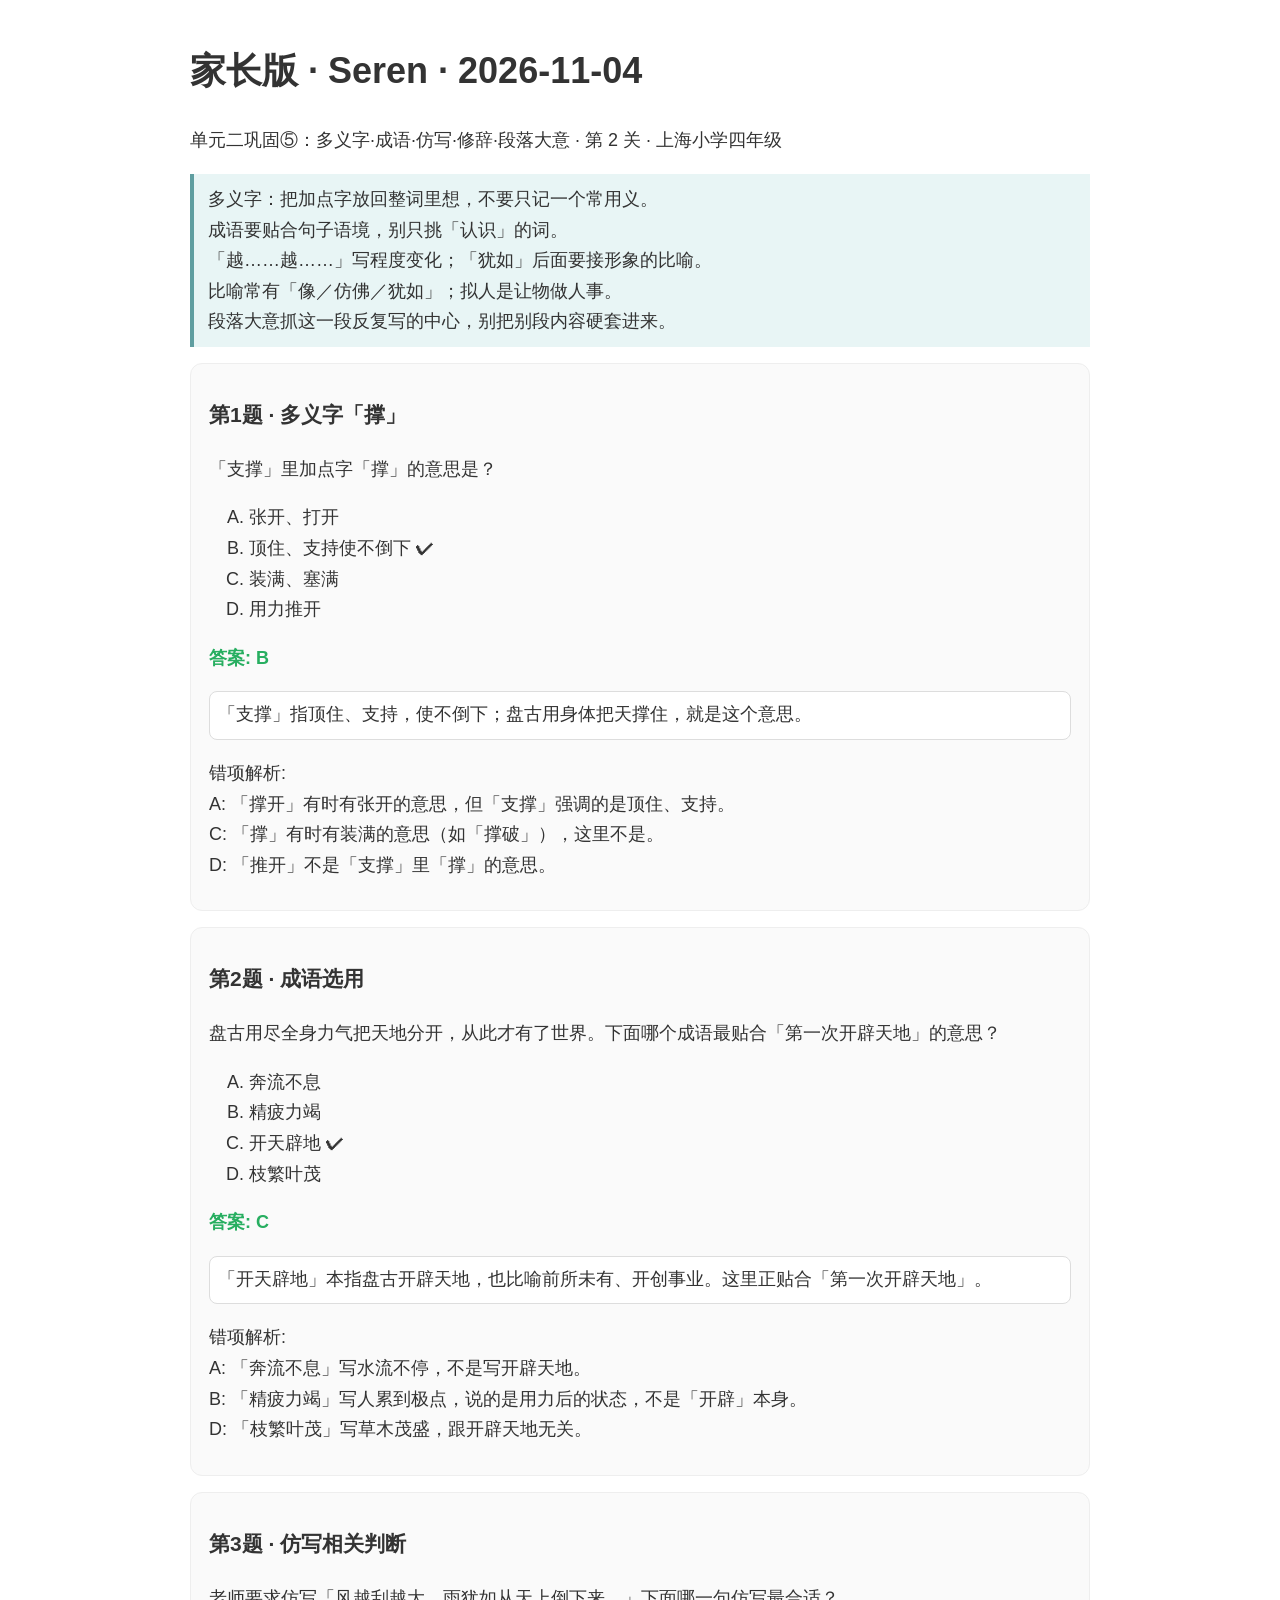
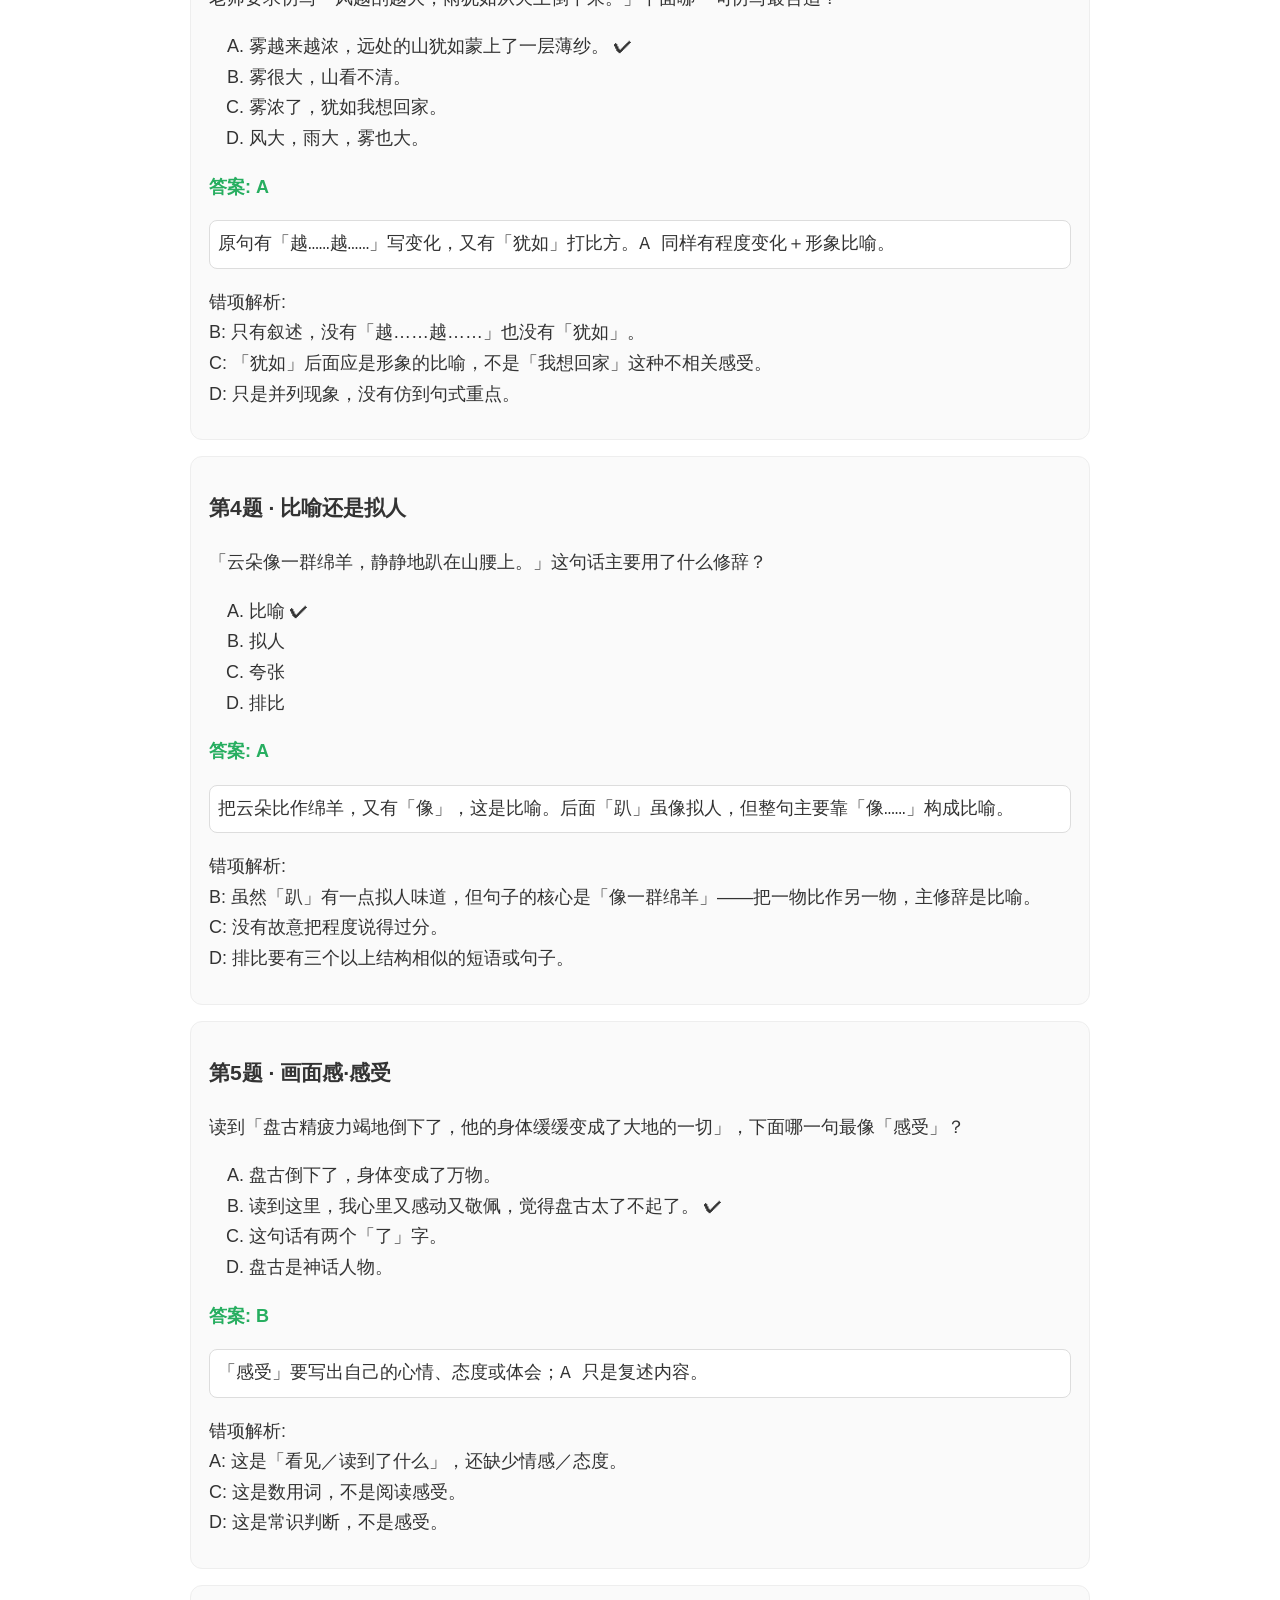
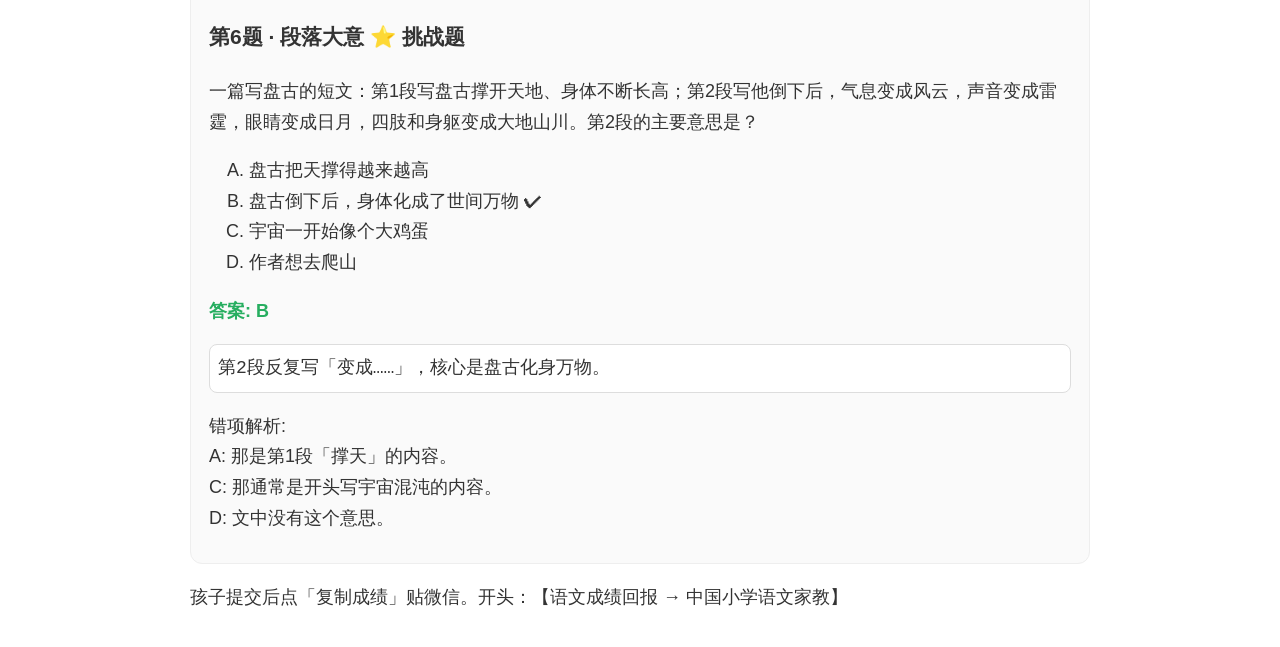
<file: 2026-11-04/parent.html>
<!doctype html><html lang="zh-CN"><head><meta charset="utf-8"><meta name="viewport" content="width=device-width,initial-scale=1"><meta name="robots" content="noindex">
<title>家长版 · Seren 语文 2026-11-04</title><style>body{font-family:-apple-system,"PingFang SC",sans-serif;max-width:900px;margin:auto;padding:16px;line-height:1.7;font-size:18px;color:#333}
.tip{background:#e8f5f5;border-left:4px solid #5f9ea0;padding:10px 14px}.q{border:1px solid #eee;border-radius:12px;padding:12px 18px;margin:16px 0;background:#fafafa}.a{color:#27ae60;font-weight:700}pre{background:#fff;border:1px solid #ddd;padding:8px;border-radius:8px;white-space:pre-wrap}</style></head><body>
<h1>家长版 · Seren · 2026-11-04</h1><p>单元二巩固⑤：多义字·成语·仿写·修辞·段落大意 · 第 2 关 · 上海小学四年级</p><div class="tip">多义字：把加点字放回整词里想，不要只记一个常用义。<br>成语要贴合句子语境，别只挑「认识」的词。<br>「越……越……」写程度变化；「犹如」后面要接形象的比喻。<br>比喻常有「像／仿佛／犹如」；拟人是让物做人事。<br>段落大意抓这一段反复写的中心，别把别段内容硬套进来。</div><div class="q"><h3>第1题 · 多义字「撑」</h3><p>「支撑」里加点字「撑」的意思是？</p>
<ol type="A"><li>张开、打开</li><li>顶住、支持使不倒下 ✔</li><li>装满、塞满</li><li>用力推开</li></ol>
<p class="a">答案: B</p><pre>「支撑」指顶住、支持，使不倒下；盘古用身体把天撑住，就是这个意思。</pre>
<p>错项解析:<br>A: 「撑开」有时有张开的意思，但「支撑」强调的是顶住、支持。<br>C: 「撑」有时有装满的意思（如「撑破」），这里不是。<br>D: 「推开」不是「支撑」里「撑」的意思。</p></div><div class="q"><h3>第2题 · 成语选用</h3><p>盘古用尽全身力气把天地分开，从此才有了世界。下面哪个成语最贴合「第一次开辟天地」的意思？</p>
<ol type="A"><li>奔流不息</li><li>精疲力竭</li><li>开天辟地 ✔</li><li>枝繁叶茂</li></ol>
<p class="a">答案: C</p><pre>「开天辟地」本指盘古开辟天地，也比喻前所未有、开创事业。这里正贴合「第一次开辟天地」。</pre>
<p>错项解析:<br>A: 「奔流不息」写水流不停，不是写开辟天地。<br>B: 「精疲力竭」写人累到极点，说的是用力后的状态，不是「开辟」本身。<br>D: 「枝繁叶茂」写草木茂盛，跟开辟天地无关。</p></div><div class="q"><h3>第3题 · 仿写相关判断</h3><p>老师要求仿写「风越刮越大，雨犹如从天上倒下来。」下面哪一句仿写最合适？</p>
<ol type="A"><li>雾越来越浓，远处的山犹如蒙上了一层薄纱。 ✔</li><li>雾很大，山看不清。</li><li>雾浓了，犹如我想回家。</li><li>风大，雨大，雾也大。</li></ol>
<p class="a">答案: A</p><pre>原句有「越……越……」写变化，又有「犹如」打比方。A 同样有程度变化＋形象比喻。</pre>
<p>错项解析:<br>B: 只有叙述，没有「越……越……」也没有「犹如」。<br>C: 「犹如」后面应是形象的比喻，不是「我想回家」这种不相关感受。<br>D: 只是并列现象，没有仿到句式重点。</p></div><div class="q"><h3>第4题 · 比喻还是拟人</h3><p>「云朵像一群绵羊，静静地趴在山腰上。」这句话主要用了什么修辞？</p>
<ol type="A"><li>比喻 ✔</li><li>拟人</li><li>夸张</li><li>排比</li></ol>
<p class="a">答案: A</p><pre>把云朵比作绵羊，又有「像」，这是比喻。后面「趴」虽像拟人，但整句主要靠「像……」构成比喻。</pre>
<p>错项解析:<br>B: 虽然「趴」有一点拟人味道，但句子的核心是「像一群绵羊」——把一物比作另一物，主修辞是比喻。<br>C: 没有故意把程度说得过分。<br>D: 排比要有三个以上结构相似的短语或句子。</p></div><div class="q"><h3>第5题 · 画面感·感受</h3><p>读到「盘古精疲力竭地倒下了，他的身体缓缓变成了大地的一切」，下面哪一句最像「感受」？</p>
<ol type="A"><li>盘古倒下了，身体变成了万物。</li><li>读到这里，我心里又感动又敬佩，觉得盘古太了不起了。 ✔</li><li>这句话有两个「了」字。</li><li>盘古是神话人物。</li></ol>
<p class="a">答案: B</p><pre>「感受」要写出自己的心情、态度或体会；A 只是复述内容。</pre>
<p>错项解析:<br>A: 这是「看见／读到了什么」，还缺少情感／态度。<br>C: 这是数用词，不是阅读感受。<br>D: 这是常识判断，不是感受。</p></div><div class="q"><h3>第6题 · 段落大意 ⭐ 挑战题</h3><p>一篇写盘古的短文：第1段写盘古撑开天地、身体不断长高；第2段写他倒下后，气息变成风云，声音变成雷霆，眼睛变成日月，四肢和身躯变成大地山川。第2段的主要意思是？</p>
<ol type="A"><li>盘古把天撑得越来越高</li><li>盘古倒下后，身体化成了世间万物 ✔</li><li>宇宙一开始像个大鸡蛋</li><li>作者想去爬山</li></ol>
<p class="a">答案: B</p><pre>第2段反复写「变成……」，核心是盘古化身万物。</pre>
<p>错项解析:<br>A: 那是第1段「撑天」的内容。<br>C: 那通常是开头写宇宙混沌的内容。<br>D: 文中没有这个意思。</p></div>
<p>孩子提交后点「复制成绩」贴微信。开头：【语文成绩回报 → 中国小学语文家教】</p></body></html>
</file>
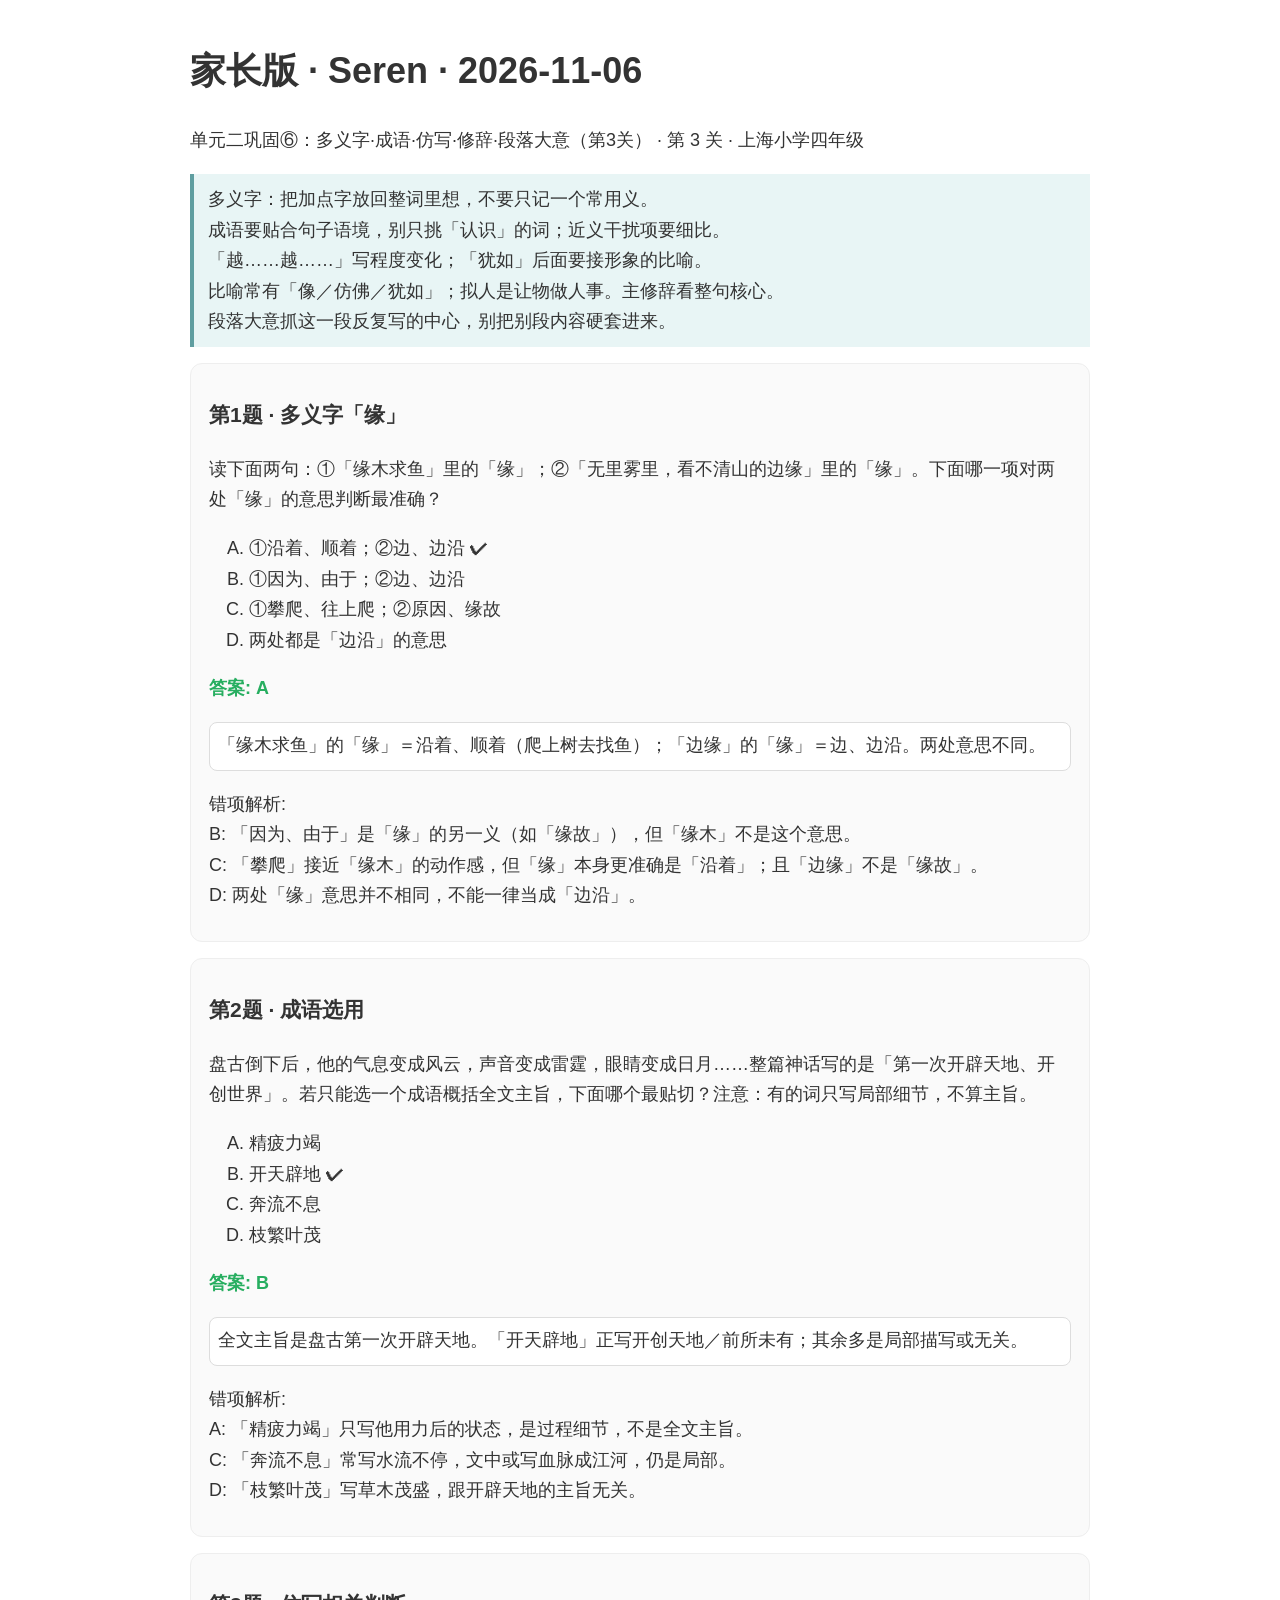
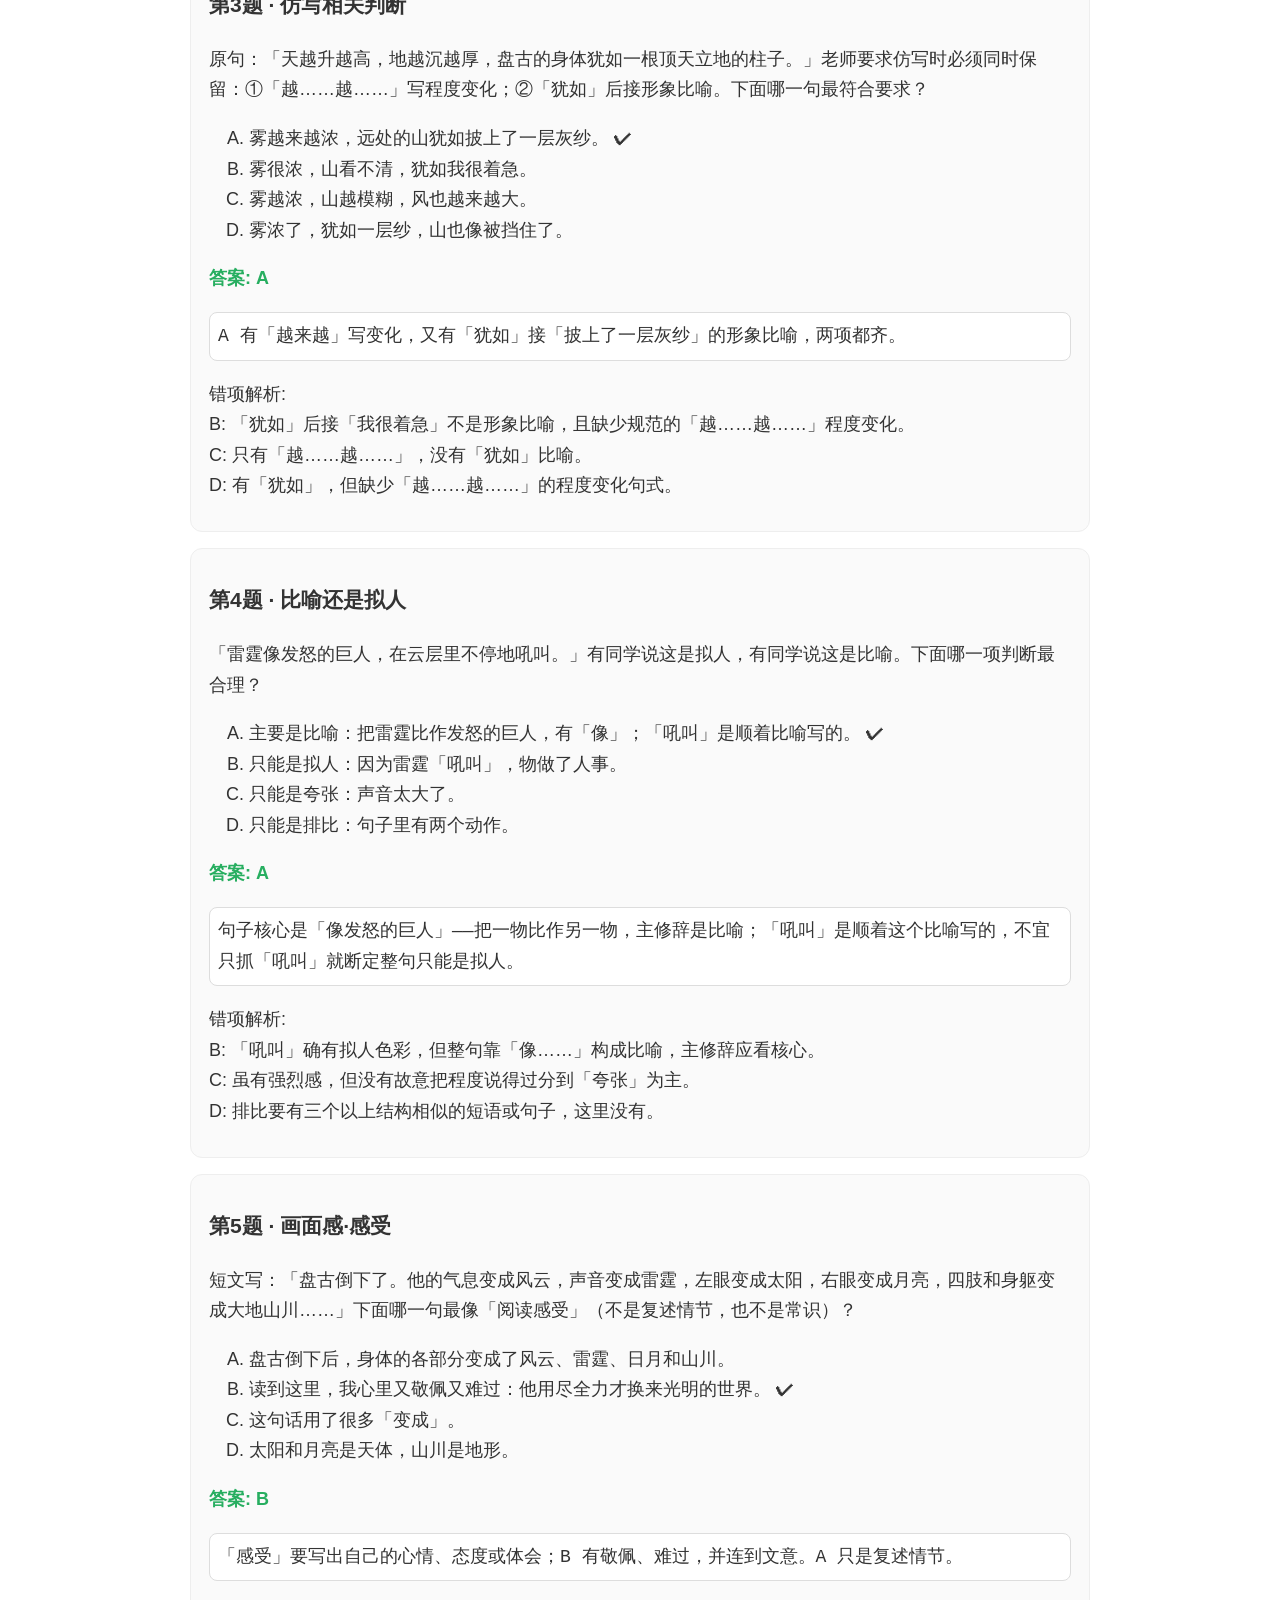
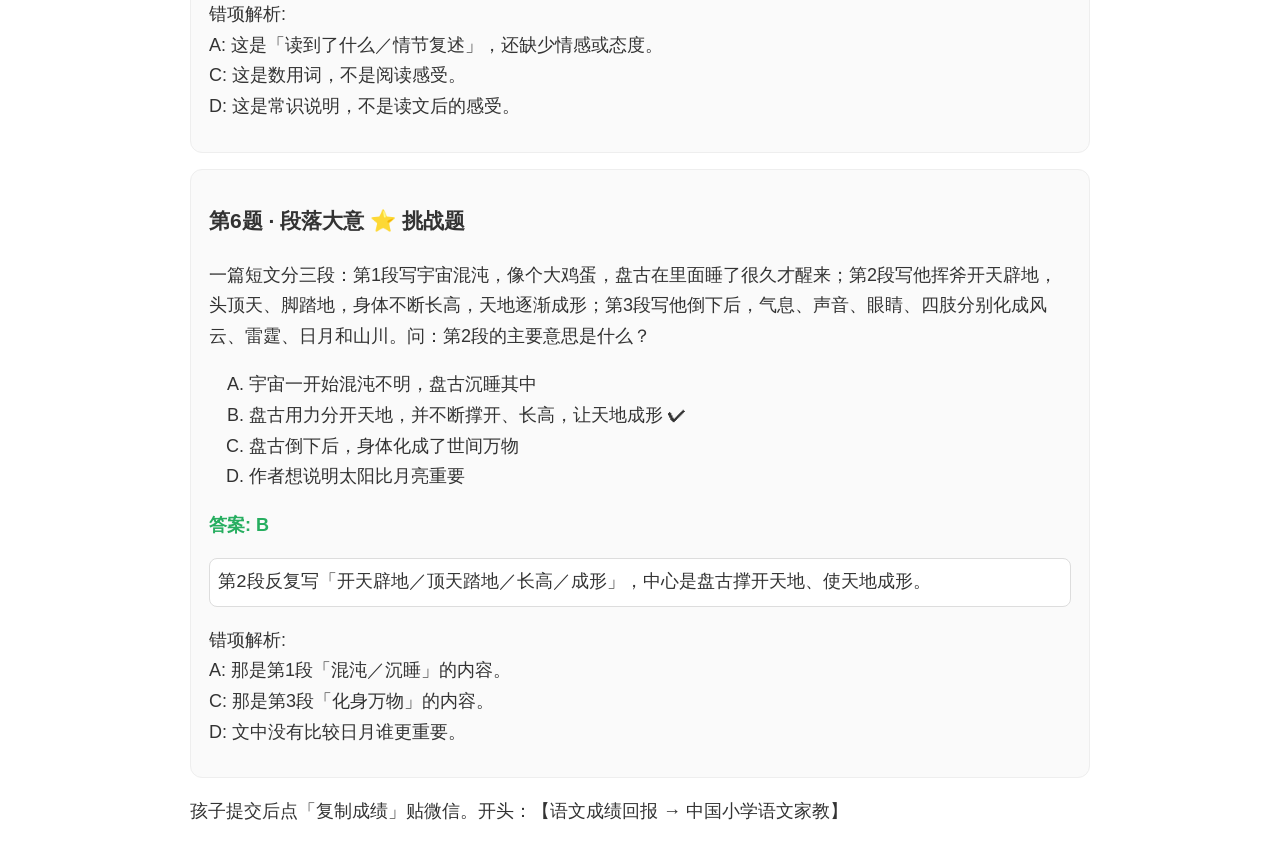
<file: 2026-11-06/parent.html>
<!doctype html><html lang="zh-CN"><head><meta charset="utf-8"><meta name="viewport" content="width=device-width,initial-scale=1"><meta name="robots" content="noindex">
<title>家长版 · Seren 语文 2026-11-06</title><style>body{font-family:-apple-system,"PingFang SC",sans-serif;max-width:900px;margin:auto;padding:16px;line-height:1.7;font-size:18px;color:#333}
.tip{background:#e8f5f5;border-left:4px solid #5f9ea0;padding:10px 14px}.q{border:1px solid #eee;border-radius:12px;padding:12px 18px;margin:16px 0;background:#fafafa}.a{color:#27ae60;font-weight:700}pre{background:#fff;border:1px solid #ddd;padding:8px;border-radius:8px;white-space:pre-wrap}</style></head><body>
<h1>家长版 · Seren · 2026-11-06</h1><p>单元二巩固⑥：多义字·成语·仿写·修辞·段落大意（第3关） · 第 3 关 · 上海小学四年级</p><div class="tip">多义字：把加点字放回整词里想，不要只记一个常用义。<br>成语要贴合句子语境，别只挑「认识」的词；近义干扰项要细比。<br>「越……越……」写程度变化；「犹如」后面要接形象的比喻。<br>比喻常有「像／仿佛／犹如」；拟人是让物做人事。主修辞看整句核心。<br>段落大意抓这一段反复写的中心，别把别段内容硬套进来。</div><div class="q"><h3>第1题 · 多义字「缘」</h3><p>读下面两句：①「缘木求鱼」里的「缘」；②「无里雾里，看不清山的边缘」里的「缘」。下面哪一项对两处「缘」的意思判断最准确？</p>
<ol type="A"><li>①沿着、顺着；②边、边沿 ✔</li><li>①因为、由于；②边、边沿</li><li>①攀爬、往上爬；②原因、缘故</li><li>两处都是「边沿」的意思</li></ol>
<p class="a">答案: A</p><pre>「缘木求鱼」的「缘」＝沿着、顺着（爬上树去找鱼）；「边缘」的「缘」＝边、边沿。两处意思不同。</pre>
<p>错项解析:<br>B: 「因为、由于」是「缘」的另一义（如「缘故」），但「缘木」不是这个意思。<br>C: 「攀爬」接近「缘木」的动作感，但「缘」本身更准确是「沿着」；且「边缘」不是「缘故」。<br>D: 两处「缘」意思并不相同，不能一律当成「边沿」。</p></div><div class="q"><h3>第2题 · 成语选用</h3><p>盘古倒下后，他的气息变成风云，声音变成雷霆，眼睛变成日月……整篇神话写的是「第一次开辟天地、开创世界」。若只能选一个成语概括全文主旨，下面哪个最贴切？注意：有的词只写局部细节，不算主旨。</p>
<ol type="A"><li>精疲力竭</li><li>开天辟地 ✔</li><li>奔流不息</li><li>枝繁叶茂</li></ol>
<p class="a">答案: B</p><pre>全文主旨是盘古第一次开辟天地。「开天辟地」正写开创天地／前所未有；其余多是局部描写或无关。</pre>
<p>错项解析:<br>A: 「精疲力竭」只写他用力后的状态，是过程细节，不是全文主旨。<br>C: 「奔流不息」常写水流不停，文中或写血脉成江河，仍是局部。<br>D: 「枝繁叶茂」写草木茂盛，跟开辟天地的主旨无关。</p></div><div class="q"><h3>第3题 · 仿写相关判断</h3><p>原句：「天越升越高，地越沉越厚，盘古的身体犹如一根顶天立地的柱子。」老师要求仿写时必须同时保留：①「越……越……」写程度变化；②「犹如」后接形象比喻。下面哪一句最符合要求？</p>
<ol type="A"><li>雾越来越浓，远处的山犹如披上了一层灰纱。 ✔</li><li>雾很浓，山看不清，犹如我很着急。</li><li>雾越浓，山越模糊，风也越来越大。</li><li>雾浓了，犹如一层纱，山也像被挡住了。</li></ol>
<p class="a">答案: A</p><pre>A 有「越来越」写变化，又有「犹如」接「披上了一层灰纱」的形象比喻，两项都齐。</pre>
<p>错项解析:<br>B: 「犹如」后接「我很着急」不是形象比喻，且缺少规范的「越……越……」程度变化。<br>C: 只有「越……越……」，没有「犹如」比喻。<br>D: 有「犹如」，但缺少「越……越……」的程度变化句式。</p></div><div class="q"><h3>第4题 · 比喻还是拟人</h3><p>「雷霆像发怒的巨人，在云层里不停地吼叫。」有同学说这是拟人，有同学说这是比喻。下面哪一项判断最合理？</p>
<ol type="A"><li>主要是比喻：把雷霆比作发怒的巨人，有「像」；「吼叫」是顺着比喻写的。 ✔</li><li>只能是拟人：因为雷霆「吼叫」，物做了人事。</li><li>只能是夸张：声音太大了。</li><li>只能是排比：句子里有两个动作。</li></ol>
<p class="a">答案: A</p><pre>句子核心是「像发怒的巨人」——把一物比作另一物，主修辞是比喻；「吼叫」是顺着这个比喻写的，不宜只抓「吼叫」就断定整句只能是拟人。</pre>
<p>错项解析:<br>B: 「吼叫」确有拟人色彩，但整句靠「像……」构成比喻，主修辞应看核心。<br>C: 虽有强烈感，但没有故意把程度说得过分到「夸张」为主。<br>D: 排比要有三个以上结构相似的短语或句子，这里没有。</p></div><div class="q"><h3>第5题 · 画面感·感受</h3><p>短文写：「盘古倒下了。他的气息变成风云，声音变成雷霆，左眼变成太阳，右眼变成月亮，四肢和身躯变成大地山川……」下面哪一句最像「阅读感受」（不是复述情节，也不是常识）？</p>
<ol type="A"><li>盘古倒下后，身体的各部分变成了风云、雷霆、日月和山川。</li><li>读到这里，我心里又敬佩又难过：他用尽全力才换来光明的世界。 ✔</li><li>这句话用了很多「变成」。</li><li>太阳和月亮是天体，山川是地形。</li></ol>
<p class="a">答案: B</p><pre>「感受」要写出自己的心情、态度或体会；B 有敬佩、难过，并连到文意。A 只是复述情节。</pre>
<p>错项解析:<br>A: 这是「读到了什么／情节复述」，还缺少情感或态度。<br>C: 这是数用词，不是阅读感受。<br>D: 这是常识说明，不是读文后的感受。</p></div><div class="q"><h3>第6题 · 段落大意 ⭐ 挑战题</h3><p>一篇短文分三段：第1段写宇宙混沌，像个大鸡蛋，盘古在里面睡了很久才醒来；第2段写他挥斧开天辟地，头顶天、脚踏地，身体不断长高，天地逐渐成形；第3段写他倒下后，气息、声音、眼睛、四肢分别化成风云、雷霆、日月和山川。问：第2段的主要意思是什么？</p>
<ol type="A"><li>宇宙一开始混沌不明，盘古沉睡其中</li><li>盘古用力分开天地，并不断撑开、长高，让天地成形 ✔</li><li>盘古倒下后，身体化成了世间万物</li><li>作者想说明太阳比月亮重要</li></ol>
<p class="a">答案: B</p><pre>第2段反复写「开天辟地／顶天踏地／长高／成形」，中心是盘古撑开天地、使天地成形。</pre>
<p>错项解析:<br>A: 那是第1段「混沌／沉睡」的内容。<br>C: 那是第3段「化身万物」的内容。<br>D: 文中没有比较日月谁更重要。</p></div>
<p>孩子提交后点「复制成绩」贴微信。开头：【语文成绩回报 → 中国小学语文家教】</p></body></html>
</file>
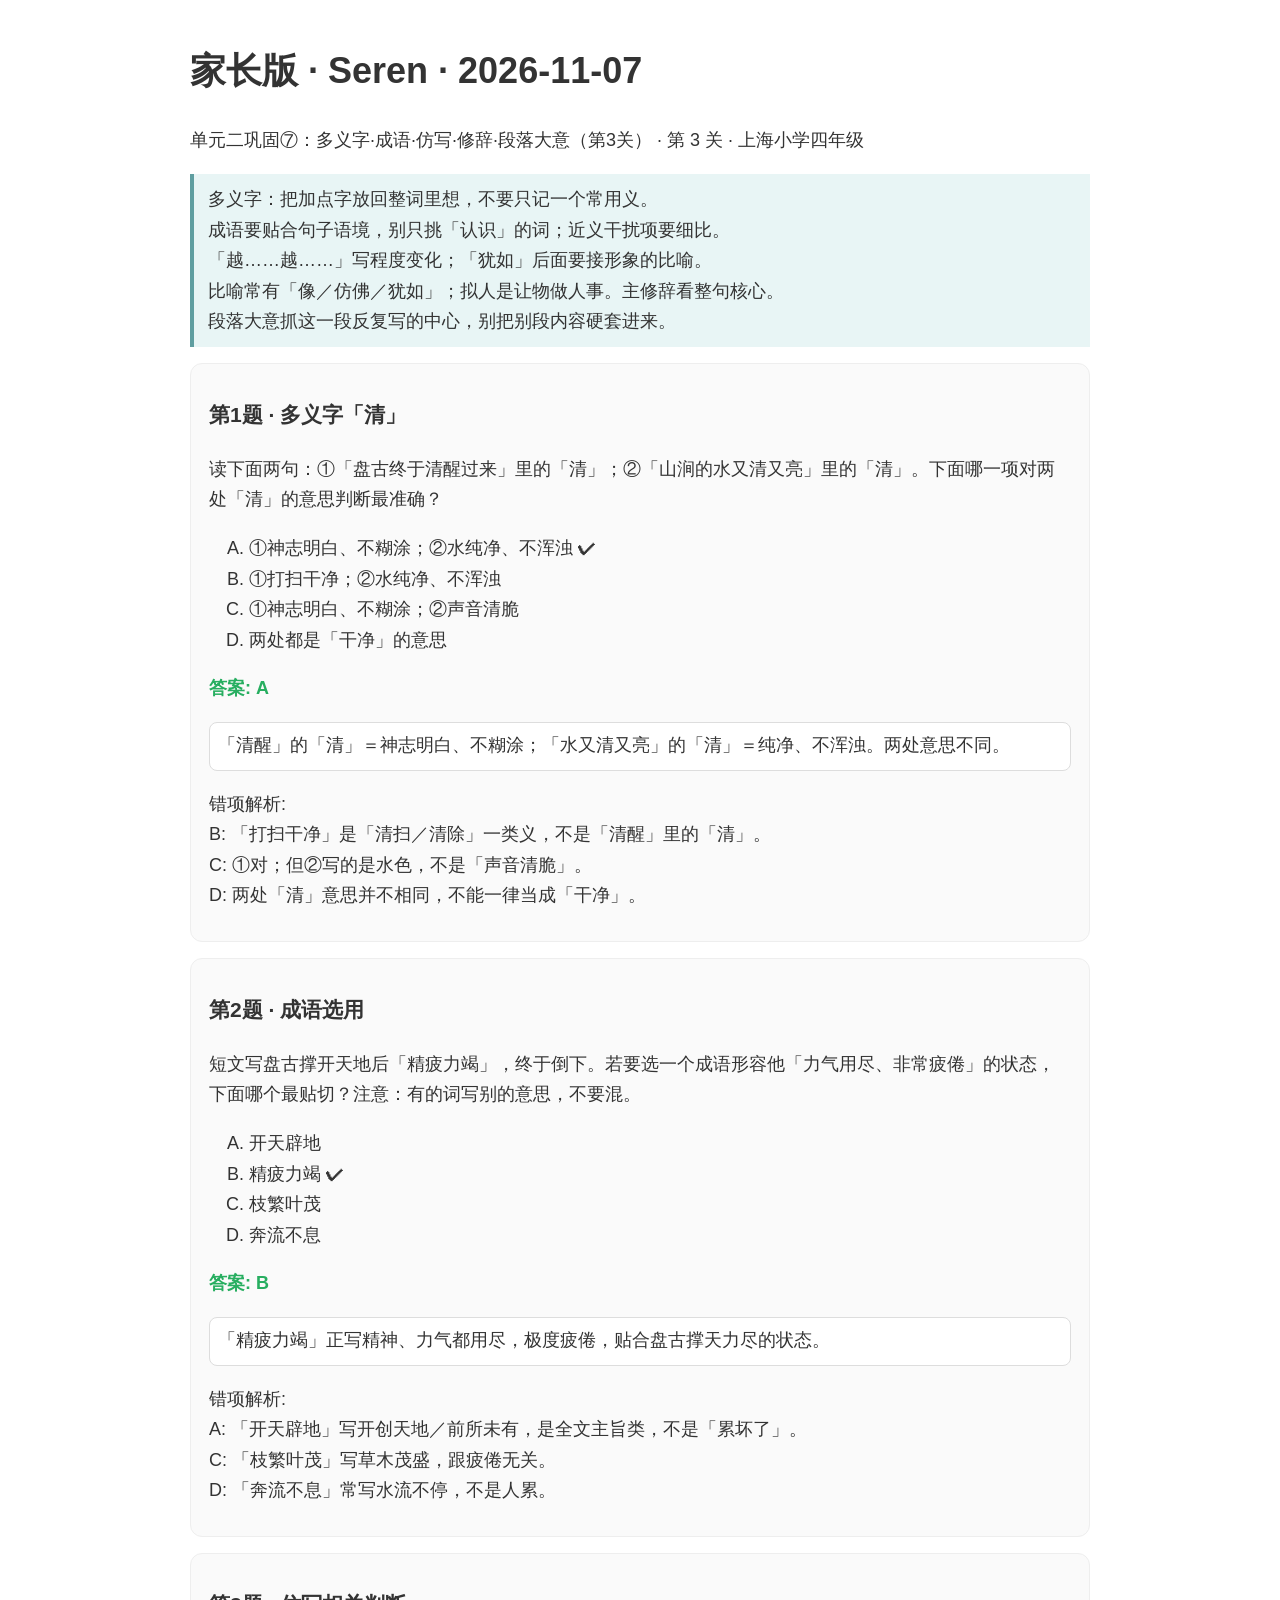
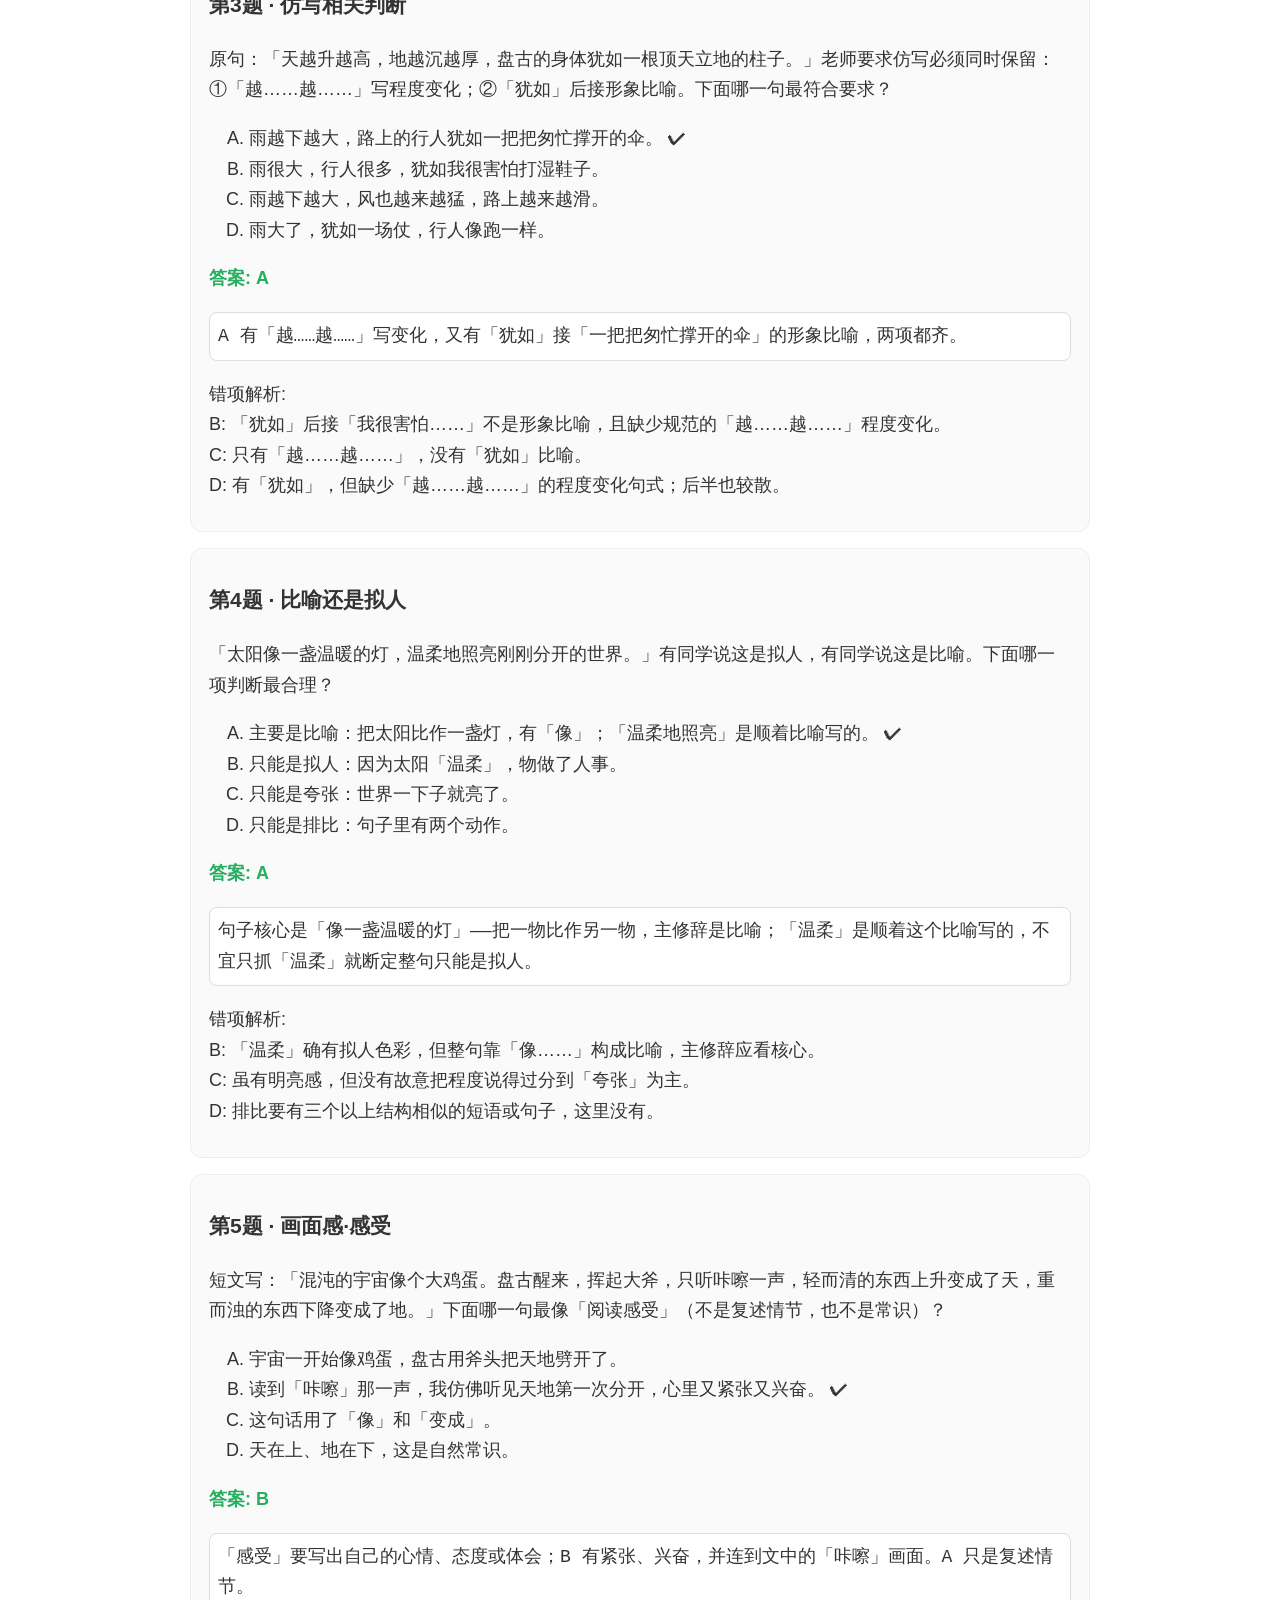
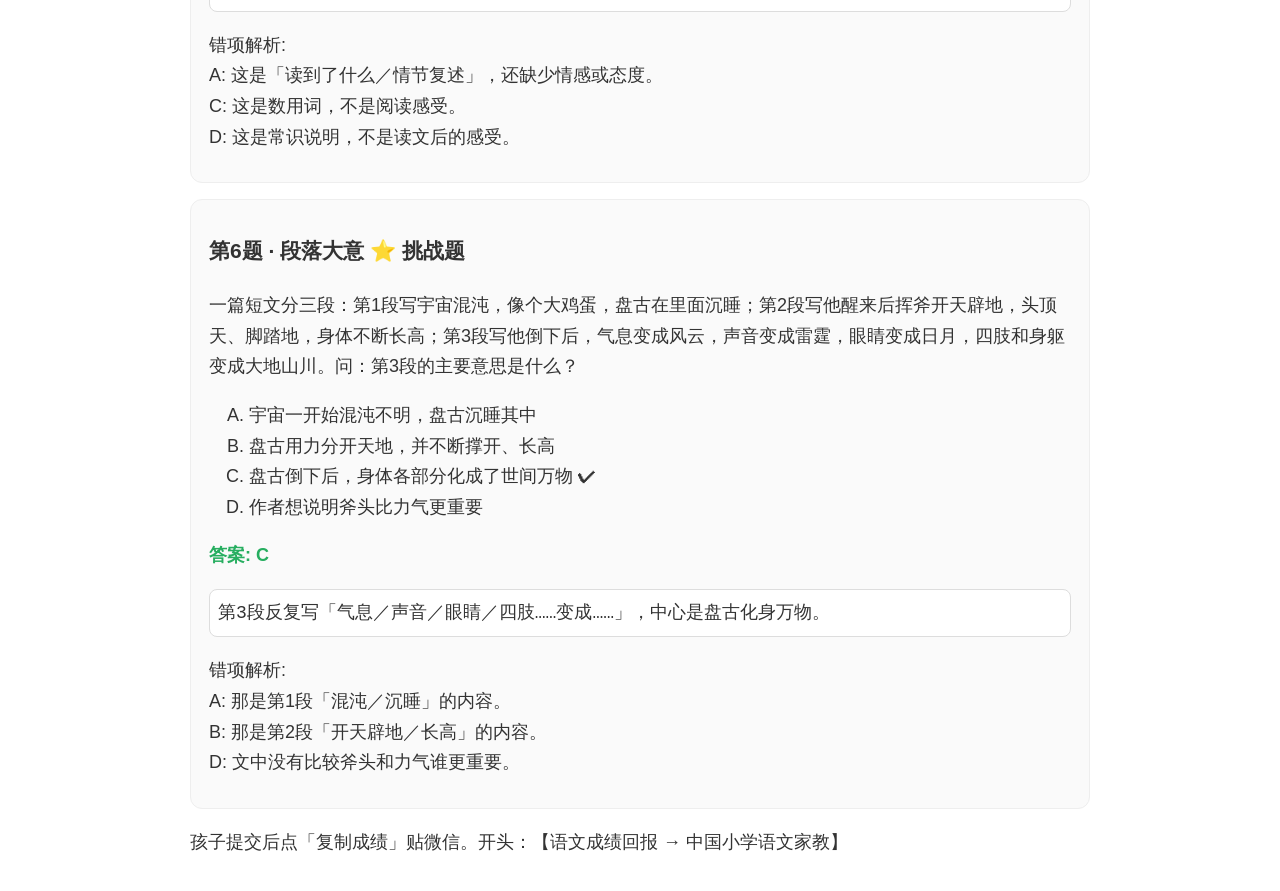
<file: 2026-11-07/parent.html>
<!doctype html><html lang="zh-CN"><head><meta charset="utf-8"><meta name="viewport" content="width=device-width,initial-scale=1"><meta name="robots" content="noindex">
<title>家长版 · Seren 语文 2026-11-07</title><style>body{font-family:-apple-system,"PingFang SC",sans-serif;max-width:900px;margin:auto;padding:16px;line-height:1.7;font-size:18px;color:#333}
.tip{background:#e8f5f5;border-left:4px solid #5f9ea0;padding:10px 14px}.q{border:1px solid #eee;border-radius:12px;padding:12px 18px;margin:16px 0;background:#fafafa}.a{color:#27ae60;font-weight:700}pre{background:#fff;border:1px solid #ddd;padding:8px;border-radius:8px;white-space:pre-wrap}</style></head><body>
<h1>家长版 · Seren · 2026-11-07</h1><p>单元二巩固⑦：多义字·成语·仿写·修辞·段落大意（第3关） · 第 3 关 · 上海小学四年级</p><div class="tip">多义字：把加点字放回整词里想，不要只记一个常用义。<br>成语要贴合句子语境，别只挑「认识」的词；近义干扰项要细比。<br>「越……越……」写程度变化；「犹如」后面要接形象的比喻。<br>比喻常有「像／仿佛／犹如」；拟人是让物做人事。主修辞看整句核心。<br>段落大意抓这一段反复写的中心，别把别段内容硬套进来。</div><div class="q"><h3>第1题 · 多义字「清」</h3><p>读下面两句：①「盘古终于清醒过来」里的「清」；②「山涧的水又清又亮」里的「清」。下面哪一项对两处「清」的意思判断最准确？</p>
<ol type="A"><li>①神志明白、不糊涂；②水纯净、不浑浊 ✔</li><li>①打扫干净；②水纯净、不浑浊</li><li>①神志明白、不糊涂；②声音清脆</li><li>两处都是「干净」的意思</li></ol>
<p class="a">答案: A</p><pre>「清醒」的「清」＝神志明白、不糊涂；「水又清又亮」的「清」＝纯净、不浑浊。两处意思不同。</pre>
<p>错项解析:<br>B: 「打扫干净」是「清扫／清除」一类义，不是「清醒」里的「清」。<br>C: ①对；但②写的是水色，不是「声音清脆」。<br>D: 两处「清」意思并不相同，不能一律当成「干净」。</p></div><div class="q"><h3>第2题 · 成语选用</h3><p>短文写盘古撑开天地后「精疲力竭」，终于倒下。若要选一个成语形容他「力气用尽、非常疲倦」的状态，下面哪个最贴切？注意：有的词写别的意思，不要混。</p>
<ol type="A"><li>开天辟地</li><li>精疲力竭 ✔</li><li>枝繁叶茂</li><li>奔流不息</li></ol>
<p class="a">答案: B</p><pre>「精疲力竭」正写精神、力气都用尽，极度疲倦，贴合盘古撑天力尽的状态。</pre>
<p>错项解析:<br>A: 「开天辟地」写开创天地／前所未有，是全文主旨类，不是「累坏了」。<br>C: 「枝繁叶茂」写草木茂盛，跟疲倦无关。<br>D: 「奔流不息」常写水流不停，不是人累。</p></div><div class="q"><h3>第3题 · 仿写相关判断</h3><p>原句：「天越升越高，地越沉越厚，盘古的身体犹如一根顶天立地的柱子。」老师要求仿写必须同时保留：①「越……越……」写程度变化；②「犹如」后接形象比喻。下面哪一句最符合要求？</p>
<ol type="A"><li>雨越下越大，路上的行人犹如一把把匆忙撑开的伞。 ✔</li><li>雨很大，行人很多，犹如我很害怕打湿鞋子。</li><li>雨越下越大，风也越来越猛，路上越来越滑。</li><li>雨大了，犹如一场仗，行人像跑一样。</li></ol>
<p class="a">答案: A</p><pre>A 有「越……越……」写变化，又有「犹如」接「一把把匆忙撑开的伞」的形象比喻，两项都齐。</pre>
<p>错项解析:<br>B: 「犹如」后接「我很害怕……」不是形象比喻，且缺少规范的「越……越……」程度变化。<br>C: 只有「越……越……」，没有「犹如」比喻。<br>D: 有「犹如」，但缺少「越……越……」的程度变化句式；后半也较散。</p></div><div class="q"><h3>第4题 · 比喻还是拟人</h3><p>「太阳像一盏温暖的灯，温柔地照亮刚刚分开的世界。」有同学说这是拟人，有同学说这是比喻。下面哪一项判断最合理？</p>
<ol type="A"><li>主要是比喻：把太阳比作一盏灯，有「像」；「温柔地照亮」是顺着比喻写的。 ✔</li><li>只能是拟人：因为太阳「温柔」，物做了人事。</li><li>只能是夸张：世界一下子就亮了。</li><li>只能是排比：句子里有两个动作。</li></ol>
<p class="a">答案: A</p><pre>句子核心是「像一盏温暖的灯」——把一物比作另一物，主修辞是比喻；「温柔」是顺着这个比喻写的，不宜只抓「温柔」就断定整句只能是拟人。</pre>
<p>错项解析:<br>B: 「温柔」确有拟人色彩，但整句靠「像……」构成比喻，主修辞应看核心。<br>C: 虽有明亮感，但没有故意把程度说得过分到「夸张」为主。<br>D: 排比要有三个以上结构相似的短语或句子，这里没有。</p></div><div class="q"><h3>第5题 · 画面感·感受</h3><p>短文写：「混沌的宇宙像个大鸡蛋。盘古醒来，挥起大斧，只听咔嚓一声，轻而清的东西上升变成了天，重而浊的东西下降变成了地。」下面哪一句最像「阅读感受」（不是复述情节，也不是常识）？</p>
<ol type="A"><li>宇宙一开始像鸡蛋，盘古用斧头把天地劈开了。</li><li>读到「咔嚓」那一声，我仿佛听见天地第一次分开，心里又紧张又兴奋。 ✔</li><li>这句话用了「像」和「变成」。</li><li>天在上、地在下，这是自然常识。</li></ol>
<p class="a">答案: B</p><pre>「感受」要写出自己的心情、态度或体会；B 有紧张、兴奋，并连到文中的「咔嚓」画面。A 只是复述情节。</pre>
<p>错项解析:<br>A: 这是「读到了什么／情节复述」，还缺少情感或态度。<br>C: 这是数用词，不是阅读感受。<br>D: 这是常识说明，不是读文后的感受。</p></div><div class="q"><h3>第6题 · 段落大意 ⭐ 挑战题</h3><p>一篇短文分三段：第1段写宇宙混沌，像个大鸡蛋，盘古在里面沉睡；第2段写他醒来后挥斧开天辟地，头顶天、脚踏地，身体不断长高；第3段写他倒下后，气息变成风云，声音变成雷霆，眼睛变成日月，四肢和身躯变成大地山川。问：第3段的主要意思是什么？</p>
<ol type="A"><li>宇宙一开始混沌不明，盘古沉睡其中</li><li>盘古用力分开天地，并不断撑开、长高</li><li>盘古倒下后，身体各部分化成了世间万物 ✔</li><li>作者想说明斧头比力气更重要</li></ol>
<p class="a">答案: C</p><pre>第3段反复写「气息／声音／眼睛／四肢……变成……」，中心是盘古化身万物。</pre>
<p>错项解析:<br>A: 那是第1段「混沌／沉睡」的内容。<br>B: 那是第2段「开天辟地／长高」的内容。<br>D: 文中没有比较斧头和力气谁更重要。</p></div>
<p>孩子提交后点「复制成绩」贴微信。开头：【语文成绩回报 → 中国小学语文家教】</p></body></html>
</file>
<file: assets/quiz.css>
body{font-family:-apple-system,"PingFang TC","Noto Sans TC",sans-serif;background:#f0f7f7;margin:0;color:#333}
header{background:#5f9ea0;color:#fff;padding:18px 24px;font-size:28px;font-weight:700}
header small{display:block;font-size:17px;font-weight:400;margin-top:4px}
main{max-width:1000px;margin:auto;padding:16px}
.q{background:#fff;border-radius:18px;box-shadow:0 2px 8px #0001;margin:18px 0;padding:18px}
.q h2{margin:0 0 8px;font-size:22px}.tag{background:#e84393;color:#fff;border-radius:10px;padding:2px 10px;font-size:16px;margin-left:8px}
.q p{font-size:23px;line-height:1.55;margin:6px 0 12px}
.opt{display:block;width:100%;text-align:left;font-size:22px;padding:16px 18px;margin:10px 0;border-radius:14px;border:3px solid #dfe6e9;background:#fafafa;color:#333;min-height:60px}
.opt b{display:inline-block;width:2em}
.opt.sel{border-color:#0984e3;background:#e3f2fd}
.opt.right{border-color:#00b894;background:#e6fff7}.opt.wrong{border-color:#d63031;background:#ffecec}
.fb{font-size:20px;line-height:1.5;margin-top:8px;padding:10px 14px;border-radius:12px;background:#f5f6fa}
.ok{color:#00a37a;font-weight:700}.no{color:#d63031;font-weight:700}
.bar{display:flex;gap:14px;justify-content:center;flex-wrap:wrap;margin:20px 0 60px}
.big{font-size:26px;padding:16px 40px;border-radius:14px;border:none;font-weight:700;color:#fff;background:#00b894}
.big.alt{background:#636e72}.big.cp{background:#0984e3}
#msg{text-align:center;font-size:22px;margin:10px}#msg.err{color:#d63031;font-weight:700}
#score{text-align:center;font-size:32px;font-weight:700;margin:10px}
#cpbox{display:none;width:100%;height:220px;font-size:16px}
</file>
